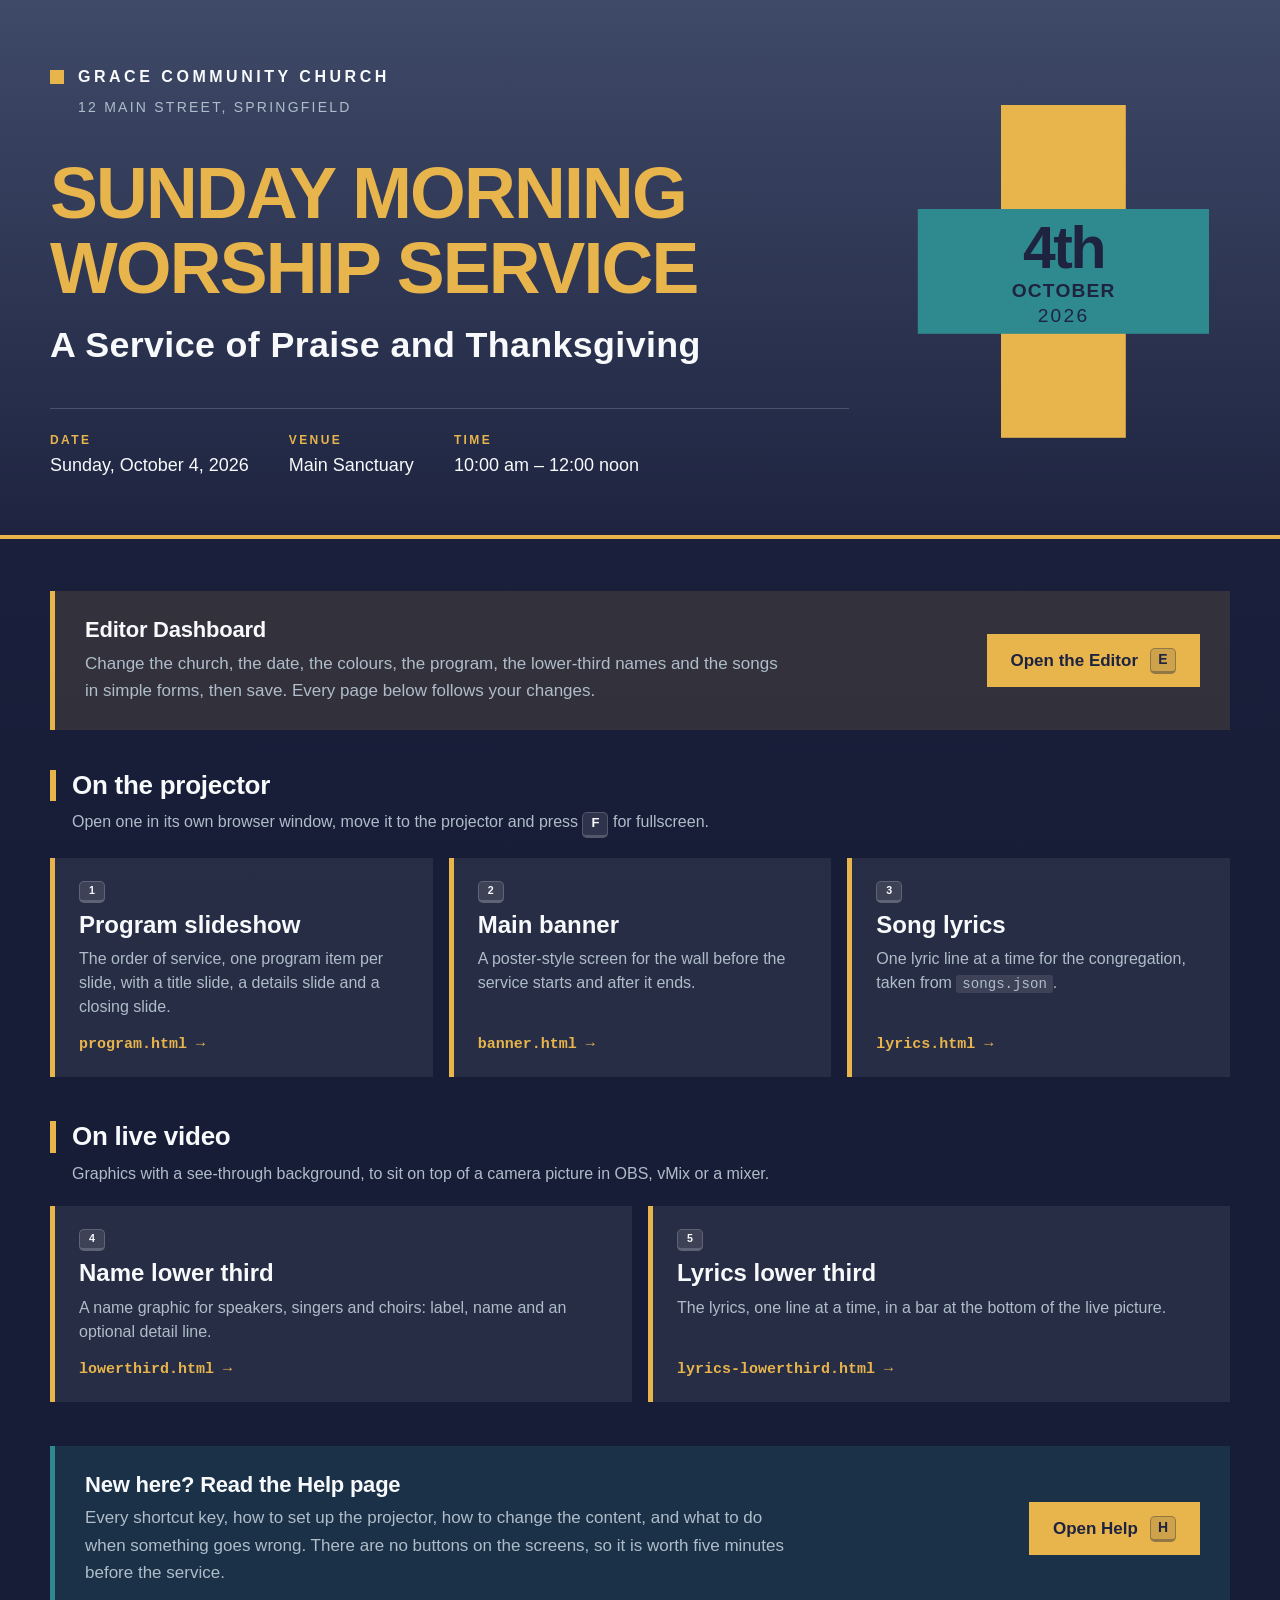
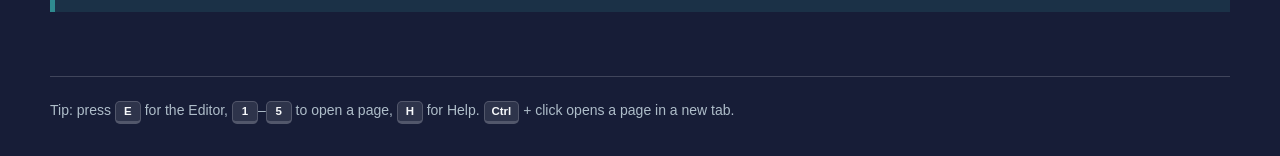
<file: index.html>
<!DOCTYPE html>
<html lang="en">
<head>
  <meta charset="utf-8">
  <meta name="viewport" content="width=device-width, initial-scale=1">
  <title>Church Live Hosting Program</title>
  <meta name="description" content="Start here: the program slideshow, main banner, lyrics, lower thirds and the Editor Dashboard, all driven from config.json and songs.json.">
  <link rel="stylesheet" href="home.css">
  <script src="data.js"></script>
</head>
<body>

<header class="hero" id="top">
  <div class="wrap hero-grid">
    <div class="hero-text">
      <p class="church"><i class="mark" aria-hidden="true"></i><span id="church"></span></p>
      <p class="place" id="place" hidden></p>

      <h1 id="headline"></h1>
      <p class="and" id="connector" hidden><span id="connectorText"></span></p>
      <p class="program" id="program" hidden></p>

      <dl class="facts" id="facts"></dl>
    </div>

    <div class="cross" id="cross" aria-hidden="true">
      <svg viewBox="0 0 400 400" focusable="false">
        <rect class="arm-v" x="125" y="0" width="150" height="400"/>
        <rect class="arm-h" x="25" y="125" width="350" height="150"/>
      </svg>
      <div class="plate" id="plate">
        <span class="plate-day" id="plateDay"></span>
        <span class="plate-month" id="plateMonth"></span>
        <span class="plate-year" id="plateYear"></span>
      </div>
    </div>
  </div>
</header>

<main class="wrap">

  <section class="help-strip edit-strip" aria-labelledby="g-edit">
    <div>
      <h2 id="g-edit">Editor Dashboard</h2>
      <p>Change the church, the date, the colours, the program, the lower-third names and the songs in simple forms, then save. Every page below follows your changes.</p>
    </div>
    <a class="btn" href="editor.html" data-key="e">Open the Editor <kbd>E</kbd></a>
  </section>

  <section class="group" aria-labelledby="g-screen">
    <h2 id="g-screen">On the projector</h2>
    <p class="group-note">Open one in its own browser window, move it to the projector and press <kbd>F</kbd> for fullscreen.</p>
    <div class="cards">
      <a class="card" href="program.html" data-key="1">
        <span class="card-k"><kbd>1</kbd></span>
        <strong>Program slideshow</strong>
        <span class="card-d">The order of service, one program item per slide, with a title slide, a details slide and a closing slide.</span>
        <em>program.html →</em>
      </a>
      <a class="card" href="banner.html" data-key="2">
        <span class="card-k"><kbd>2</kbd></span>
        <strong>Main banner</strong>
        <span class="card-d">A poster-style screen for the wall before the service starts and after it ends.</span>
        <em>banner.html →</em>
      </a>
      <a class="card" href="lyrics.html" data-key="3">
        <span class="card-k"><kbd>3</kbd></span>
        <strong>Song lyrics</strong>
        <span class="card-d">One lyric line at a time for the congregation, taken from <code>songs.json</code>.</span>
        <em>lyrics.html →</em>
      </a>
    </div>
  </section>

  <section class="group" aria-labelledby="g-video">
    <h2 id="g-video">On live video</h2>
    <p class="group-note">Graphics with a see-through background, to sit on top of a camera picture in OBS, vMix or a mixer.</p>
    <div class="cards two">
      <a class="card" href="lowerthird.html" data-key="4">
        <span class="card-k"><kbd>4</kbd></span>
        <strong>Name lower third</strong>
        <span class="card-d">A name graphic for speakers, singers and choirs: label, name and an optional detail line.</span>
        <em>lowerthird.html →</em>
      </a>
      <a class="card" href="lyrics-lowerthird.html" data-key="5">
        <span class="card-k"><kbd>5</kbd></span>
        <strong>Lyrics lower third</strong>
        <span class="card-d">The lyrics, one line at a time, in a bar at the bottom of the live picture.</span>
        <em>lyrics-lowerthird.html →</em>
      </a>
    </div>
  </section>

  <section class="help-strip" aria-labelledby="g-help">
    <div>
      <h2 id="g-help">New here? Read the Help page</h2>
      <p>Every shortcut key, how to set up the projector, how to change the content, and what to do when something goes wrong. There are no buttons on the screens, so it is worth five minutes before the service.</p>
    </div>
    <a class="btn" href="help.html" data-key="h">Open Help <kbd>H</kbd></a>
  </section>

</main>

<footer class="wrap foot">
  <p>Tip: press <kbd>E</kbd> for the Editor, <kbd>1</kbd>–<kbd>5</kbd> to open a page, <kbd>H</kbd> for Help. <kbd>Ctrl</kbd> + click opens a page in a new tab.</p>
</footer>

<script src="home.js"></script>
</body>
</html>
</file>
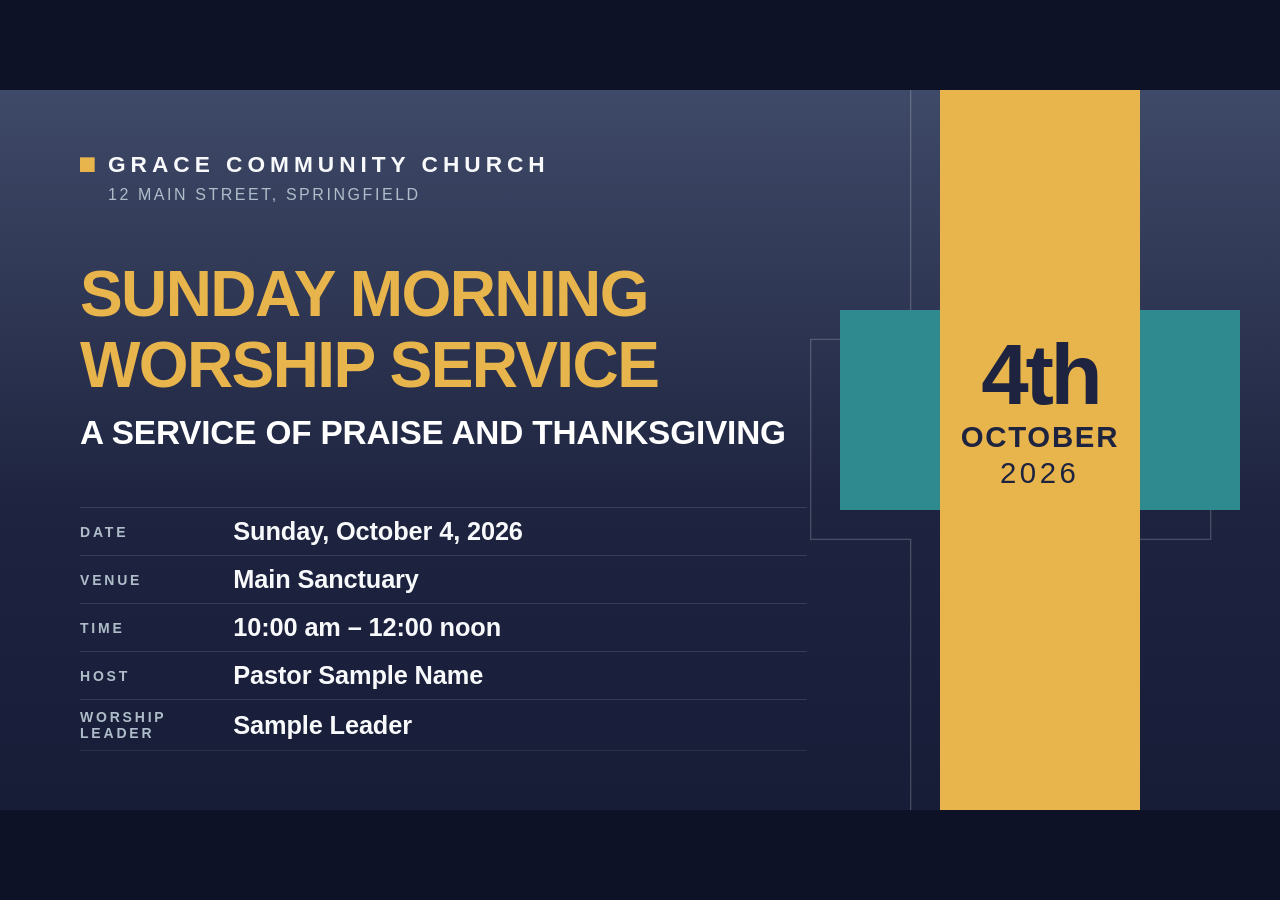
<file: banner.html>
<!DOCTYPE html>
<html lang="en">
<head>
  <meta charset="utf-8">
  <meta name="viewport" content="width=device-width, initial-scale=1">
  <title>Main Banner</title>
  <meta name="description" content="Main banner for the church service or event.">
  <link rel="stylesheet" href="banner.css">
  <script src="data.js"></script>
</head>
<body>
  <main id="stage" class="stage" aria-label="Main banner">

    <!-- Cross artwork -->
    <svg class="art" viewBox="0 0 1920 1080" aria-hidden="true" focusable="false">
      <path class="outline" d="M1410 -100 H1710 V330 H1860 V630 H1710 V1180 H1410 V630 H1260 V330 H1410 Z"/>
      <rect class="arm arm-h" x="1260" y="330" width="600" height="300"/>
      <rect class="arm arm-v" x="1410" y="-100" width="300" height="1280"/>
    </svg>

    <!-- Date plate in the centre of the cross (filled from config.json) -->
    <div class="plate" id="plate">
      <span class="plate-day" id="plateDay"></span>
      <span class="plate-month" id="plateMonth"></span>
      <span class="plate-year" id="plateYear"></span>
    </div>

    <div class="content">
      <header class="head">
        <p class="church"><i class="mark" aria-hidden="true"></i><span id="church"></span></p>
        <p class="place" id="place"></p>
      </header>

      <section class="title">
        <h1 id="headline"></h1>
        <p class="and" id="connector"><span class="mask"><span class="line" id="connectorText"></span></span></p>
        <p class="program" id="program"><span class="mask"><span class="line" id="programText"></span></span></p>
      </section>

      <dl class="facts" id="facts"></dl>
    </div>
  </main>

  <script src="banner.js"></script>
</body>
</html>
</file>
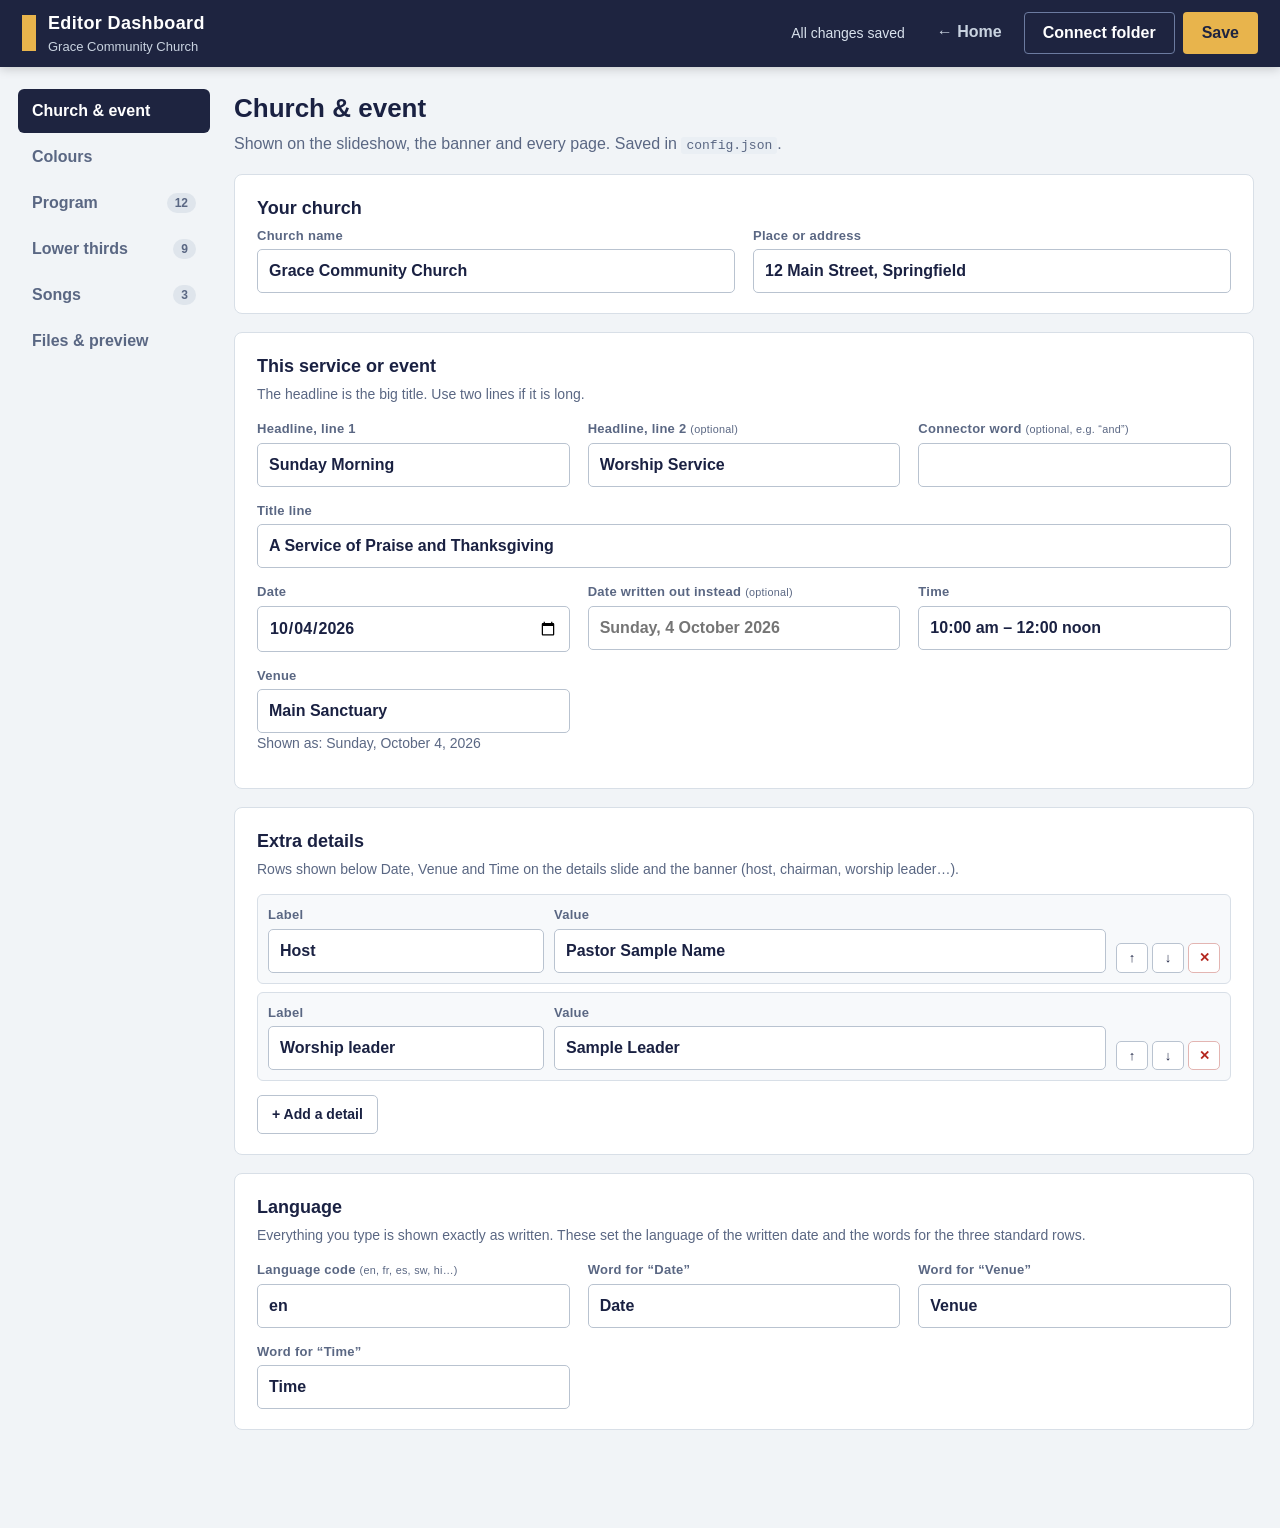
<file: editor.html>
<!DOCTYPE html>
<html lang="en" data-editor>
<head>
  <meta charset="utf-8">
  <meta name="viewport" content="width=device-width, initial-scale=1">
  <title>Editor Dashboard</title>
  <meta name="description" content="Edit the church details, program, lower-third names and songs, stored as JSON.">
  <link rel="stylesheet" href="editor.css">
  <script src="data.js"></script>
</head>
<body>

<header class="top">
  <div class="brand">
    <i class="mark" aria-hidden="true"></i>
    <div><strong>Editor Dashboard</strong><span id="churchName">Church Live Hosting Program</span></div>
  </div>
  <div class="status" id="status" role="status" aria-live="polite"></div>
  <div class="actions">
    <a class="home" href="index.html" title="Back to the home page">&larr; Home</a>
    <button type="button" id="btnConnect" class="ghost" hidden>Connect folder</button>
    <button type="button" id="btnSave" class="primary" title="Save (Ctrl + S)">Save</button>
  </div>
</header>

<div class="layout">
  <nav class="tabs" id="tabs" aria-label="Sections">
    <button type="button" data-tab="church">Church &amp; event</button>
    <button type="button" data-tab="colours">Colours</button>
    <button type="button" data-tab="program">Program <span class="count" id="cProgram"></span></button>
    <button type="button" data-tab="lower">Lower thirds <span class="count" id="cLower"></span></button>
    <button type="button" data-tab="songs">Songs <span class="count" id="cSongs"></span></button>
    <button type="button" data-tab="files">Files &amp; preview</button>
  </nav>
  <main id="panel" tabindex="-1"></main>
</div>

<div id="toast" class="toast" role="status"></div>

<dialog id="dlg"></dialog>
<input type="file" id="importInput" accept=".json,application/json" multiple hidden>

<script src="editor.js"></script>
</body>
</html>
</file>
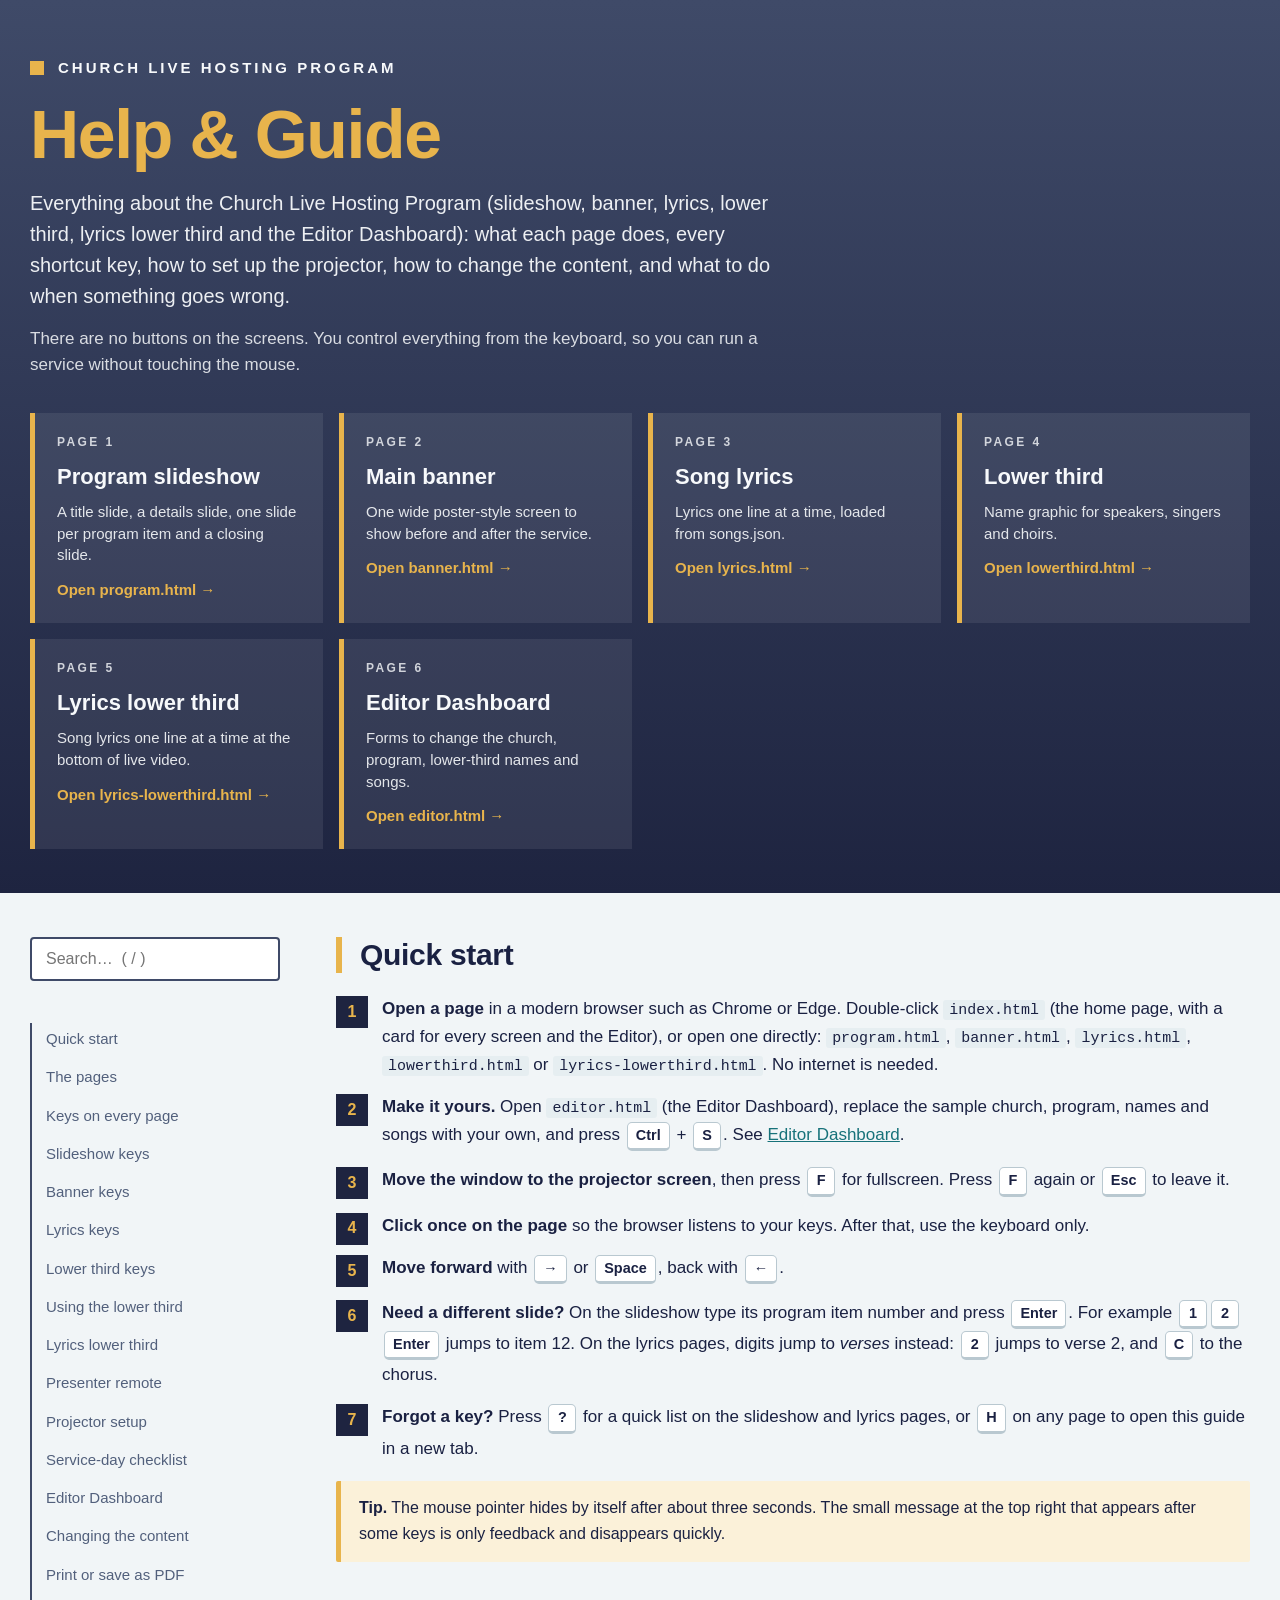
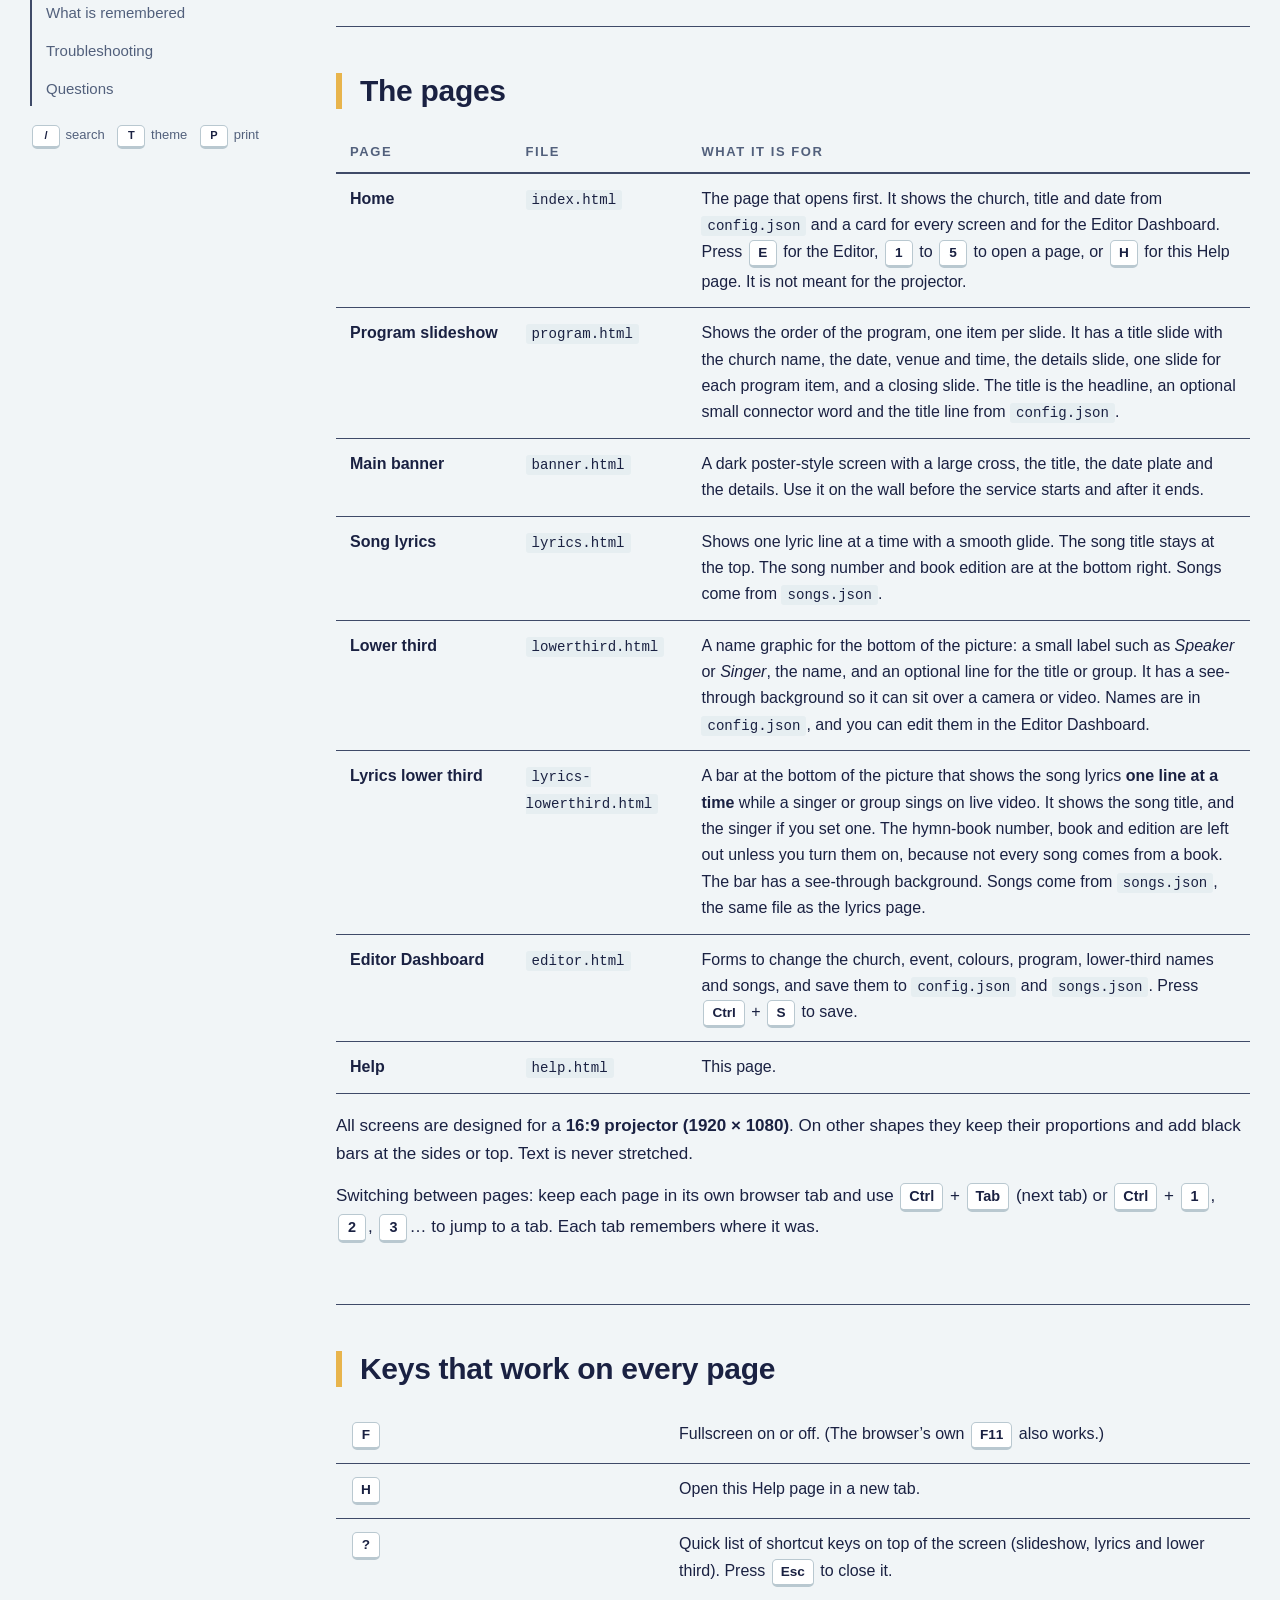
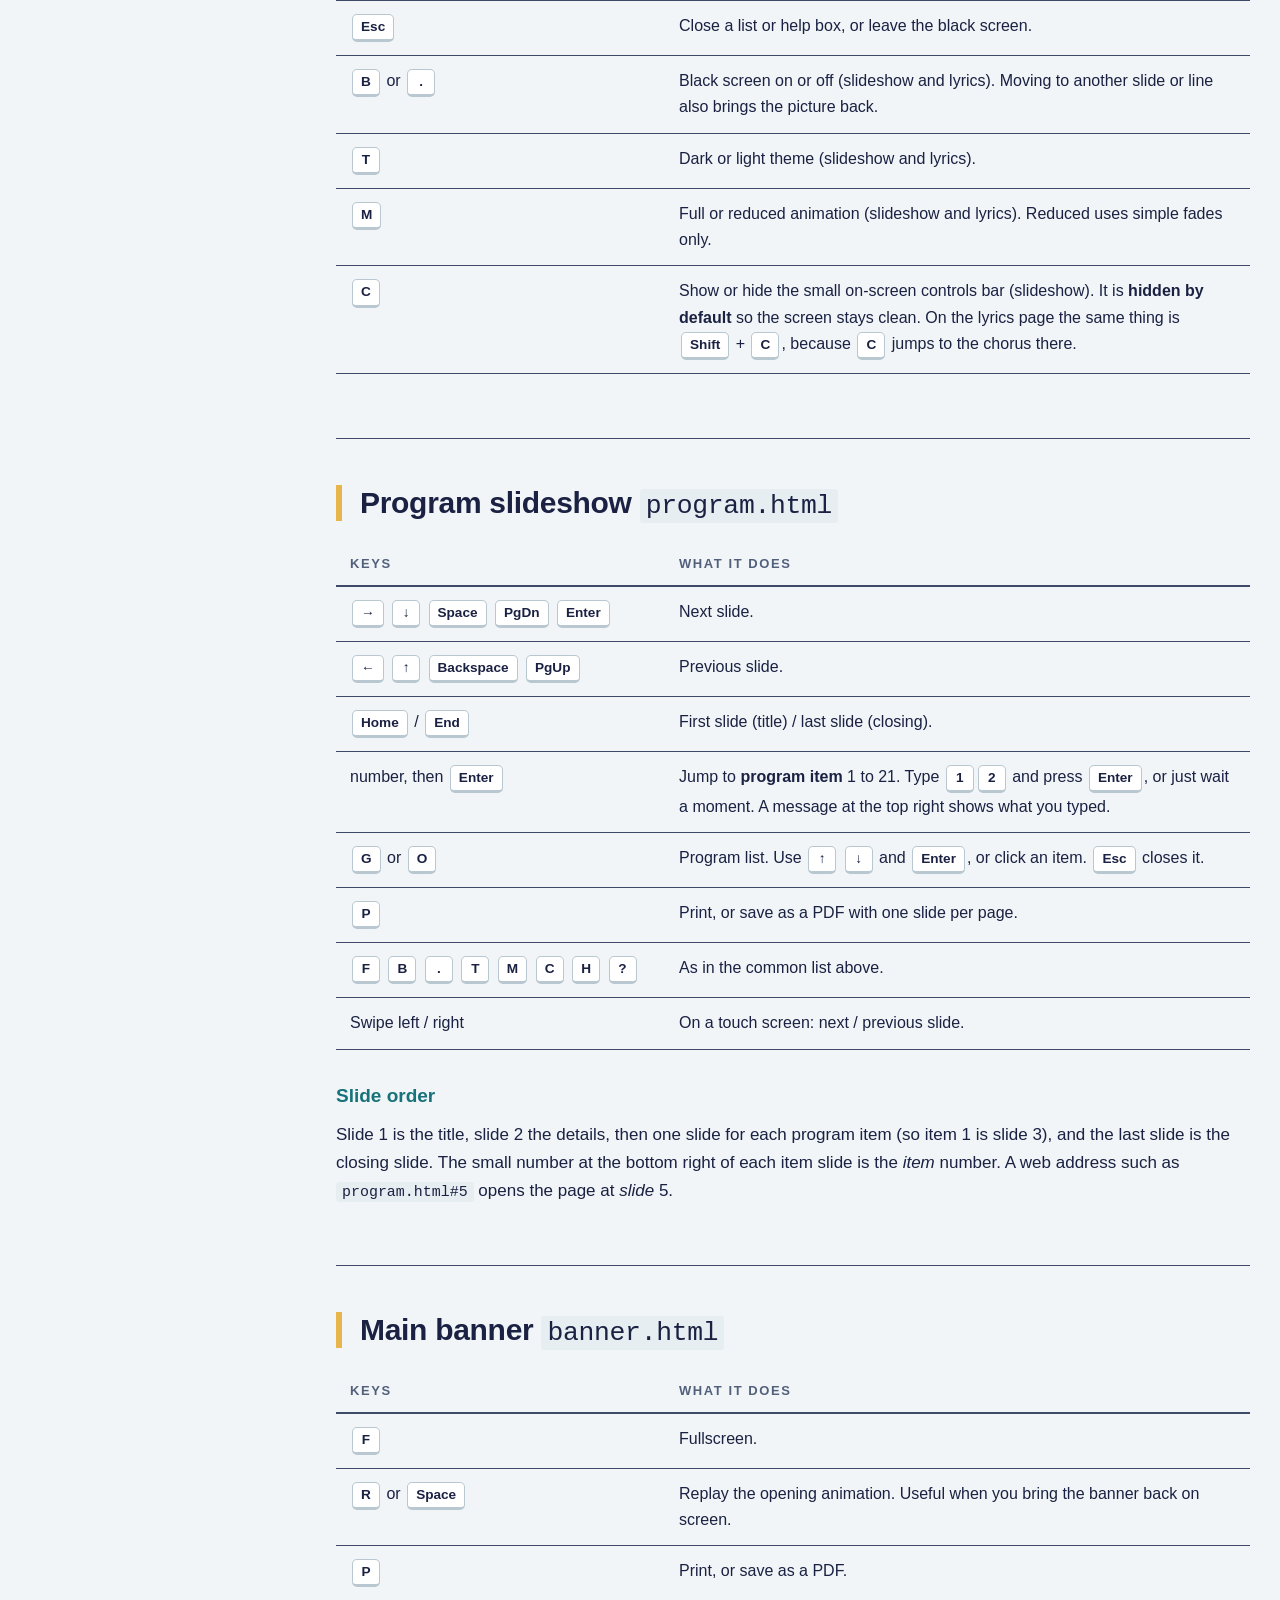
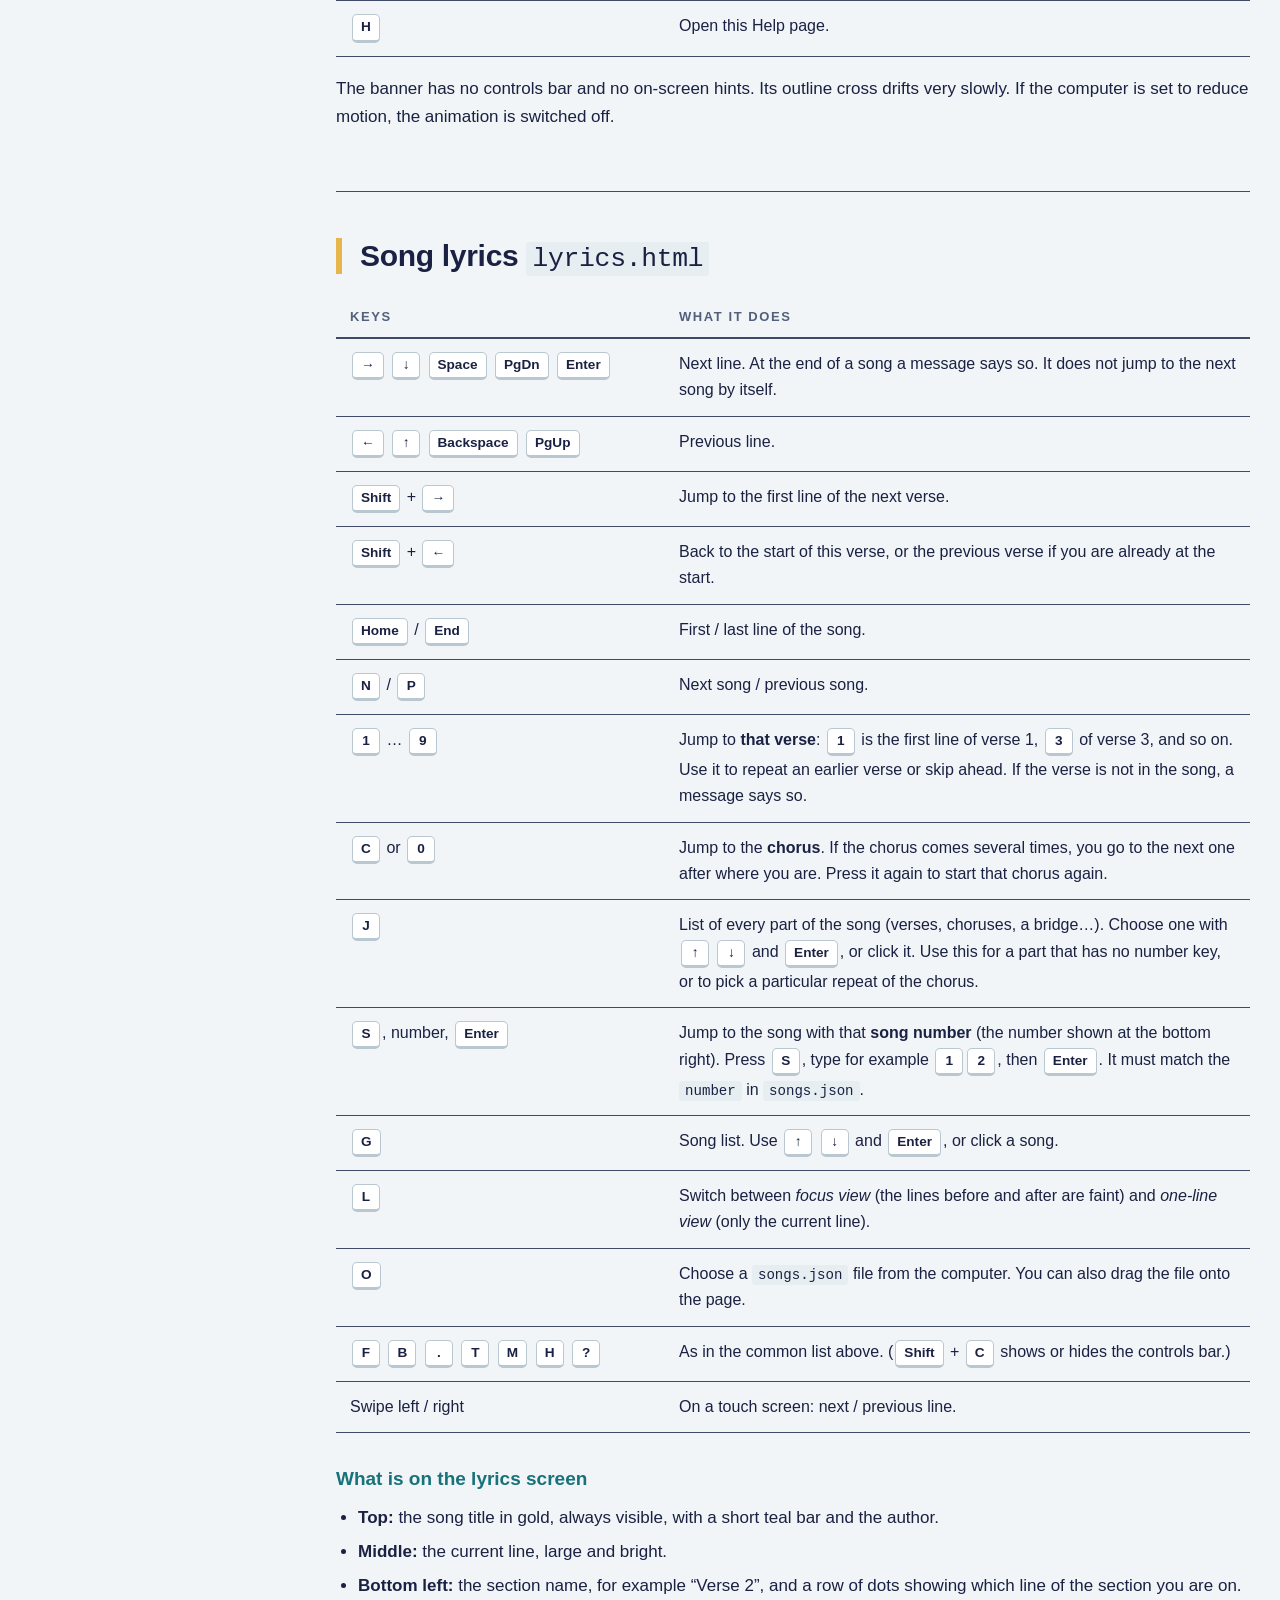
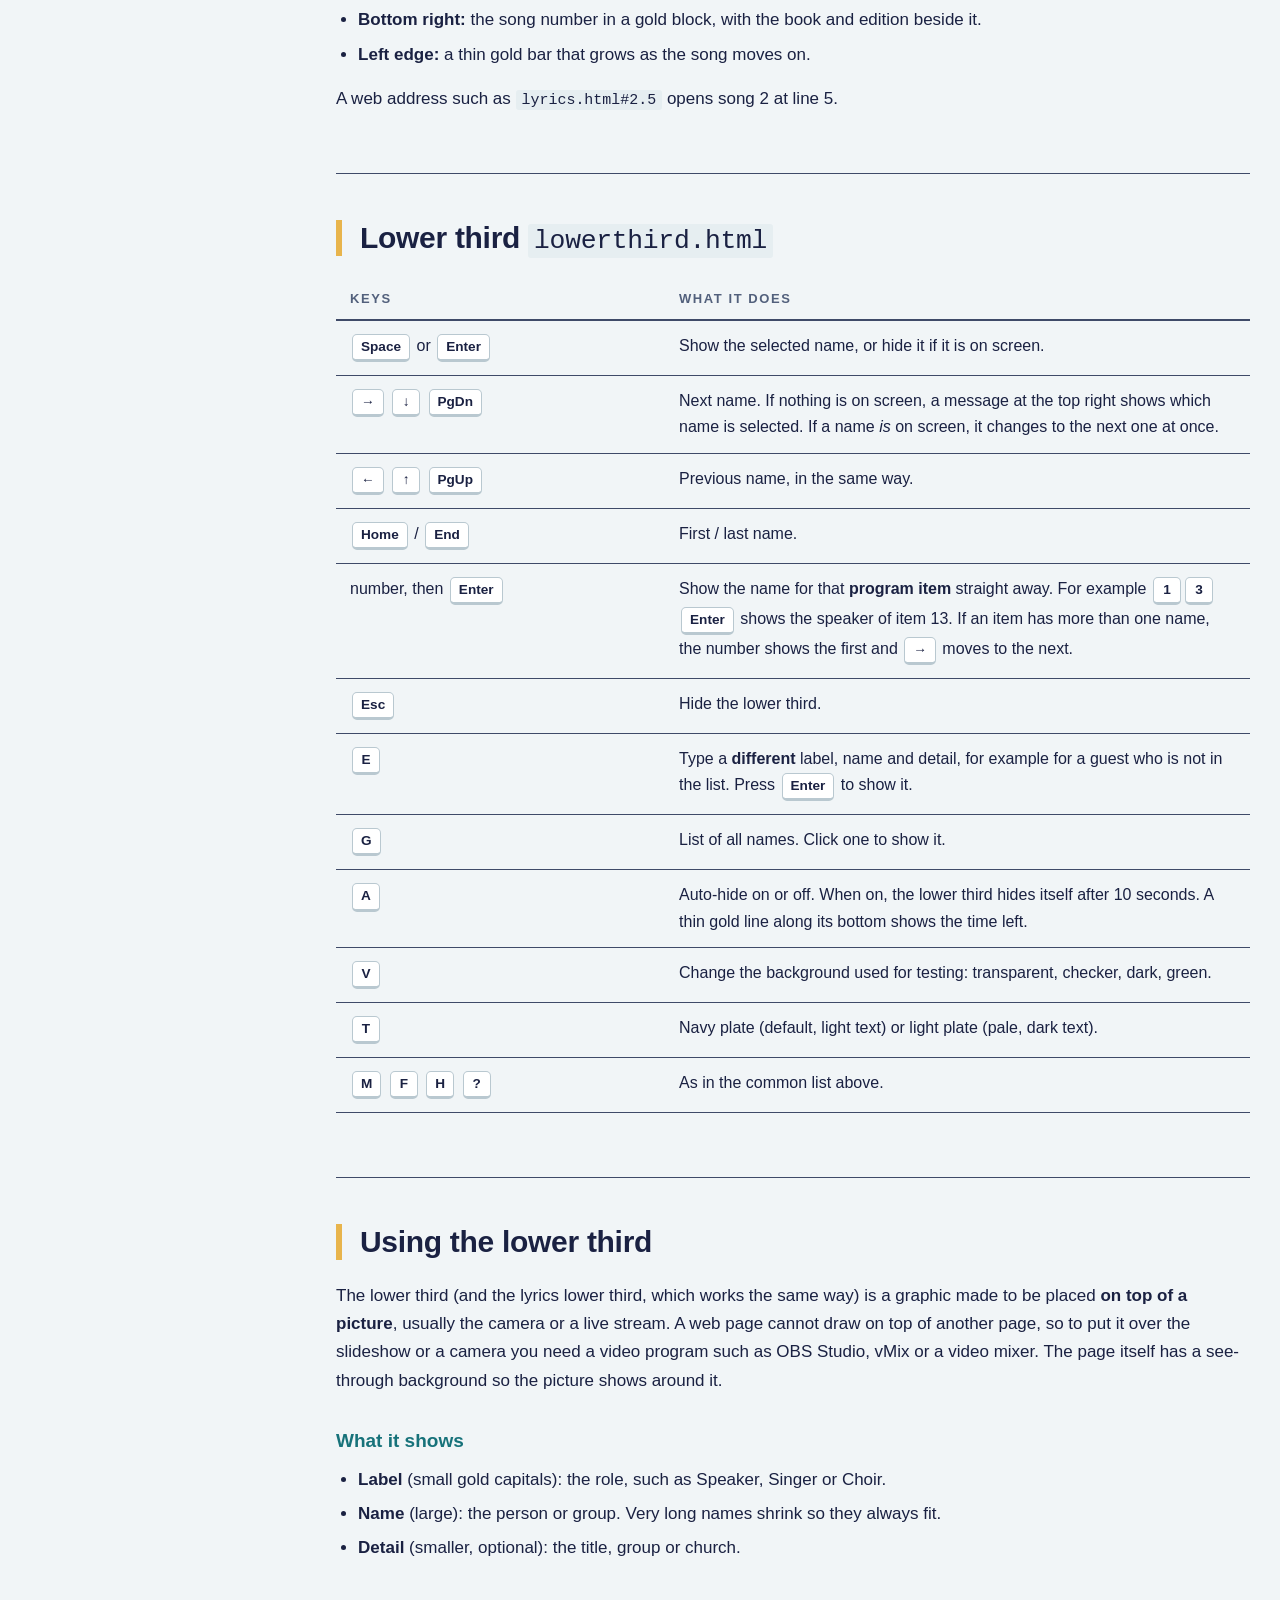
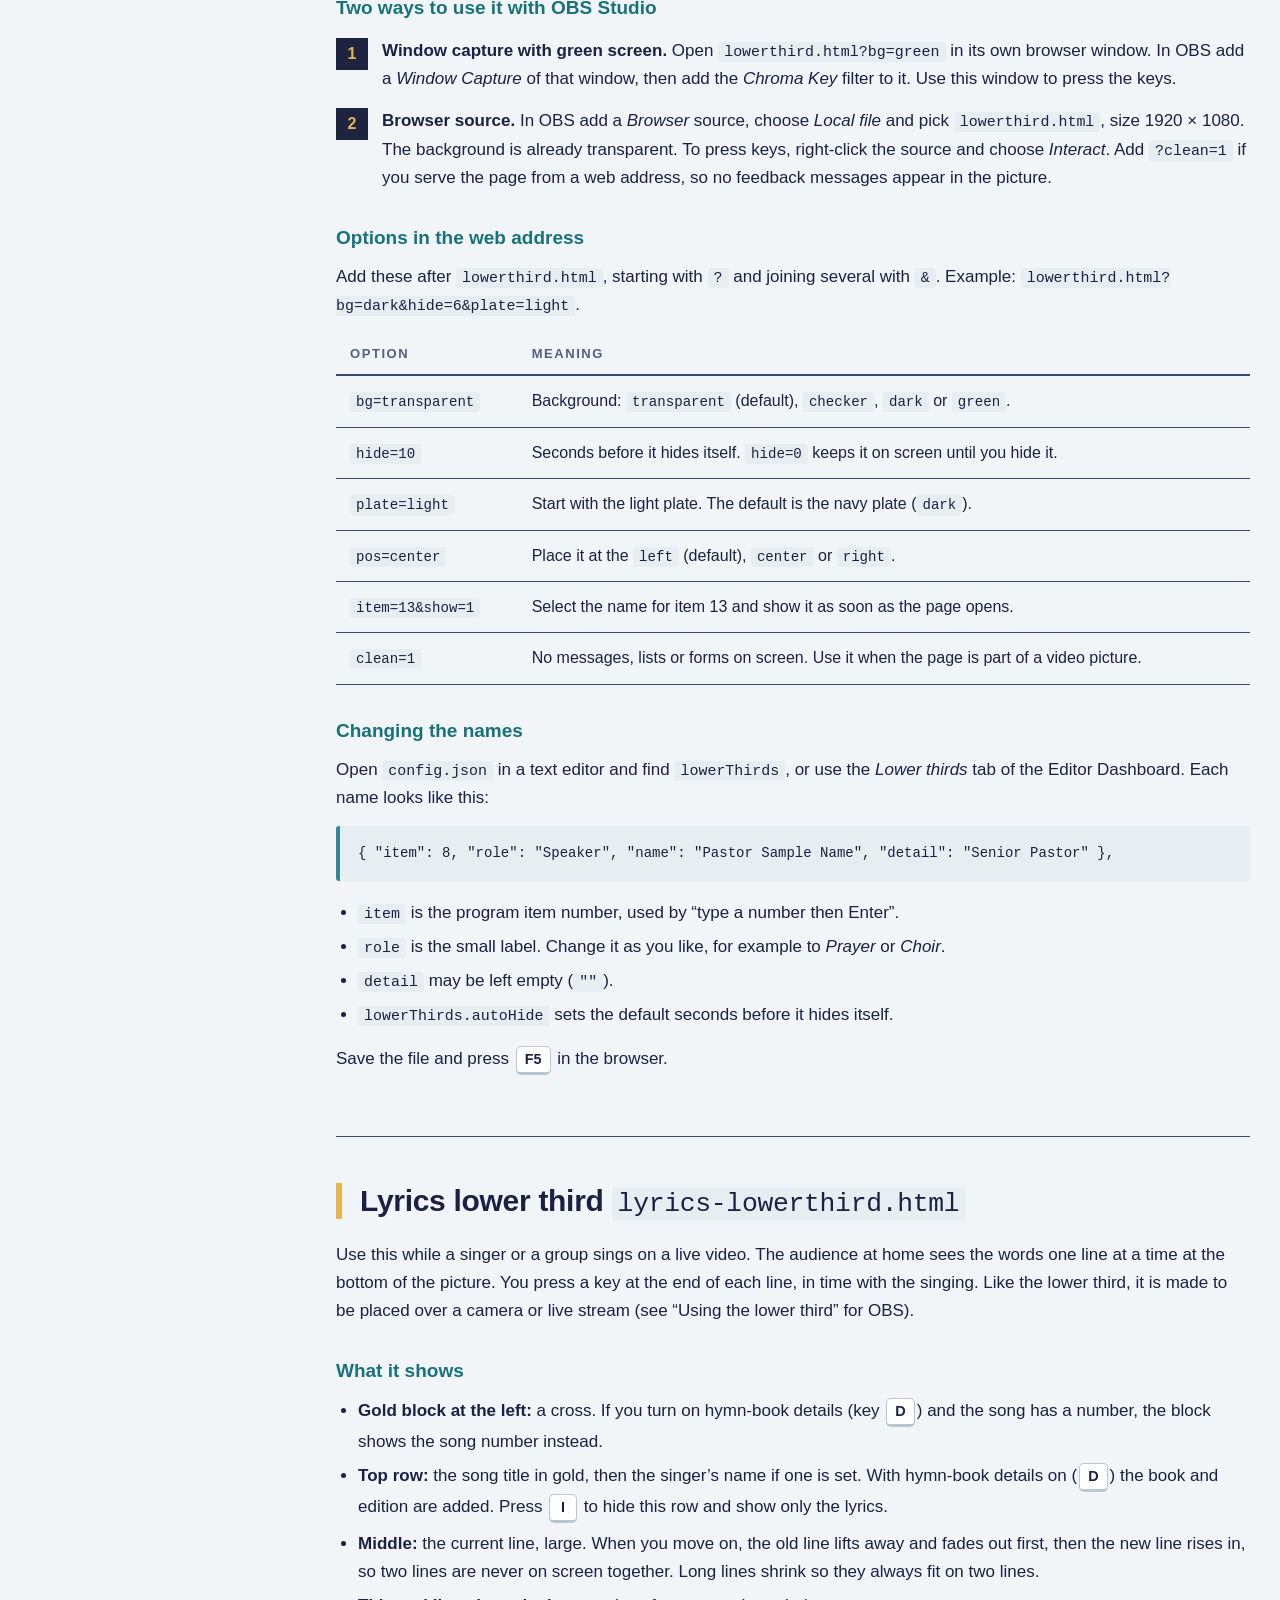
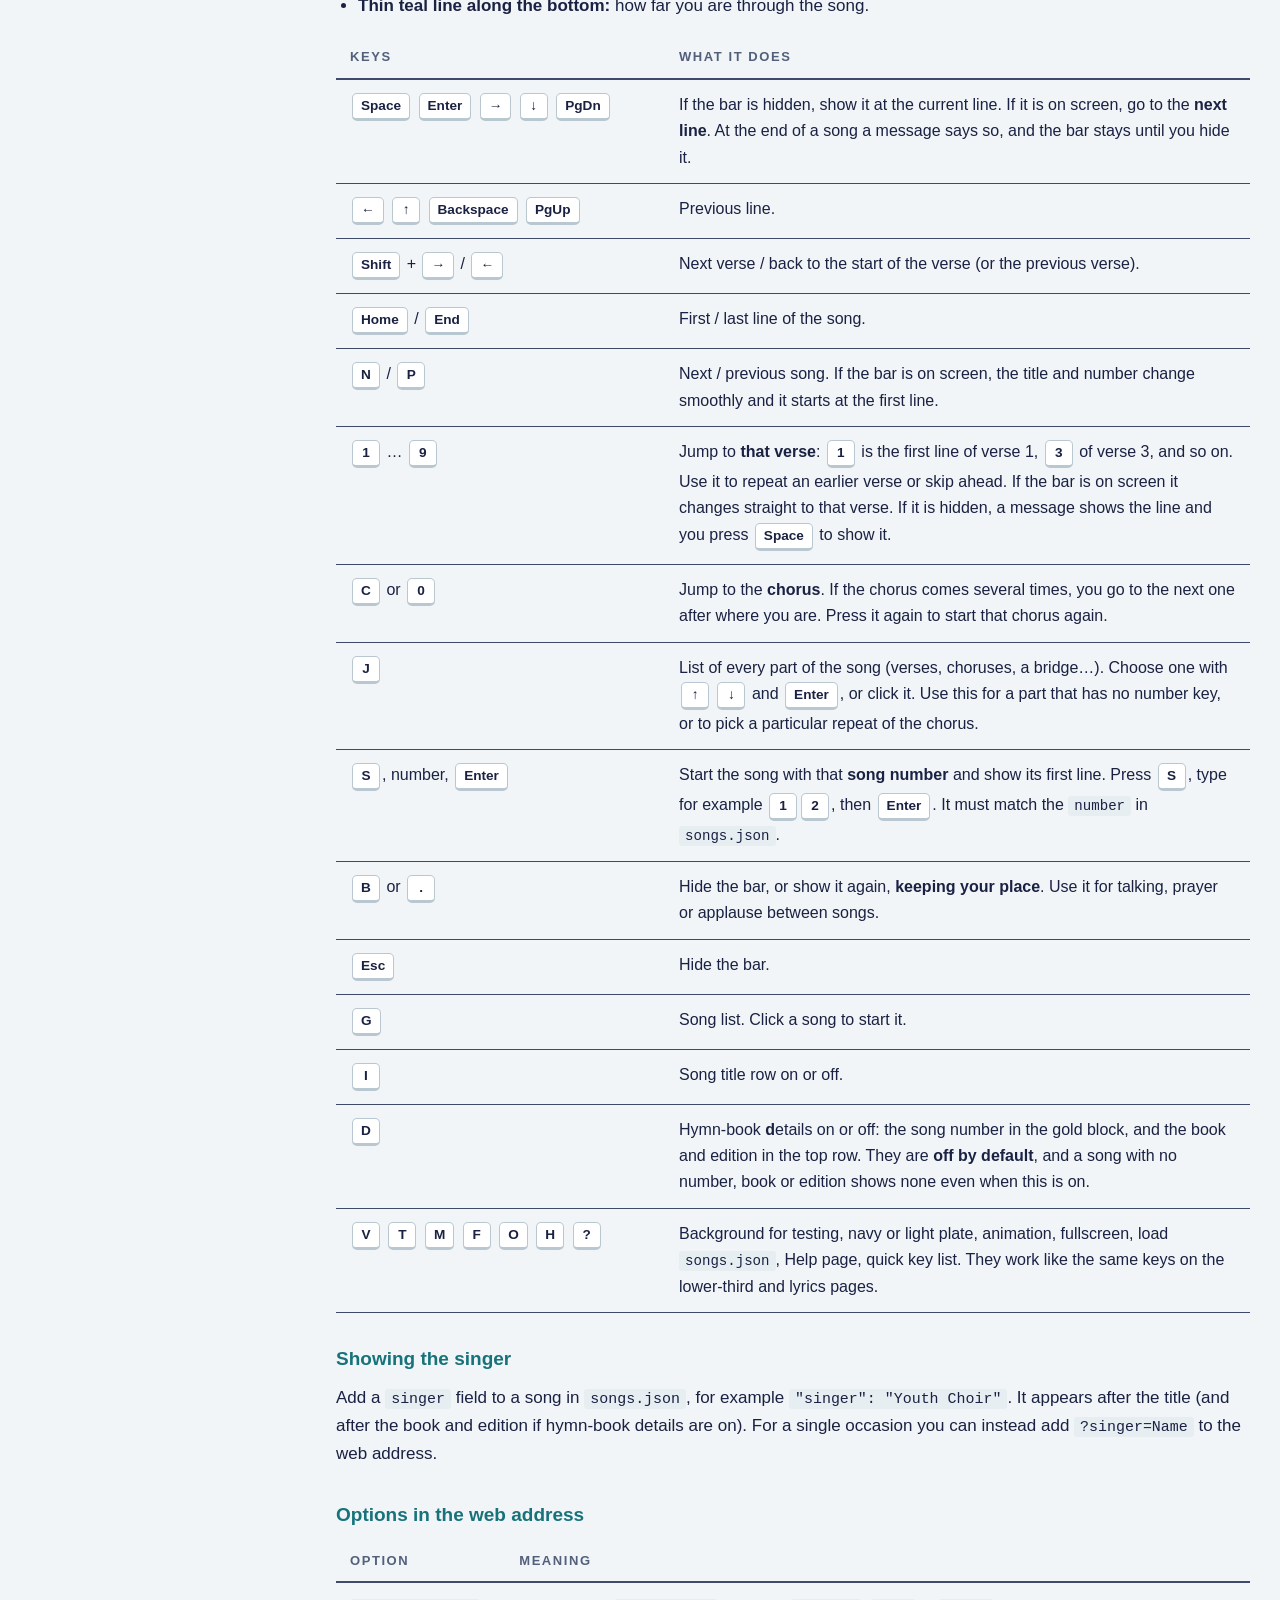
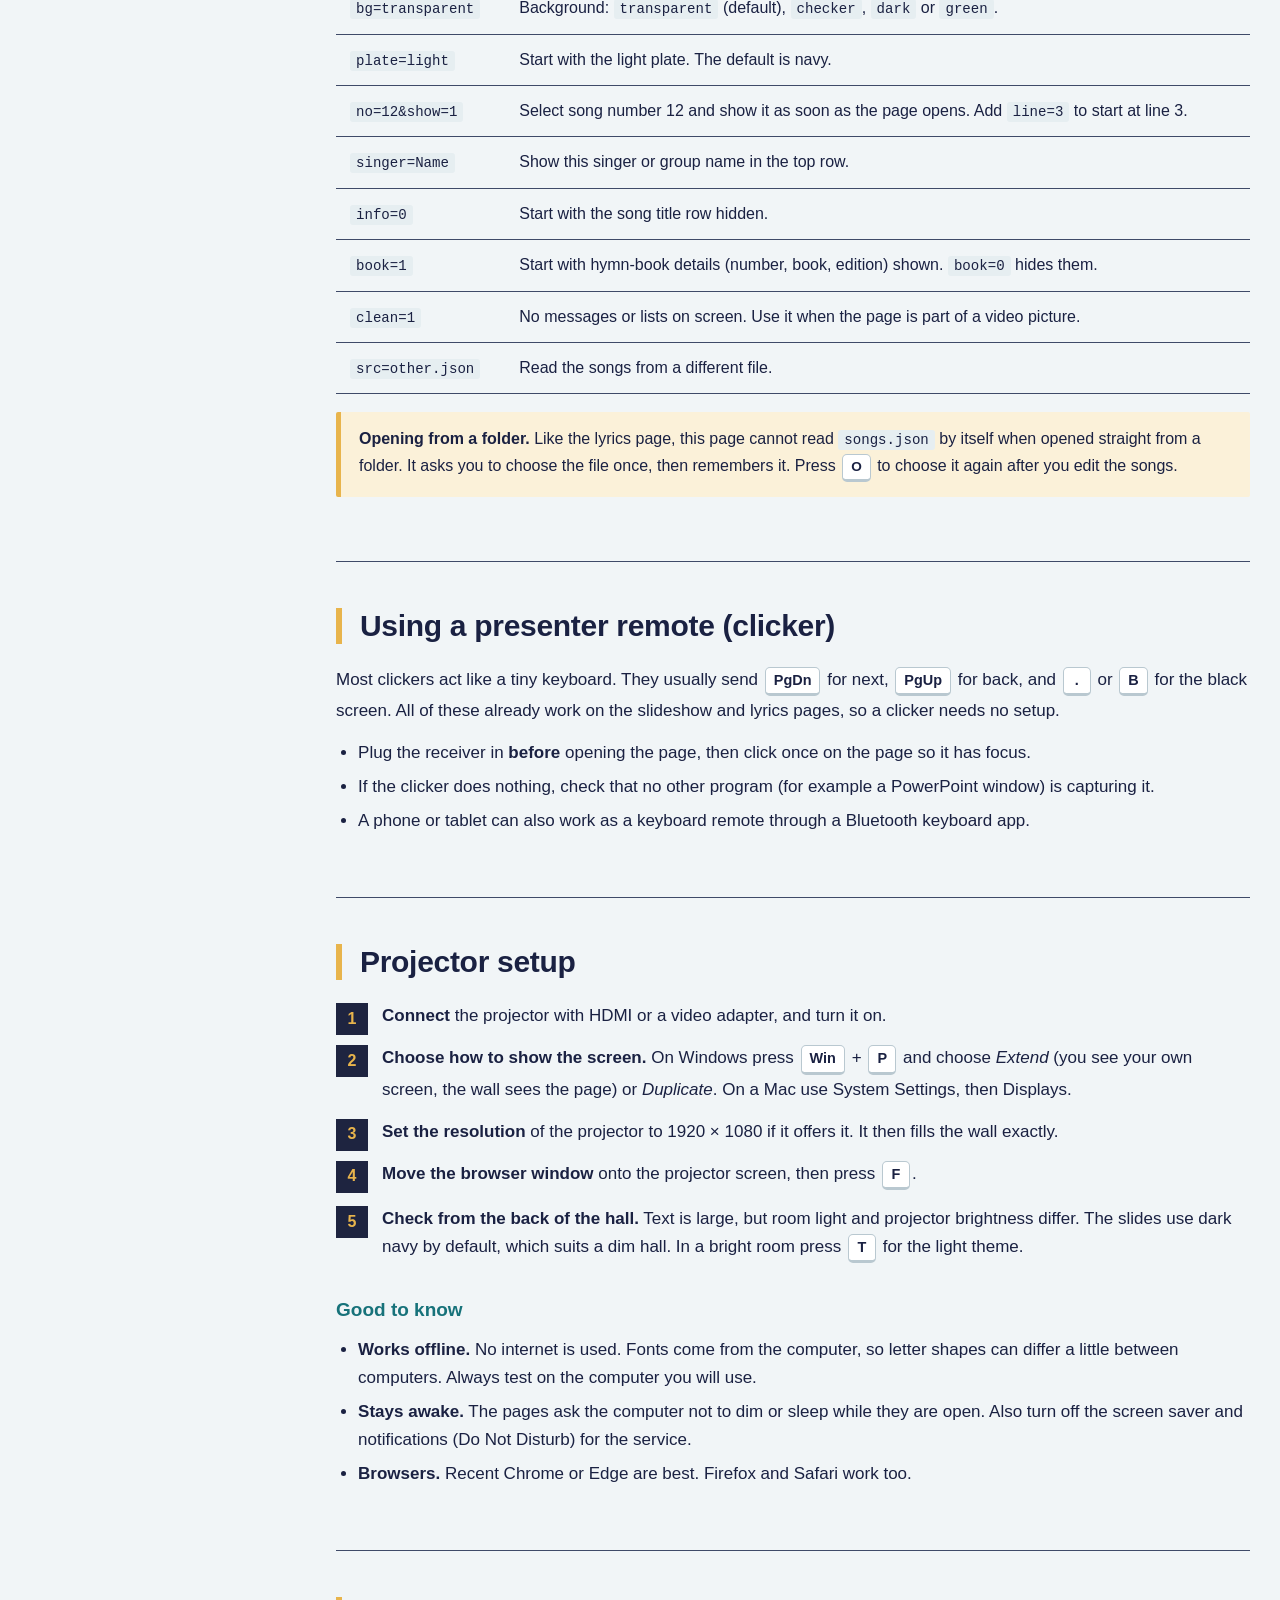
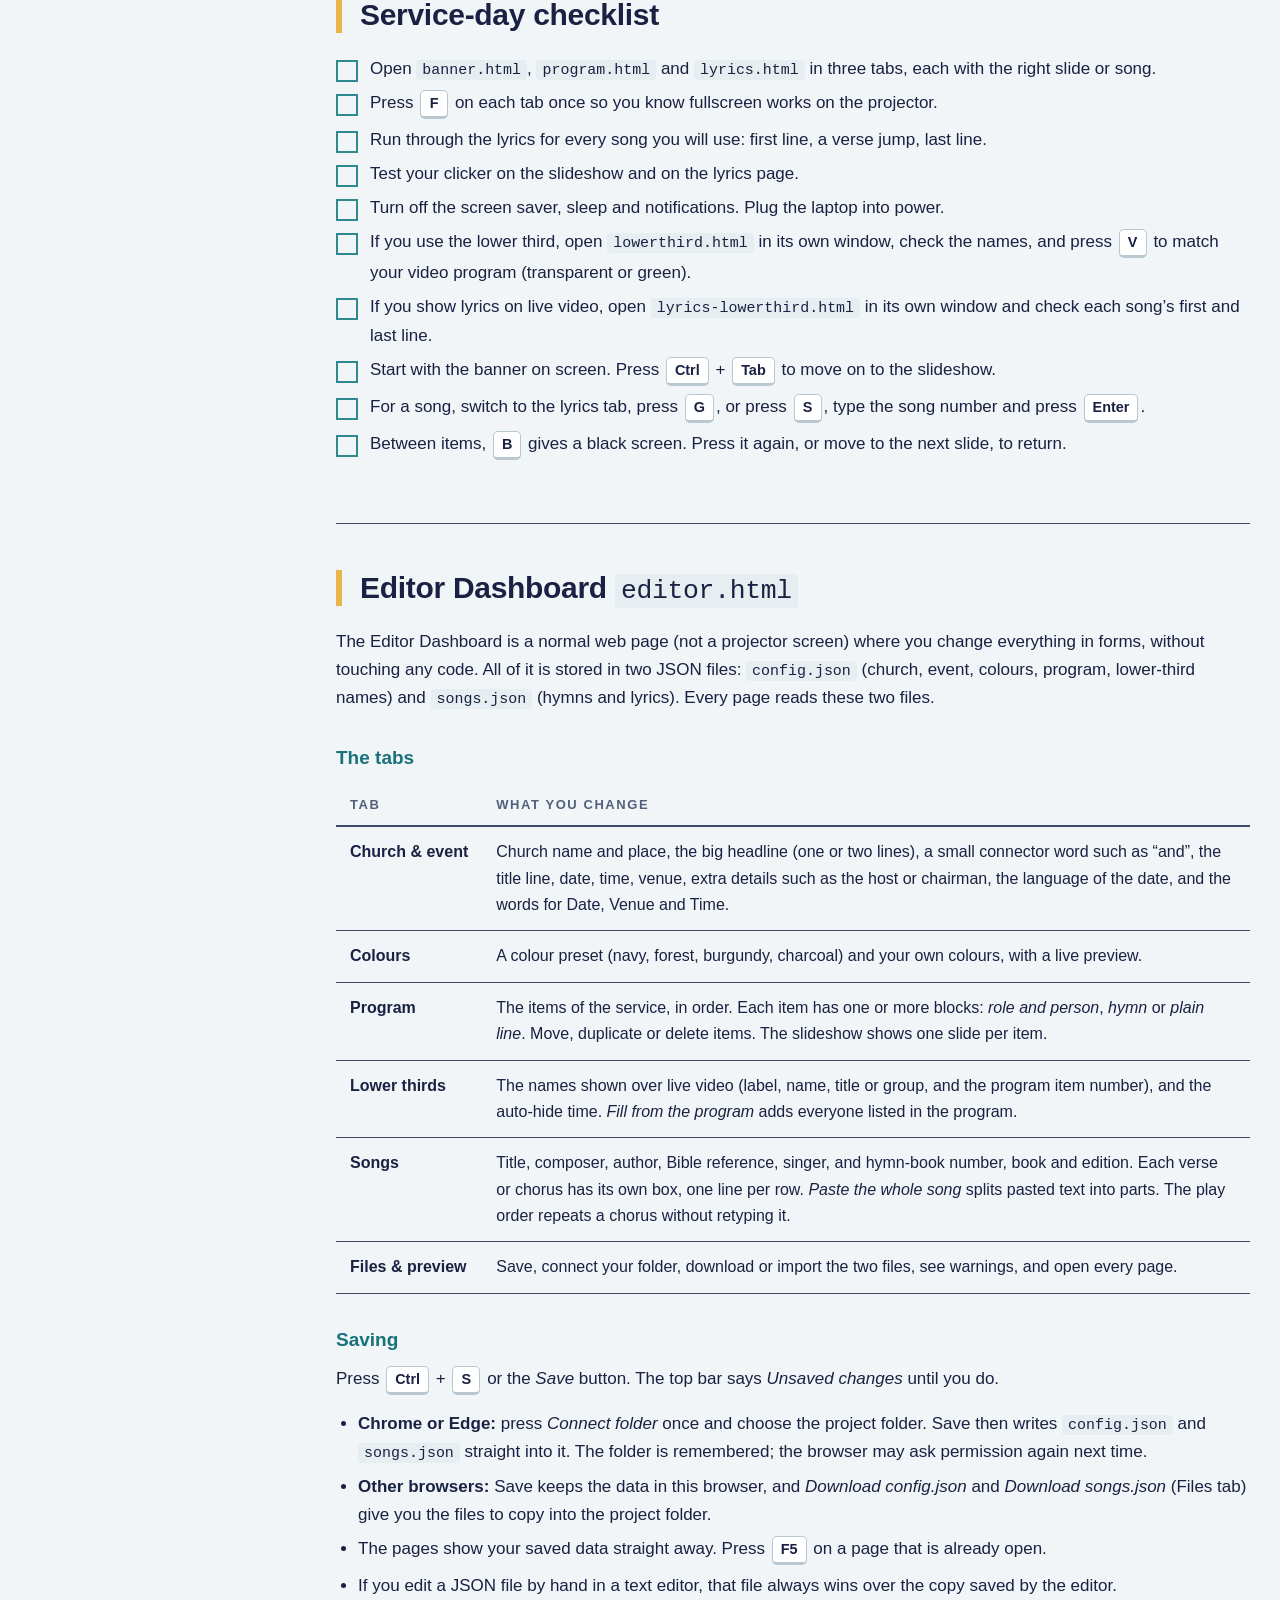
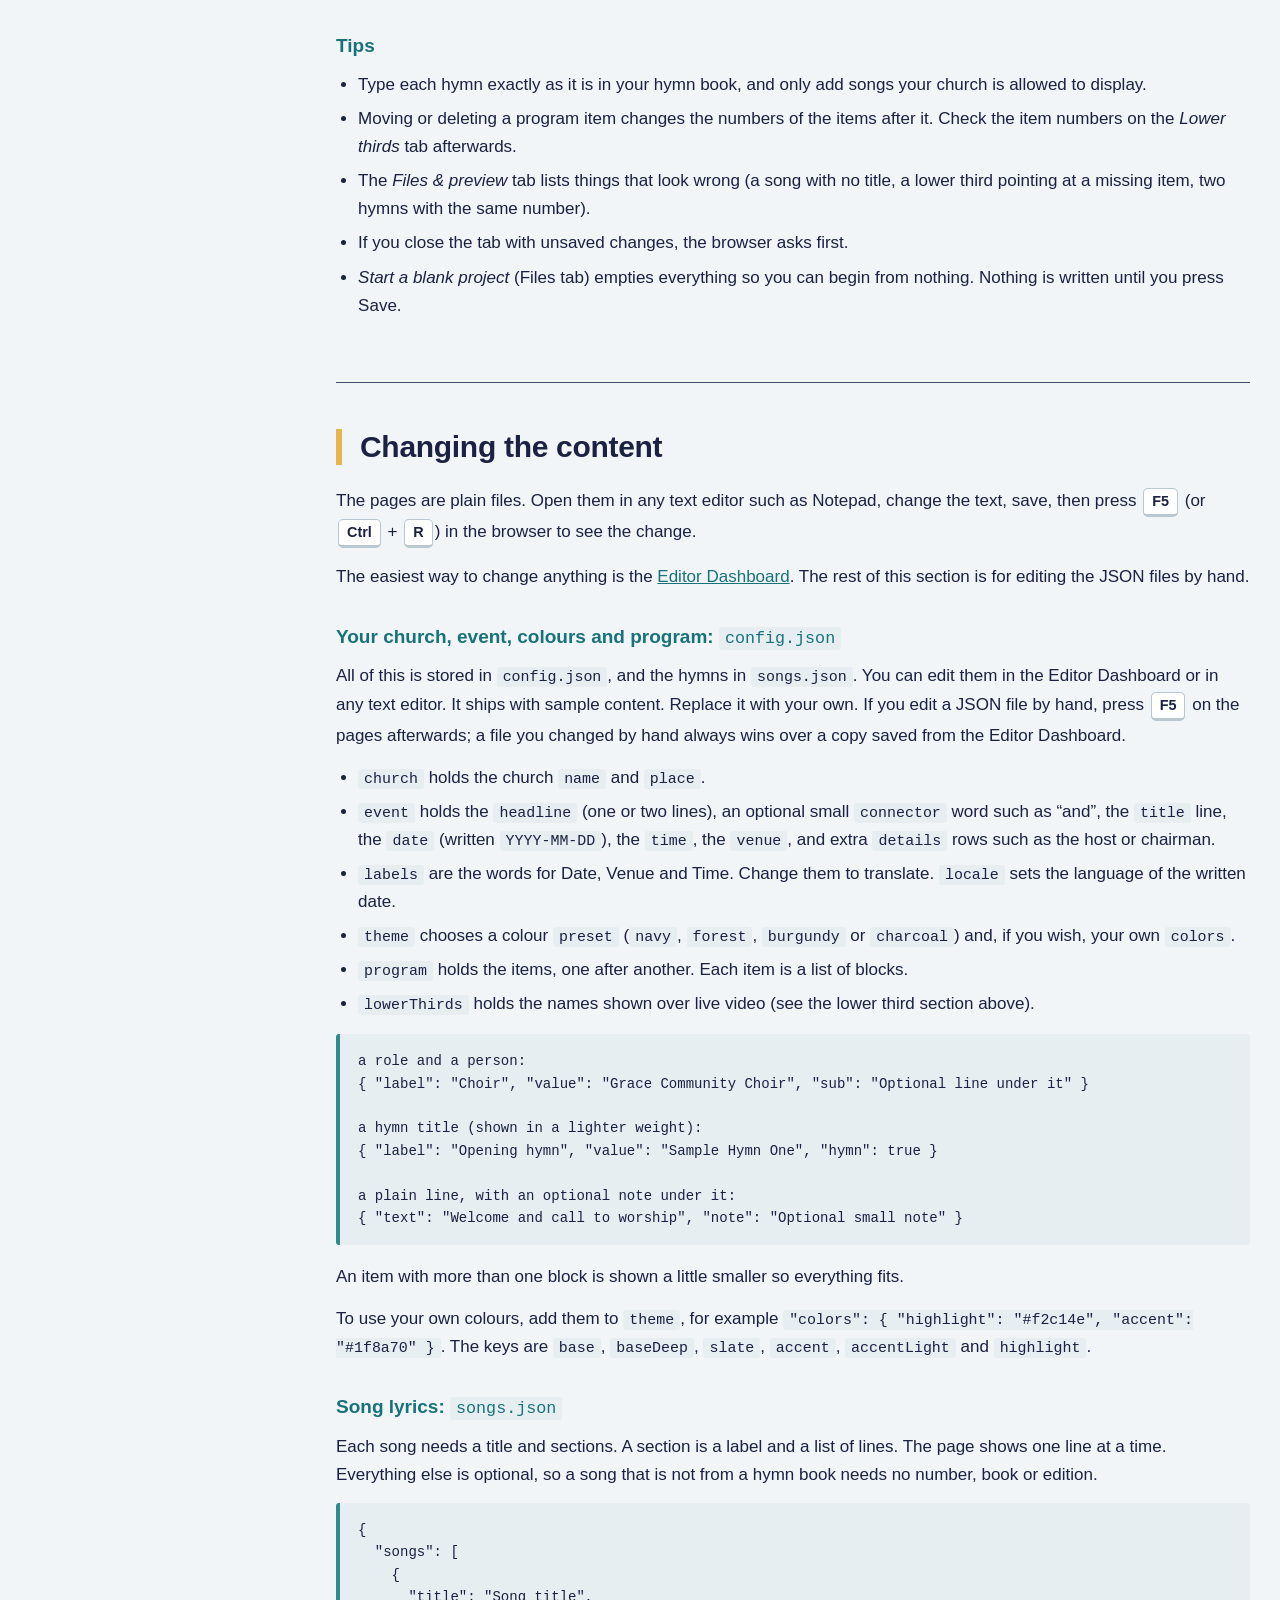
<file: help.html>
<!DOCTYPE html>
<html lang="en">
<head>
  <meta charset="utf-8">
  <meta name="viewport" content="width=device-width, initial-scale=1">
  <title>Help</title>
  <meta name="description" content="How to use the program slideshow, main banner and lyrics pages: shortcut keys, setup, editing and troubleshooting.">
  <link rel="stylesheet" href="help.css">
  <script src="data.js"></script>
</head>
<body>

<header class="hero" id="top">
  <div class="wrap">
    <p class="eyebrow"><i class="mark" aria-hidden="true"></i>Church Live Hosting Program</p>
    <h1>Help &amp; Guide</h1>
    <p class="lede">Everything about the Church Live Hosting Program (slideshow, banner, lyrics, lower third, lyrics lower third and the Editor Dashboard): what each page does, every shortcut key, how to set up the projector, how to change the content, and what to do when something goes wrong.</p>
    <p class="lede small">There are no buttons on the screens. You control everything from the keyboard, so you can run a service without touching the mouse.</p>

    <div class="cards">
      <a class="card" href="program.html">
        <span class="card-k">Page 1</span>
        <strong>Program slideshow</strong>
        <span>A title slide, a details slide, one slide per program item and a closing slide.</span>
        <em>Open program.html →</em>
      </a>
      <a class="card" href="banner.html">
        <span class="card-k">Page 2</span>
        <strong>Main banner</strong>
        <span>One wide poster-style screen to show before and after the service.</span>
        <em>Open banner.html →</em>
      </a>
      <a class="card" href="lyrics.html">
        <span class="card-k">Page 3</span>
        <strong>Song lyrics</strong>
        <span>Lyrics one line at a time, loaded from songs.json.</span>
        <em>Open lyrics.html →</em>
      </a>
      <a class="card" href="lowerthird.html">
        <span class="card-k">Page 4</span>
        <strong>Lower third</strong>
        <span>Name graphic for speakers, singers and choirs.</span>
        <em>Open lowerthird.html →</em>
      </a>
      <a class="card" href="lyrics-lowerthird.html">
        <span class="card-k">Page 5</span>
        <strong>Lyrics lower third</strong>
        <span>Song lyrics one line at a time at the bottom of live video.</span>
        <em>Open lyrics-lowerthird.html →</em>
      </a>
      <a class="card" href="editor.html">
        <span class="card-k">Page 6</span>
        <strong>Editor Dashboard</strong>
        <span>Forms to change the church, program, lower-third names and songs.</span>
        <em>Open editor.html →</em>
      </a>
    </div>
  </div>
</header>

<div class="wrap layout">

  <nav class="toc" aria-label="Contents">
    <div class="search">
      <label for="q" class="sr">Search the help</label>
      <input id="q" type="search" placeholder="Search…  ( / )" autocomplete="off" spellcheck="false">
      <p id="count" class="count" role="status"></p>
    </div>
    <ol>
      <li><a href="#quick-start">Quick start</a></li>
      <li><a href="#pages">The pages</a></li>
      <li><a href="#keys-common">Keys on every page</a></li>
      <li><a href="#keys-slideshow">Slideshow keys</a></li>
      <li><a href="#keys-banner">Banner keys</a></li>
      <li><a href="#keys-lyrics">Lyrics keys</a></li>
      <li><a href="#keys-lowerthird">Lower third keys</a></li>
      <li><a href="#lowerthird-use">Using the lower third</a></li>
      <li><a href="#keys-lyrics-lt">Lyrics lower third</a></li>
      <li><a href="#remote">Presenter remote</a></li>
      <li><a href="#setup">Projector setup</a></li>
      <li><a href="#service-day">Service-day checklist</a></li>
      <li><a href="#editor">Editor Dashboard</a></li>
      <li><a href="#edit">Changing the content</a></li>
      <li><a href="#print">Print or save as PDF</a></li>
      <li><a href="#remembered">What is remembered</a></li>
      <li><a href="#troubleshooting">Troubleshooting</a></li>
      <li><a href="#faq">Questions</a></li>
    </ol>
    <p class="toc-keys"><kbd>/</kbd> search &nbsp; <kbd>T</kbd> theme &nbsp; <kbd>P</kbd> print</p>
  </nav>

  <main class="content" id="content">

    <section class="block" id="quick-start" data-section>
      <h2>Quick start</h2>
      <ol class="steps">
        <li><strong>Open a page</strong> in a modern browser such as Chrome or Edge. Double-click <code>index.html</code> (the home page, with a card for every screen and the Editor), or open one directly: <code>program.html</code>, <code>banner.html</code>, <code>lyrics.html</code>, <code>lowerthird.html</code> or <code>lyrics-lowerthird.html</code>. No internet is needed.</li>
        <li><strong>Make it yours.</strong> Open <code>editor.html</code> (the Editor Dashboard), replace the sample church, program, names and songs with your own, and press <kbd>Ctrl</kbd> + <kbd>S</kbd>. See <a href="#editor">Editor Dashboard</a>.</li>
        <li><strong>Move the window to the projector screen</strong>, then press <kbd>F</kbd> for fullscreen. Press <kbd>F</kbd> again or <kbd>Esc</kbd> to leave it.</li>
        <li><strong>Click once on the page</strong> so the browser listens to your keys. After that, use the keyboard only.</li>
        <li><strong>Move forward</strong> with <kbd>→</kbd> or <kbd>Space</kbd>, back with <kbd>←</kbd>.</li>
        <li><strong>Need a different slide?</strong> On the slideshow type its program item number and press <kbd>Enter</kbd>. For example <kbd>1</kbd><kbd>2</kbd><kbd>Enter</kbd> jumps to item 12. On the lyrics pages, digits jump to <em>verses</em> instead: <kbd>2</kbd> jumps to verse 2, and <kbd>C</kbd> to the chorus.</li>
        <li><strong>Forgot a key?</strong> Press <kbd>?</kbd> for a quick list on the slideshow and lyrics pages, or <kbd>H</kbd> on any page to open this guide in a new tab.</li>
      </ol>
      <div class="note"><strong>Tip.</strong> The mouse pointer hides by itself after about three seconds. The small message at the top right that appears after some keys is only feedback and disappears quickly.</div>
    </section>

    <section class="block" id="pages" data-section>
      <h2>The pages</h2>
      <div class="table-wrap">
      <table class="plain">
        <thead><tr><th>Page</th><th>File</th><th>What it is for</th></tr></thead>
        <tbody>
          <tr data-s><td><strong>Home</strong></td><td><code>index.html</code></td><td>The page that opens first. It shows the church, title and date from <code>config.json</code> and a card for every screen and for the Editor Dashboard. Press <kbd>E</kbd> for the Editor, <kbd>1</kbd> to <kbd>5</kbd> to open a page, or <kbd>H</kbd> for this Help page. It is not meant for the projector.</td></tr>
          <tr data-s><td><strong>Program slideshow</strong></td><td><code>program.html</code></td><td>Shows the order of the program, one item per slide. It has a title slide with the church name, the date, venue and time, the details slide, one slide for each program item, and a closing slide. The title is the headline, an optional small connector word and the title line from <code>config.json</code>.</td></tr>
          <tr data-s><td><strong>Main banner</strong></td><td><code>banner.html</code></td><td>A dark poster-style screen with a large cross, the title, the date plate and the details. Use it on the wall before the service starts and after it ends.</td></tr>
          <tr data-s><td><strong>Song lyrics</strong></td><td><code>lyrics.html</code></td><td>Shows one lyric line at a time with a smooth glide. The song title stays at the top. The song number and book edition are at the bottom right. Songs come from <code>songs.json</code>.</td></tr>
          <tr data-s><td><strong>Lower third</strong></td><td><code>lowerthird.html</code></td><td>A name graphic for the bottom of the picture: a small label such as <em>Speaker</em> or <em>Singer</em>, the name, and an optional line for the title or group. It has a see-through background so it can sit over a camera or video. Names are in <code>config.json</code>, and you can edit them in the Editor Dashboard.</td></tr>
          <tr data-s><td><strong>Lyrics lower third</strong></td><td><code>lyrics-lowerthird.html</code></td><td>A bar at the bottom of the picture that shows the song lyrics <strong>one line at a time</strong> while a singer or group sings on live video. It shows the song title, and the singer if you set one. The hymn-book number, book and edition are left out unless you turn them on, because not every song comes from a book. The bar has a see-through background. Songs come from <code>songs.json</code>, the same file as the lyrics page.</td></tr>
          <tr data-s><td><strong>Editor Dashboard</strong></td><td><code>editor.html</code></td><td>Forms to change the church, event, colours, program, lower-third names and songs, and save them to <code>config.json</code> and <code>songs.json</code>. Press <kbd>Ctrl</kbd> + <kbd>S</kbd> to save.</td></tr>
          <tr data-s><td><strong>Help</strong></td><td><code>help.html</code></td><td>This page.</td></tr>
        </tbody>
      </table>
      </div>
      <p>All screens are designed for a <strong>16:9 projector (1920 × 1080)</strong>. On other shapes they keep their proportions and add black bars at the sides or top. Text is never stretched.</p>
      <p>Switching between pages: keep each page in its own browser tab and use <kbd>Ctrl</kbd> + <kbd>Tab</kbd> (next tab) or <kbd>Ctrl</kbd> + <kbd>1</kbd>, <kbd>2</kbd>, <kbd>3</kbd>… to jump to a tab. Each tab remembers where it was.</p>
    </section>

    <section class="block" id="keys-common" data-section>
      <h2>Keys that work on every page</h2>
      <div class="table-wrap">
      <table class="keys">
        <tbody>
          <tr data-s><td class="k"><kbd>F</kbd></td><td>Fullscreen on or off. (The browser’s own <kbd>F11</kbd> also works.)</td></tr>
          <tr data-s><td class="k"><kbd>H</kbd></td><td>Open this Help page in a new tab.</td></tr>
          <tr data-s><td class="k"><kbd>?</kbd></td><td>Quick list of shortcut keys on top of the screen (slideshow, lyrics and lower third). Press <kbd>Esc</kbd> to close it.</td></tr>
          <tr data-s><td class="k"><kbd>Esc</kbd></td><td>Close a list or help box, or leave the black screen.</td></tr>
          <tr data-s><td class="k"><kbd>B</kbd> or <kbd>.</kbd></td><td>Black screen on or off (slideshow and lyrics). Moving to another slide or line also brings the picture back.</td></tr>
          <tr data-s><td class="k"><kbd>T</kbd></td><td>Dark or light theme (slideshow and lyrics).</td></tr>
          <tr data-s><td class="k"><kbd>M</kbd></td><td>Full or reduced animation (slideshow and lyrics). Reduced uses simple fades only.</td></tr>
          <tr data-s><td class="k"><kbd>C</kbd></td><td>Show or hide the small on-screen controls bar (slideshow). It is <strong>hidden by default</strong> so the screen stays clean. On the lyrics page the same thing is <kbd>Shift</kbd> + <kbd>C</kbd>, because <kbd>C</kbd> jumps to the chorus there.</td></tr>
        </tbody>
      </table>
      </div>
    </section>

    <section class="block" id="keys-slideshow" data-section>
      <h2>Program slideshow <code>program.html</code></h2>
      <div class="table-wrap">
      <table class="keys">
        <thead><tr><th>Keys</th><th>What it does</th></tr></thead>
        <tbody>
          <tr data-s><td class="k"><kbd>→</kbd> <kbd>↓</kbd> <kbd>Space</kbd> <kbd>PgDn</kbd> <kbd>Enter</kbd></td><td>Next slide.</td></tr>
          <tr data-s><td class="k"><kbd>←</kbd> <kbd>↑</kbd> <kbd>Backspace</kbd> <kbd>PgUp</kbd></td><td>Previous slide.</td></tr>
          <tr data-s><td class="k"><kbd>Home</kbd> / <kbd>End</kbd></td><td>First slide (title) / last slide (closing).</td></tr>
          <tr data-s><td class="k">number, then <kbd>Enter</kbd></td><td>Jump to <strong>program item</strong> 1 to 21. Type <kbd>1</kbd><kbd>2</kbd> and press <kbd>Enter</kbd>, or just wait a moment. A message at the top right shows what you typed.</td></tr>
          <tr data-s><td class="k"><kbd>G</kbd> or <kbd>O</kbd></td><td>Program list. Use <kbd>↑</kbd> <kbd>↓</kbd> and <kbd>Enter</kbd>, or click an item. <kbd>Esc</kbd> closes it.</td></tr>
          <tr data-s><td class="k"><kbd>P</kbd></td><td>Print, or save as a PDF with one slide per page.</td></tr>
          <tr data-s><td class="k"><kbd>F</kbd> <kbd>B</kbd> <kbd>.</kbd> <kbd>T</kbd> <kbd>M</kbd> <kbd>C</kbd> <kbd>H</kbd> <kbd>?</kbd></td><td>As in the common list above.</td></tr>
          <tr data-s><td class="k">Swipe left / right</td><td>On a touch screen: next / previous slide.</td></tr>
        </tbody>
      </table>
      </div>
      <h3>Slide order</h3>
      <p>Slide 1 is the title, slide 2 the details, then one slide for each program item (so item 1 is slide 3), and the last slide is the closing slide. The small number at the bottom right of each item slide is the <em>item</em> number. A web address such as <code>program.html#5</code> opens the page at <em>slide</em> 5.</p>
    </section>

    <section class="block" id="keys-banner" data-section>
      <h2>Main banner <code>banner.html</code></h2>
      <div class="table-wrap">
      <table class="keys">
        <thead><tr><th>Keys</th><th>What it does</th></tr></thead>
        <tbody>
          <tr data-s><td class="k"><kbd>F</kbd></td><td>Fullscreen.</td></tr>
          <tr data-s><td class="k"><kbd>R</kbd> or <kbd>Space</kbd></td><td>Replay the opening animation. Useful when you bring the banner back on screen.</td></tr>
          <tr data-s><td class="k"><kbd>P</kbd></td><td>Print, or save as a PDF.</td></tr>
          <tr data-s><td class="k"><kbd>H</kbd></td><td>Open this Help page.</td></tr>
        </tbody>
      </table>
      </div>
      <p>The banner has no controls bar and no on-screen hints. Its outline cross drifts very slowly. If the computer is set to reduce motion, the animation is switched off.</p>
    </section>

    <section class="block" id="keys-lyrics" data-section>
      <h2>Song lyrics <code>lyrics.html</code></h2>
      <div class="table-wrap">
      <table class="keys">
        <thead><tr><th>Keys</th><th>What it does</th></tr></thead>
        <tbody>
          <tr data-s><td class="k"><kbd>→</kbd> <kbd>↓</kbd> <kbd>Space</kbd> <kbd>PgDn</kbd> <kbd>Enter</kbd></td><td>Next line. At the end of a song a message says so. It does not jump to the next song by itself.</td></tr>
          <tr data-s><td class="k"><kbd>←</kbd> <kbd>↑</kbd> <kbd>Backspace</kbd> <kbd>PgUp</kbd></td><td>Previous line.</td></tr>
          <tr data-s><td class="k"><kbd>Shift</kbd> + <kbd>→</kbd></td><td>Jump to the first line of the next verse.</td></tr>
          <tr data-s><td class="k"><kbd>Shift</kbd> + <kbd>←</kbd></td><td>Back to the start of this verse, or the previous verse if you are already at the start.</td></tr>
          <tr data-s><td class="k"><kbd>Home</kbd> / <kbd>End</kbd></td><td>First / last line of the song.</td></tr>
          <tr data-s><td class="k"><kbd>N</kbd> / <kbd>P</kbd></td><td>Next song / previous song.</td></tr>
          <tr data-s><td class="k"><kbd>1</kbd> … <kbd>9</kbd></td><td>Jump to <strong>that verse</strong>: <kbd>1</kbd> is the first line of verse 1, <kbd>3</kbd> of verse 3, and so on. Use it to repeat an earlier verse or skip ahead. If the verse is not in the song, a message says so.</td></tr>
          <tr data-s><td class="k"><kbd>C</kbd> or <kbd>0</kbd></td><td>Jump to the <strong>chorus</strong>. If the chorus comes several times, you go to the next one after where you are. Press it again to start that chorus again.</td></tr>
          <tr data-s><td class="k"><kbd>J</kbd></td><td>List of every part of the song (verses, choruses, a bridge…). Choose one with <kbd>↑</kbd> <kbd>↓</kbd> and <kbd>Enter</kbd>, or click it. Use this for a part that has no number key, or to pick a particular repeat of the chorus.</td></tr>
          <tr data-s><td class="k"><kbd>S</kbd>, number, <kbd>Enter</kbd></td><td>Jump to the song with that <strong>song number</strong> (the number shown at the bottom right). Press <kbd>S</kbd>, type for example <kbd>1</kbd><kbd>2</kbd>, then <kbd>Enter</kbd>. It must match the <code>number</code> in <code>songs.json</code>.</td></tr>
          <tr data-s><td class="k"><kbd>G</kbd></td><td>Song list. Use <kbd>↑</kbd> <kbd>↓</kbd> and <kbd>Enter</kbd>, or click a song.</td></tr>
          <tr data-s><td class="k"><kbd>L</kbd></td><td>Switch between <em>focus view</em> (the lines before and after are faint) and <em>one-line view</em> (only the current line).</td></tr>
          <tr data-s><td class="k"><kbd>O</kbd></td><td>Choose a <code>songs.json</code> file from the computer. You can also drag the file onto the page.</td></tr>
          <tr data-s><td class="k"><kbd>F</kbd> <kbd>B</kbd> <kbd>.</kbd> <kbd>T</kbd> <kbd>M</kbd> <kbd>H</kbd> <kbd>?</kbd></td><td>As in the common list above. (<kbd>Shift</kbd> + <kbd>C</kbd> shows or hides the controls bar.)</td></tr>
          <tr data-s><td class="k">Swipe left / right</td><td>On a touch screen: next / previous line.</td></tr>
        </tbody>
      </table>
      </div>
      <h3>What is on the lyrics screen</h3>
      <ul>
        <li><strong>Top:</strong> the song title in gold, always visible, with a short teal bar and the author.</li>
        <li><strong>Middle:</strong> the current line, large and bright.</li>
        <li><strong>Bottom left:</strong> the section name, for example “Verse 2”, and a row of dots showing which line of the section you are on.</li>
        <li><strong>Bottom right:</strong> the song number in a gold block, with the book and edition beside it.</li>
        <li><strong>Left edge:</strong> a thin gold bar that grows as the song moves on.</li>
      </ul>
      <p>A web address such as <code>lyrics.html#2.5</code> opens song 2 at line 5.</p>
    </section>

    <section class="block" id="keys-lowerthird" data-section>
      <h2>Lower third <code>lowerthird.html</code></h2>
      <div class="table-wrap">
      <table class="keys">
        <thead><tr><th>Keys</th><th>What it does</th></tr></thead>
        <tbody>
          <tr data-s><td class="k"><kbd>Space</kbd> or <kbd>Enter</kbd></td><td>Show the selected name, or hide it if it is on screen.</td></tr>
          <tr data-s><td class="k"><kbd>→</kbd> <kbd>↓</kbd> <kbd>PgDn</kbd></td><td>Next name. If nothing is on screen, a message at the top right shows which name is selected. If a name <em>is</em> on screen, it changes to the next one at once.</td></tr>
          <tr data-s><td class="k"><kbd>←</kbd> <kbd>↑</kbd> <kbd>PgUp</kbd></td><td>Previous name, in the same way.</td></tr>
          <tr data-s><td class="k"><kbd>Home</kbd> / <kbd>End</kbd></td><td>First / last name.</td></tr>
          <tr data-s><td class="k">number, then <kbd>Enter</kbd></td><td>Show the name for that <strong>program item</strong> straight away. For example <kbd>1</kbd><kbd>3</kbd><kbd>Enter</kbd> shows the speaker of item 13. If an item has more than one name, the number shows the first and <kbd>→</kbd> moves to the next.</td></tr>
          <tr data-s><td class="k"><kbd>Esc</kbd></td><td>Hide the lower third.</td></tr>
          <tr data-s><td class="k"><kbd>E</kbd></td><td>Type a <strong>different</strong> label, name and detail, for example for a guest who is not in the list. Press <kbd>Enter</kbd> to show it.</td></tr>
          <tr data-s><td class="k"><kbd>G</kbd></td><td>List of all names. Click one to show it.</td></tr>
          <tr data-s><td class="k"><kbd>A</kbd></td><td>Auto-hide on or off. When on, the lower third hides itself after 10 seconds. A thin gold line along its bottom shows the time left.</td></tr>
          <tr data-s><td class="k"><kbd>V</kbd></td><td>Change the background used for testing: transparent, checker, dark, green.</td></tr>
          <tr data-s><td class="k"><kbd>T</kbd></td><td>Navy plate (default, light text) or light plate (pale, dark text).</td></tr>
          <tr data-s><td class="k"><kbd>M</kbd> <kbd>F</kbd> <kbd>H</kbd> <kbd>?</kbd></td><td>As in the common list above.</td></tr>
        </tbody>
      </table>
      </div>
    </section>

    <section class="block" id="lowerthird-use" data-section>
      <h2>Using the lower third</h2>
      <p>The lower third (and the lyrics lower third, which works the same way) is a graphic made to be placed <strong>on top of a picture</strong>, usually the camera or a live stream. A web page cannot draw on top of another page, so to put it over the slideshow or a camera you need a video program such as OBS Studio, vMix or a video mixer. The page itself has a see-through background so the picture shows around it.</p>
      <h3>What it shows</h3>
      <ul>
        <li><strong>Label</strong> (small gold capitals): the role, such as Speaker, Singer or Choir.</li>
        <li><strong>Name</strong> (large): the person or group. Very long names shrink so they always fit.</li>
        <li><strong>Detail</strong> (smaller, optional): the title, group or church.</li>
      </ul>
      <h3>Two ways to use it with OBS Studio</h3>
      <ol class="steps">
        <li><strong>Window capture with green screen.</strong> Open <code>lowerthird.html?bg=green</code> in its own browser window. In OBS add a <em>Window Capture</em> of that window, then add the <em>Chroma Key</em> filter to it. Use this window to press the keys.</li>
        <li><strong>Browser source.</strong> In OBS add a <em>Browser</em> source, choose <em>Local file</em> and pick <code>lowerthird.html</code>, size 1920 × 1080. The background is already transparent. To press keys, right-click the source and choose <em>Interact</em>. Add <code>?clean=1</code> if you serve the page from a web address, so no feedback messages appear in the picture.</li>
      </ol>
      <h3>Options in the web address</h3>
      <p>Add these after <code>lowerthird.html</code>, starting with <code>?</code> and joining several with <code>&amp;</code>. Example: <code>lowerthird.html?bg=dark&amp;hide=6&amp;plate=light</code>.</p>
      <div class="table-wrap">
      <table class="plain">
        <thead><tr><th>Option</th><th>Meaning</th></tr></thead>
        <tbody>
          <tr data-s><td><code>bg=transparent</code></td><td>Background: <code>transparent</code> (default), <code>checker</code>, <code>dark</code> or <code>green</code>.</td></tr>
          <tr data-s><td><code>hide=10</code></td><td>Seconds before it hides itself. <code>hide=0</code> keeps it on screen until you hide it.</td></tr>
          <tr data-s><td><code>plate=light</code></td><td>Start with the light plate. The default is the navy plate (<code>dark</code>).</td></tr>
          <tr data-s><td><code>pos=center</code></td><td>Place it at the <code>left</code> (default), <code>center</code> or <code>right</code>.</td></tr>
          <tr data-s><td><code>item=13&amp;show=1</code></td><td>Select the name for item 13 and show it as soon as the page opens.</td></tr>
          <tr data-s><td><code>clean=1</code></td><td>No messages, lists or forms on screen. Use it when the page is part of a video picture.</td></tr>
        </tbody>
      </table>
      </div>
      <h3>Changing the names</h3>
      <p>Open <code>config.json</code> in a text editor and find <code>lowerThirds</code>, or use the <em>Lower thirds</em> tab of the Editor Dashboard. Each name looks like this:</p>
<pre><code>{ "item": 8, "role": "Speaker", "name": "Pastor Sample Name", "detail": "Senior Pastor" },</code></pre>
      <ul>
        <li><code>item</code> is the program item number, used by “type a number then Enter”.</li>
        <li><code>role</code> is the small label. Change it as you like, for example to <em>Prayer</em> or <em>Choir</em>.</li>
        <li><code>detail</code> may be left empty (<code>""</code>).</li>
        <li><code>lowerThirds.autoHide</code> sets the default seconds before it hides itself.</li>
      </ul>
      <p>Save the file and press <kbd>F5</kbd> in the browser.</p>
    </section>

    <section class="block" id="keys-lyrics-lt" data-section>
      <h2>Lyrics lower third <code>lyrics-lowerthird.html</code></h2>
      <p>Use this while a singer or a group sings on a live video. The audience at home sees the words one line at a time at the bottom of the picture. You press a key at the end of each line, in time with the singing. Like the lower third, it is made to be placed over a camera or live stream (see “Using the lower third” for OBS).</p>
      <h3>What it shows</h3>
      <ul>
        <li><strong>Gold block at the left:</strong> a cross. If you turn on hymn-book details (key <kbd>D</kbd>) and the song has a number, the block shows the song number instead.</li>
        <li><strong>Top row:</strong> the song title in gold, then the singer’s name if one is set. With hymn-book details on (<kbd>D</kbd>) the book and edition are added. Press <kbd>I</kbd> to hide this row and show only the lyrics.</li>
        <li><strong>Middle:</strong> the current line, large. When you move on, the old line lifts away and fades out first, then the new line rises in, so two lines are never on screen together. Long lines shrink so they always fit on two lines.</li>
        <li><strong>Thin teal line along the bottom:</strong> how far you are through the song.</li>
      </ul>
      <div class="table-wrap">
      <table class="keys">
        <thead><tr><th>Keys</th><th>What it does</th></tr></thead>
        <tbody>
          <tr data-s><td class="k"><kbd>Space</kbd> <kbd>Enter</kbd> <kbd>→</kbd> <kbd>↓</kbd> <kbd>PgDn</kbd></td><td>If the bar is hidden, show it at the current line. If it is on screen, go to the <strong>next line</strong>. At the end of a song a message says so, and the bar stays until you hide it.</td></tr>
          <tr data-s><td class="k"><kbd>←</kbd> <kbd>↑</kbd> <kbd>Backspace</kbd> <kbd>PgUp</kbd></td><td>Previous line.</td></tr>
          <tr data-s><td class="k"><kbd>Shift</kbd> + <kbd>→</kbd> / <kbd>←</kbd></td><td>Next verse / back to the start of the verse (or the previous verse).</td></tr>
          <tr data-s><td class="k"><kbd>Home</kbd> / <kbd>End</kbd></td><td>First / last line of the song.</td></tr>
          <tr data-s><td class="k"><kbd>N</kbd> / <kbd>P</kbd></td><td>Next / previous song. If the bar is on screen, the title and number change smoothly and it starts at the first line.</td></tr>
          <tr data-s><td class="k"><kbd>1</kbd> … <kbd>9</kbd></td><td>Jump to <strong>that verse</strong>: <kbd>1</kbd> is the first line of verse 1, <kbd>3</kbd> of verse 3, and so on. Use it to repeat an earlier verse or skip ahead. If the bar is on screen it changes straight to that verse. If it is hidden, a message shows the line and you press <kbd>Space</kbd> to show it.</td></tr>
          <tr data-s><td class="k"><kbd>C</kbd> or <kbd>0</kbd></td><td>Jump to the <strong>chorus</strong>. If the chorus comes several times, you go to the next one after where you are. Press it again to start that chorus again.</td></tr>
          <tr data-s><td class="k"><kbd>J</kbd></td><td>List of every part of the song (verses, choruses, a bridge…). Choose one with <kbd>↑</kbd> <kbd>↓</kbd> and <kbd>Enter</kbd>, or click it. Use this for a part that has no number key, or to pick a particular repeat of the chorus.</td></tr>
          <tr data-s><td class="k"><kbd>S</kbd>, number, <kbd>Enter</kbd></td><td>Start the song with that <strong>song number</strong> and show its first line. Press <kbd>S</kbd>, type for example <kbd>1</kbd><kbd>2</kbd>, then <kbd>Enter</kbd>. It must match the <code>number</code> in <code>songs.json</code>.</td></tr>
          <tr data-s><td class="k"><kbd>B</kbd> or <kbd>.</kbd></td><td>Hide the bar, or show it again, <strong>keeping your place</strong>. Use it for talking, prayer or applause between songs.</td></tr>
          <tr data-s><td class="k"><kbd>Esc</kbd></td><td>Hide the bar.</td></tr>
          <tr data-s><td class="k"><kbd>G</kbd></td><td>Song list. Click a song to start it.</td></tr>
          <tr data-s><td class="k"><kbd>I</kbd></td><td>Song title row on or off.</td></tr>
          <tr data-s><td class="k"><kbd>D</kbd></td><td>Hymn-book <strong>d</strong>etails on or off: the song number in the gold block, and the book and edition in the top row. They are <strong>off by default</strong>, and a song with no number, book or edition shows none even when this is on.</td></tr>
          <tr data-s><td class="k"><kbd>V</kbd> <kbd>T</kbd> <kbd>M</kbd> <kbd>F</kbd> <kbd>O</kbd> <kbd>H</kbd> <kbd>?</kbd></td><td>Background for testing, navy or light plate, animation, fullscreen, load <code>songs.json</code>, Help page, quick key list. They work like the same keys on the lower-third and lyrics pages.</td></tr>
        </tbody>
      </table>
      </div>
      <h3>Showing the singer</h3>
      <p>Add a <code>singer</code> field to a song in <code>songs.json</code>, for example <code>"singer": "Youth Choir"</code>. It appears after the title (and after the book and edition if hymn-book details are on). For a single occasion you can instead add <code>?singer=Name</code> to the web address.</p>
      <h3>Options in the web address</h3>
      <div class="table-wrap">
      <table class="plain">
        <thead><tr><th>Option</th><th>Meaning</th></tr></thead>
        <tbody>
          <tr data-s><td><code>bg=transparent</code></td><td>Background: <code>transparent</code> (default), <code>checker</code>, <code>dark</code> or <code>green</code>.</td></tr>
          <tr data-s><td><code>plate=light</code></td><td>Start with the light plate. The default is navy.</td></tr>
          <tr data-s><td><code>no=12&amp;show=1</code></td><td>Select song number 12 and show it as soon as the page opens. Add <code>line=3</code> to start at line 3.</td></tr>
          <tr data-s><td><code>singer=Name</code></td><td>Show this singer or group name in the top row.</td></tr>
          <tr data-s><td><code>info=0</code></td><td>Start with the song title row hidden.</td></tr>
          <tr data-s><td><code>book=1</code></td><td>Start with hymn-book details (number, book, edition) shown. <code>book=0</code> hides them.</td></tr>
          <tr data-s><td><code>clean=1</code></td><td>No messages or lists on screen. Use it when the page is part of a video picture.</td></tr>
          <tr data-s><td><code>src=other.json</code></td><td>Read the songs from a different file.</td></tr>
        </tbody>
      </table>
      </div>
      <div class="note"><strong>Opening from a folder.</strong> Like the lyrics page, this page cannot read <code>songs.json</code> by itself when opened straight from a folder. It asks you to choose the file once, then remembers it. Press <kbd>O</kbd> to choose it again after you edit the songs.</div>
    </section>

    <section class="block" id="remote" data-section>
      <h2>Using a presenter remote (clicker)</h2>
      <p>Most clickers act like a tiny keyboard. They usually send <kbd>PgDn</kbd> for next, <kbd>PgUp</kbd> for back, and <kbd>.</kbd> or <kbd>B</kbd> for the black screen. All of these already work on the slideshow and lyrics pages, so a clicker needs no setup.</p>
      <ul>
        <li>Plug the receiver in <strong>before</strong> opening the page, then click once on the page so it has focus.</li>
        <li>If the clicker does nothing, check that no other program (for example a PowerPoint window) is capturing it.</li>
        <li>A phone or tablet can also work as a keyboard remote through a Bluetooth keyboard app.</li>
      </ul>
    </section>

    <section class="block" id="setup" data-section>
      <h2>Projector setup</h2>
      <ol class="steps">
        <li><strong>Connect</strong> the projector with HDMI or a video adapter, and turn it on.</li>
        <li><strong>Choose how to show the screen.</strong> On Windows press <kbd>Win</kbd> + <kbd>P</kbd> and choose <em>Extend</em> (you see your own screen, the wall sees the page) or <em>Duplicate</em>. On a Mac use System Settings, then Displays.</li>
        <li><strong>Set the resolution</strong> of the projector to 1920 × 1080 if it offers it. It then fills the wall exactly.</li>
        <li><strong>Move the browser window</strong> onto the projector screen, then press <kbd>F</kbd>.</li>
        <li><strong>Check from the back of the hall.</strong> Text is large, but room light and projector brightness differ. The slides use dark navy by default, which suits a dim hall. In a bright room press <kbd>T</kbd> for the light theme.</li>
      </ol>
      <h3>Good to know</h3>
      <ul>
        <li><strong>Works offline.</strong> No internet is used. Fonts come from the computer, so letter shapes can differ a little between computers. Always test on the computer you will use.</li>
        <li><strong>Stays awake.</strong> The pages ask the computer not to dim or sleep while they are open. Also turn off the screen saver and notifications (Do Not Disturb) for the service.</li>
        <li><strong>Browsers.</strong> Recent Chrome or Edge are best. Firefox and Safari work too.</li>
      </ul>
    </section>

    <section class="block" id="service-day" data-section>
      <h2>Service-day checklist</h2>
      <ul class="check">
        <li>Open <code>banner.html</code>, <code>program.html</code> and <code>lyrics.html</code> in three tabs, each with the right slide or song.</li>
        <li>Press <kbd>F</kbd> on each tab once so you know fullscreen works on the projector.</li>
        <li>Run through the lyrics for every song you will use: first line, a verse jump, last line.</li>
        <li>Test your clicker on the slideshow and on the lyrics page.</li>
        <li>Turn off the screen saver, sleep and notifications. Plug the laptop into power.</li>
        <li>If you use the lower third, open <code>lowerthird.html</code> in its own window, check the names, and press <kbd>V</kbd> to match your video program (transparent or green).</li>
        <li>If you show lyrics on live video, open <code>lyrics-lowerthird.html</code> in its own window and check each song’s first and last line.</li>
        <li>Start with the banner on screen. Press <kbd>Ctrl</kbd> + <kbd>Tab</kbd> to move on to the slideshow.</li>
        <li>For a song, switch to the lyrics tab, press <kbd>G</kbd>, or press <kbd>S</kbd>, type the song number and press <kbd>Enter</kbd>.</li>
        <li>Between items, <kbd>B</kbd> gives a black screen. Press it again, or move to the next slide, to return.</li>
      </ul>
    </section>

    <section class="block" id="editor" data-section>
      <h2>Editor Dashboard <code>editor.html</code></h2>
      <p>The Editor Dashboard is a normal web page (not a projector screen) where you change everything in forms, without touching any code. All of it is stored in two JSON files: <code>config.json</code> (church, event, colours, program, lower-third names) and <code>songs.json</code> (hymns and lyrics). Every page reads these two files.</p>

      <h3>The tabs</h3>
      <div class="table-wrap">
      <table class="plain">
        <thead><tr><th>Tab</th><th>What you change</th></tr></thead>
        <tbody>
          <tr data-s><td><strong>Church &amp; event</strong></td><td>Church name and place, the big headline (one or two lines), a small connector word such as “and”, the title line, date, time, venue, extra details such as the host or chairman, the language of the date, and the words for Date, Venue and Time.</td></tr>
          <tr data-s><td><strong>Colours</strong></td><td>A colour preset (navy, forest, burgundy, charcoal) and your own colours, with a live preview.</td></tr>
          <tr data-s><td><strong>Program</strong></td><td>The items of the service, in order. Each item has one or more blocks: <em>role and person</em>, <em>hymn</em> or <em>plain line</em>. Move, duplicate or delete items. The slideshow shows one slide per item.</td></tr>
          <tr data-s><td><strong>Lower thirds</strong></td><td>The names shown over live video (label, name, title or group, and the program item number), and the auto-hide time. <em>Fill from the program</em> adds everyone listed in the program.</td></tr>
          <tr data-s><td><strong>Songs</strong></td><td>Title, composer, author, Bible reference, singer, and hymn-book number, book and edition. Each verse or chorus has its own box, one line per row. <em>Paste the whole song</em> splits pasted text into parts. The play order repeats a chorus without retyping it.</td></tr>
          <tr data-s><td><strong>Files &amp; preview</strong></td><td>Save, connect your folder, download or import the two files, see warnings, and open every page.</td></tr>
        </tbody>
      </table>
      </div>

      <h3>Saving</h3>
      <p>Press <kbd>Ctrl</kbd> + <kbd>S</kbd> or the <em>Save</em> button. The top bar says <em>Unsaved changes</em> until you do.</p>
      <ul>
        <li><strong>Chrome or Edge:</strong> press <em>Connect folder</em> once and choose the project folder. Save then writes <code>config.json</code> and <code>songs.json</code> straight into it. The folder is remembered; the browser may ask permission again next time.</li>
        <li><strong>Other browsers:</strong> Save keeps the data in this browser, and <em>Download config.json</em> and <em>Download songs.json</em> (Files tab) give you the files to copy into the project folder.</li>
        <li>The pages show your saved data straight away. Press <kbd>F5</kbd> on a page that is already open.</li>
        <li>If you edit a JSON file by hand in a text editor, that file always wins over the copy saved by the editor.</li>
      </ul>

      <h3>Tips</h3>
      <ul>
        <li>Type each hymn exactly as it is in your hymn book, and only add songs your church is allowed to display.</li>
        <li>Moving or deleting a program item changes the numbers of the items after it. Check the item numbers on the <em>Lower thirds</em> tab afterwards.</li>
        <li>The <em>Files &amp; preview</em> tab lists things that look wrong (a song with no title, a lower third pointing at a missing item, two hymns with the same number).</li>
        <li>If you close the tab with unsaved changes, the browser asks first.</li>
        <li><em>Start a blank project</em> (Files tab) empties everything so you can begin from nothing. Nothing is written until you press Save.</li>
      </ul>
    </section>

    <section class="block" id="edit" data-section>
      <h2>Changing the content</h2>
      <p>The pages are plain files. Open them in any text editor such as Notepad, change the text, save, then press <kbd>F5</kbd> (or <kbd>Ctrl</kbd> + <kbd>R</kbd>) in the browser to see the change.</p>

      <p>The easiest way to change anything is the <a href="#editor">Editor Dashboard</a>. The rest of this section is for editing the JSON files by hand.</p>

      <h3>Your church, event, colours and program: <code>config.json</code></h3>
      <p>All of this is stored in <code>config.json</code>, and the hymns in <code>songs.json</code>. You can edit them in the Editor Dashboard or in any text editor. It ships with sample content. Replace it with your own. If you edit a JSON file by hand, press <kbd>F5</kbd> on the pages afterwards; a file you changed by hand always wins over a copy saved from the Editor Dashboard.</p>
      <ul>
        <li><code>church</code> holds the church <code>name</code> and <code>place</code>.</li>
        <li><code>event</code> holds the <code>headline</code> (one or two lines), an optional small <code>connector</code> word such as “and”, the <code>title</code> line, the <code>date</code> (written <code>YYYY-MM-DD</code>), the <code>time</code>, the <code>venue</code>, and extra <code>details</code> rows such as the host or chairman.</li>
        <li><code>labels</code> are the words for Date, Venue and Time. Change them to translate. <code>locale</code> sets the language of the written date.</li>
        <li><code>theme</code> chooses a colour <code>preset</code> (<code>navy</code>, <code>forest</code>, <code>burgundy</code> or <code>charcoal</code>) and, if you wish, your own <code>colors</code>.</li>
        <li><code>program</code> holds the items, one after another. Each item is a list of blocks.</li>
        <li><code>lowerThirds</code> holds the names shown over live video (see the lower third section above).</li>
      </ul>
<pre><code>a role and a person:
{ "label": "Choir", "value": "Grace Community Choir", "sub": "Optional line under it" }

a hymn title (shown in a lighter weight):
{ "label": "Opening hymn", "value": "Sample Hymn One", "hymn": true }

a plain line, with an optional note under it:
{ "text": "Welcome and call to worship", "note": "Optional small note" }</code></pre>
      <p>An item with more than one block is shown a little smaller so everything fits.</p>
      <p>To use your own colours, add them to <code>theme</code>, for example <code>"colors": { "highlight": "#f2c14e", "accent": "#1f8a70" }</code>. The keys are <code>base</code>, <code>baseDeep</code>, <code>slate</code>, <code>accent</code>, <code>accentLight</code> and <code>highlight</code>.</p>

      <h3>Song lyrics: <code>songs.json</code></h3>
      <p>Each song needs a title and sections. A section is a label and a list of lines. The page shows one line at a time. Everything else is optional, so a song that is not from a hymn book needs no number, book or edition.</p>
<pre><code>{
  "songs": [
    {
      "title": "Song title",
      "composer": "Name of the composer",
      "sections": [
        { "id": "v1", "label": "Verse 1", "lines": ["First line", "Second line"] },
        { "id": "c",  "label": "Chorus",  "lines": ["First line", "Second line"] },
        { "id": "v2", "label": "Verse 2", "lines": ["First line", "Second line"] }
      ]
    }
  ]
}</code></pre>
      <div class="table-wrap">
      <table class="plain">
        <thead><tr><th>Field</th><th>Meaning</th></tr></thead>
        <tbody>
          <tr data-s><td><code>title</code></td><td>Shown large at the top. Required.</td></tr>
          <tr data-s><td><code>composer</code></td><td>Optional. Shown under the song title on the lyrics page as “Composer: …”.</td></tr>
          <tr data-s><td><code>reference</code></td><td>Optional. A Bible reference or other note, for example <code>"(Psalm 92:12-15)"</code>. Shown under the title on the lyrics page, and after the title on the lyrics lower third. Very long titles shrink to fit.</td></tr>
          <tr data-s><td><code>author</code></td><td>Optional. Small line under the title, for the writer of the words.</td></tr>
          <tr data-s><td><code>number</code></td><td>Optional, for songs from a hymn book. Song number in the gold block at the bottom right. Also used by <kbd>S</kbd>, number, <kbd>Enter</kbd>. A song without a number cannot be reached that way, but it can still be chosen with <kbd>G</kbd>, <kbd>N</kbd> and <kbd>P</kbd>.</td></tr>
          <tr data-s><td><code>book</code>, <code>edition</code></td><td>Optional. Book name and edition beside the number.</td></tr>
          <tr data-s><td><code>singer</code></td><td>Optional. A singer or group name, shown in the top row of the lyrics lower third.</td></tr>
          <tr data-s><td><code>sections</code></td><td>List of <code>{ "label": "...", "lines": [...] }</code>. The label (for example “Chorus”) shows at the bottom left.</td></tr>
          <tr data-s><td><code>label</code> of a section</td><td>Used to find the part for the jump keys. A label like <code>Verse 2</code> is verse 2, and a label with <em>Chorus</em> or <em>Refrain</em> in it is the chorus. If you use other names, add <code>"verse": 2</code> to a section for a verse, or <code>"kind": "chorus"</code> for a chorus.</td></tr>
          <tr data-s><td><code>id</code> and <code>order</code></td><td>Optional. To repeat a chorus without typing it again, give each section an <code>id</code> and add <code>"order": ["v1", "c", "v2", "c"]</code> to the song.</td></tr>
        </tbody>
      </table>
      </div>
      <div class="note"><strong>Check your commas and quote marks.</strong> One missing comma makes the whole file unreadable, and the page will tell you what is wrong. <code>songs.json</code> holds the songs for this program. Add more songs after the last one, separated by commas. To play the chorus after every verse, add an <code>order</code> list.</div>
      <p><strong>Opening from a folder.</strong> Browsers do not let a page read <code>songs.json</code> when it is opened straight from a folder. The lyrics page then asks you to choose the file (press <kbd>O</kbd> any time), and it remembers that file. After you edit <code>songs.json</code>, press <kbd>O</kbd> and choose it again. To avoid this, open a terminal in the folder and run:</p>
<pre><code>python3 -m http.server 8000
# then open  http://localhost:8000/lyrics.html</code></pre>
      <p>Then the page always reads the newest <code>songs.json</code> by itself.</p>
    </section>

    <section class="block" id="print" data-section>
      <h2>Print or save as PDF</h2>
      <p>Press <kbd>P</kbd> on the slideshow or the banner. In the print window choose:</p>
      <ul>
        <li><strong>Destination:</strong> Save as PDF (or a printer).</li>
        <li><strong>Layout:</strong> Landscape. <strong>Margins:</strong> None. <strong>Scale:</strong> Default or Fit to page.</li>
        <li><strong>Options:</strong> turn on <em>Background graphics</em>, otherwise the background colours are left out.</li>
      </ul>
      <p>The slideshow prints one slide per page. A PDF makes a good backup: if the computer fails, any other computer can show the PDF.</p>
    </section>

    <section class="block" id="remembered" data-section>
      <h2>What the pages remember</h2>
      <p>These choices are saved in the browser on that computer, and come back next time:</p>
      <ul>
        <li>Dark or light theme, and full or reduced animation (separately for the slideshow and lyrics).</li>
        <li>Whether the controls bar is shown.</li>
        <li>For the lower third and the lyrics lower third: the background, navy or light plate and animation. The lower third also remembers auto-hide, and the lyrics lower third whether the title row and the hymn-book details are shown.</li>
        <li>The lyrics view (focus or one line).</li>
        <li>A copy of <code>config.json</code> and <code>songs.json</code>: the last data a page read or the Editor Dashboard saved. It lets the pages work when opened straight from a folder. If you change a JSON file by hand, the file wins.</li>
        <li>The folder you connected in the Editor Dashboard (Chrome or Edge).</li>
        <li>Where you were. The web address changes as you move, for example <code>program.html#12</code> or <code>lyrics.html#2.5</code>. Reloading the page returns to the same place.</li>
      </ul>
      <p>To reset everything, clear the site data for the page in the browser’s settings.</p>
    </section>

    <section class="block" id="troubleshooting" data-section>
      <h2>Troubleshooting</h2>
      <dl class="qa">
        <div data-s><dt>The keys do nothing.</dt><dd>Click once on the page so the browser window has focus, then try again. Make sure you are not typing in another window or in the search box.</dd></div>
        <div data-s><dt>I am on the wrong slide, verse or song.</dt><dd>On the slideshow type the item number and <kbd>Enter</kbd>. On a lyrics page press the verse number, <kbd>C</kbd> for the chorus, <kbd>J</kbd> for the list of parts, or <kbd>G</kbd> for the list of songs. <kbd>Home</kbd> returns to the start.</dd></div>
        <div data-s><dt>The screen went black.</dt><dd>You pressed <kbd>B</kbd> or <kbd>.</kbd>. Press it again or press <kbd>Esc</kbd>.</dd></div>
        <div data-s><dt>There are no animations.</dt><dd>The computer may be set to reduce motion, so the pages use plain fades. Press <kbd>M</kbd> to switch to full animation.</dd></div>
        <div data-s><dt>The buttons bar is missing.</dt><dd>That is on purpose. Press <kbd>C</kbd> to show it. Press <kbd>C</kbd> again to hide it.</dd></div>
        <div data-s><dt>A page asks me to choose <code>config.json</code> and <code>songs.json</code>.</dt><dd>The browser blocks reading files from a folder. Choose both files together in the box (once). Or open the folder through a local web server, for example <code>python3 -m http.server 8000</code>, and the box never appears.</dd></div>
        <div data-s><dt>It says a data file could not be read.</dt><dd>There is a mistake in <code>config.json</code> or <code>songs.json</code>, usually a missing comma, quote mark or bracket. The message says what is wrong. Fix the file and press <kbd>F5</kbd>. Saving from the Editor Dashboard never writes a broken file.</dd></div>
        <div data-s><dt>I changed something in the Editor Dashboard but a page still shows the old data.</dt><dd>Press <kbd>Ctrl</kbd> + <kbd>S</kbd> in the editor (the top bar must not say <em>Unsaved changes</em>), then press <kbd>F5</kbd> on the page. Pages on another computer, or opened from a different address, only see the files, so connect your folder or copy the downloaded files into it.</dd></div>
        <div data-s><dt>The Editor Dashboard says “Saved in this browser” only.</dt><dd>No folder is connected, so the files themselves are unchanged. In Chrome or Edge press <em>Connect folder</em> and choose the project folder. In other browsers use <em>Download</em> on the Files tab and copy the two files into the folder.</dd></div>
        <div data-s><dt>“Connect folder” is missing.</dt><dd>Only Chrome and Edge can write into a folder. Use <em>Download</em> on the Files tab instead.</dd></div>
        <div data-s><dt>Fullscreen does not start.</dt><dd>Browsers only allow fullscreen after you press a key or click on the page itself. Click the page and press <kbd>F</kbd> again. Inside a small preview window, fullscreen can be blocked; open the file in its own browser tab.</dd></div>
        <div data-s><dt>There are black bars at the sides.</dt><dd>The projector is not 16:9. The page keeps its proportions rather than stretching. Set the projector to 1920 × 1080 if possible.</dd></div>
        <div data-s><dt>The text looks a little different on another computer.</dt><dd>The pages use the fonts installed on the computer. Test on the computer you will use for the service.</dd></div>
        <div data-s><dt>H does not open the Help page.</dt><dd>The browser may have blocked the new tab. Allow pop-ups for the page, or open <code>help.html</code> yourself.</dd></div>
        <div data-s><dt>The lyrics lower third is not showing.</dt><dd>It is hidden until you press <kbd>Space</kbd> or <kbd>→</kbd>. If you pressed <kbd>B</kbd> or <kbd>Esc</kbd> it is hidden on purpose; press <kbd>B</kbd> to bring it back at the same line.</dd></div>
        <div data-s><dt>A lyric line is very long.</dt><dd>The lyrics lower third shrinks the text so a line fits on two rows. For very long lines, split them into two lines in <code>songs.json</code>, so each press shows one comfortable line.</dd></div>
        <div data-s><dt>The lower third page looks empty.</dt><dd>That is normal at first. Nothing is shown until you press <kbd>Space</kbd>. A message at the top right says which name is selected. Use <kbd>→</kbd> to choose another one.</dd></div>
        <div data-s><dt>The lower third page is white, or I cannot see the plate.</dt><dd>The background is transparent, which a browser shows as white. Press <kbd>V</kbd> to switch to the dark, checker or green background while testing.</dd></div>
        <div data-s><dt>Messages from the lower third appear in my video.</dt><dd>Open the page with <code>?clean=1</code> at the end of the address so no feedback messages are drawn.</dd></div>
        <div data-s><dt>The lower third disappears by itself.</dt><dd>Auto-hide is on. Press <kbd>A</kbd> to turn it off, or add <code>?hide=0</code> to the address.</dd></div>
        <div data-s><dt>The printed PDF is missing colours.</dt><dd>Turn on <em>Background graphics</em> in the print window.</dd></div>
      </dl>
    </section>

    <section class="block" id="faq" data-section>
      <h2>Questions</h2>
      <dl class="qa">
        <div data-s><dt>How do I add a new hymn or song?</dt><dd>Open the Editor Dashboard, go to <em>Songs</em>, press <em>New song</em>, type the title and paste the words with <em>Paste the whole song</em>, then press <kbd>Ctrl</kbd> + <kbd>S</kbd>. If it is from a hymn book, fill in the number so <kbd>S</kbd>, the number, <kbd>Enter</kbd> finds it.</dd></div>
        <div data-s><dt>How do I change the program, the date or the church name?</dt><dd>In the Editor Dashboard: <em>Church &amp; event</em> for the church, title, date, time and venue, and <em>Program</em> for the items. Save, then press <kbd>F5</kbd> on the slideshow and banner.</dd></div>
        <div data-s><dt>How do I use my church colours?</dt><dd>In the Editor Dashboard open <em>Colours</em>, choose a preset and change any colour. All pages follow it.</dd></div>
        <div data-s><dt>How do I show program item 12 right now?</dt><dd>On the slideshow press <kbd>1</kbd> <kbd>2</kbd> <kbd>Enter</kbd>.</dd></div>
        <div data-s><dt>How do I show a hymn by its number?</dt><dd>On a lyrics page press <kbd>S</kbd>, type the number, then press <kbd>Enter</kbd>. It must match the <code>number</code> in <code>songs.json</code>.</dd></div>
        <div data-s><dt>The group goes back to verse 1 while I am on verse 3. What do I press?</dt><dd>Press <kbd>1</kbd>. It jumps straight to the first line of verse 1. Then use <kbd>Space</kbd> as usual. To go to the chorus press <kbd>C</kbd>, and for a bridge or any other part press <kbd>J</kbd> and choose it.</dd></div>
        <div data-s><dt>Can I run it from a USB stick?</dt><dd>Yes. Keep all the files together in one folder: the <code>.html</code>, <code>.css</code> and <code>.js</code> files and the two JSON files, <code>config.json</code> and <code>songs.json</code>.</dd></div>
        <div data-s><dt>How do I show a guest who is not in the lower-third list?</dt><dd>Press <kbd>E</kbd>, type the label, name and detail, and press <kbd>Enter</kbd>.</dd></div>
        <div data-s><dt>Can I show the lyrics on the live video while a group sings?</dt><dd>Yes. Open <code>lyrics-lowerthird.html</code>, choose the song with <kbd>G</kbd> or by typing its number and <kbd>Enter</kbd>, then press <kbd>Space</kbd> at the end of each line as they sing.</dd></div>
        <div data-s><dt>Does it need internet?</dt><dd>No. Nothing is loaded from the internet.</dd></div>
        <div data-s><dt>Can I use two screens, one for the banner and one for lyrics?</dt><dd>Yes. Open each page in its own browser window, move each window to a screen, and press <kbd>F</kbd> in each.</dd></div>
        <div data-s><dt>How do I get back to the first slide quickly?</dt><dd><kbd>Home</kbd>.</dd></div>
        <div data-s><dt>Can the lyrics move on by themselves?</dt><dd>No. Lines change only when you press a key or use the clicker, so the singing never gets ahead of you.</dd></div>
      </dl>
    </section>

    <footer class="foot">
      <p>Church Live Hosting Program · Copyright © 2026 Laitei (laitei.dev)</p>
      <p><a href="#top" id="top-link">Back to top</a></p>
    </footer>
  </main>
</div>

<script src="help.js"></script>
</body>
</html>
</file>
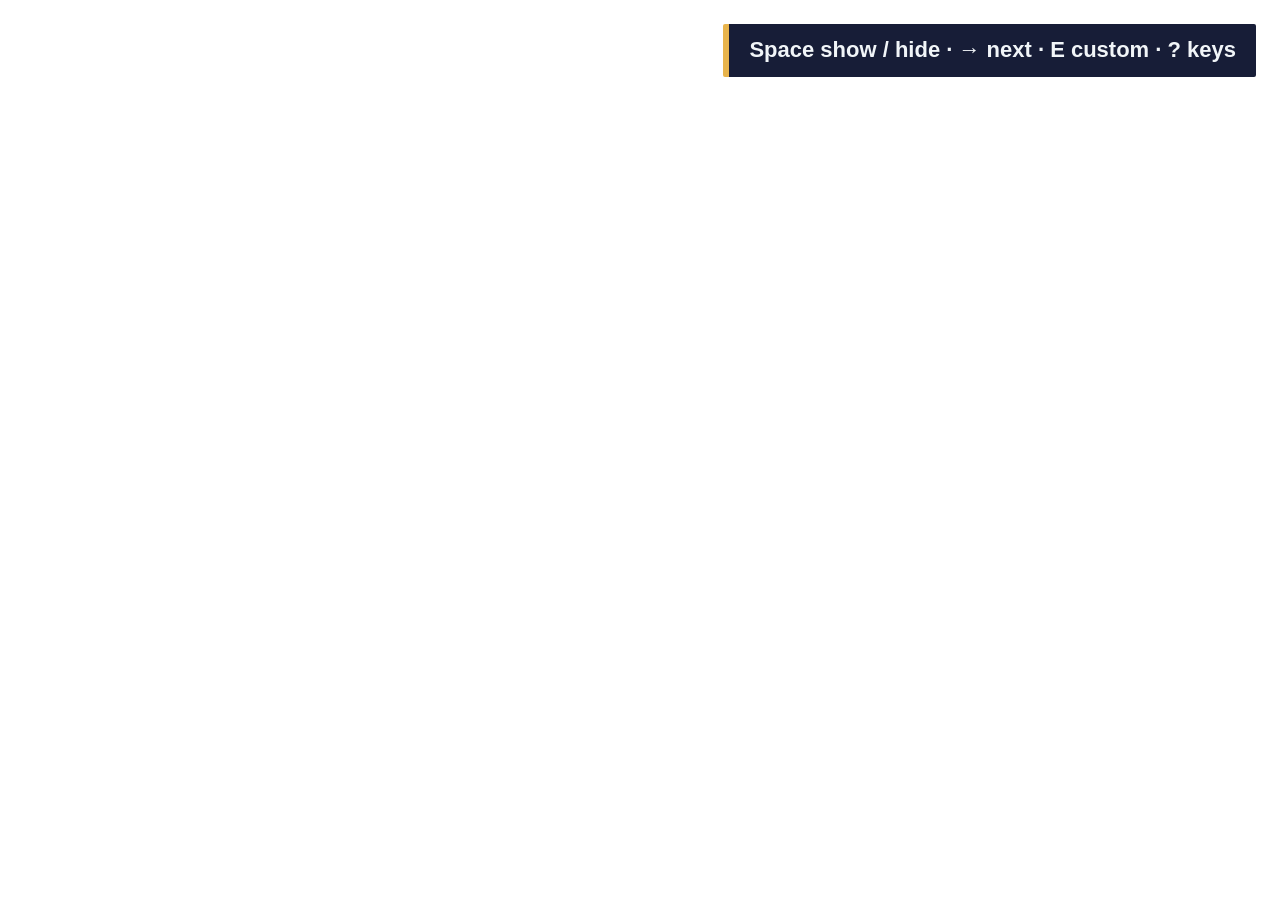
<file: lowerthird.html>
<!DOCTYPE html>
<html lang="en">
<head>
  <meta charset="utf-8">
  <meta name="viewport" content="width=device-width, initial-scale=1">
  <title>Lower Third</title>
  <meta name="description" content="Lower-third name graphic (speaker, singer, choir) for the program. Transparent background for video overlay.">
  <link rel="stylesheet" href="lowerthird.css">
  <script src="data.js"></script>
</head>
<body>
  <main id="stage" class="stage" aria-label="Lower third">
    <div class="lt" id="lt" data-state="hidden" aria-live="polite">
      <div class="mark"><i class="cross" aria-hidden="true"></i></div>
      <div class="plate">
        <div class="txt">
          <p class="role"><span id="role"></span></p>
          <p class="name"><span id="name"></span></p>
          <p class="detail"><span id="detail"></span></p>
        </div>
        <i class="timer" id="timer" aria-hidden="true"></i>
      </div>
    </div>
  </main>

  <div id="toast" class="toast" role="status"></div>

  <section id="listPanel" class="overlay" hidden aria-label="Names">
    <div class="panel">
      <h2>Names</h2>
      <ol id="items"></ol>
      <p class="hint">Click a name to show it. Press <b>Esc</b> to close.</p>
    </div>
  </section>

  <section id="customPanel" class="overlay" hidden aria-label="Custom lower third">
    <form class="panel narrow" id="customForm" autocomplete="off">
      <h2>Show something else</h2>
      <label>Label <small>(Speaker, Singer…)</small><input id="cRole" maxlength="80" placeholder="Speaker"></label>
      <label>Name<input id="cName" maxlength="160" placeholder="Name" required></label>
      <label>Detail <small>(optional)</small><input id="cDetail" maxlength="160" placeholder="Title or group"></label>
      <div class="row"><button type="submit" class="go">Show</button><button type="button" id="cCancel" class="plain">Cancel</button></div>
      <p class="hint">Press <b>Enter</b> to show, <b>Esc</b> to cancel.</p>
    </form>
  </section>

  <section id="helpPanel" class="overlay" hidden aria-label="Keyboard shortcuts">
    <div class="panel narrow">
      <h2>Keyboard shortcuts</h2>
      <dl>
        <dt>Space or Enter</dt><dd>Show / hide the lower third</dd>
        <dt>→ ↓ PgDn</dt><dd>Next name</dd>
        <dt>← ↑ PgUp</dt><dd>Previous name</dd>
        <dt>12 then Enter</dt><dd>Show the name for program item 12</dd>
        <dt>Esc</dt><dd>Hide the lower third</dd>
        <dt>E</dt><dd>Type a different name and show it</dd>
        <dt>G</dt><dd>List of names</dd>
        <dt>A</dt><dd>Auto-hide on / off</dd>
        <dt>V</dt><dd>Background: transparent, checker, dark, green</dd>
        <dt>T</dt><dd>Navy / light plate</dd>
        <dt>M</dt><dd>Full / reduced animation</dd>
        <dt>F</dt><dd>Fullscreen</dd>
        <dt>H</dt><dd>Open the full Help page (new tab)</dd>
      </dl>
      <p class="hint">Press Esc to close.</p>
    </div>
  </section>

  <script src="lowerthird.js"></script>
</body>
</html>
</file>
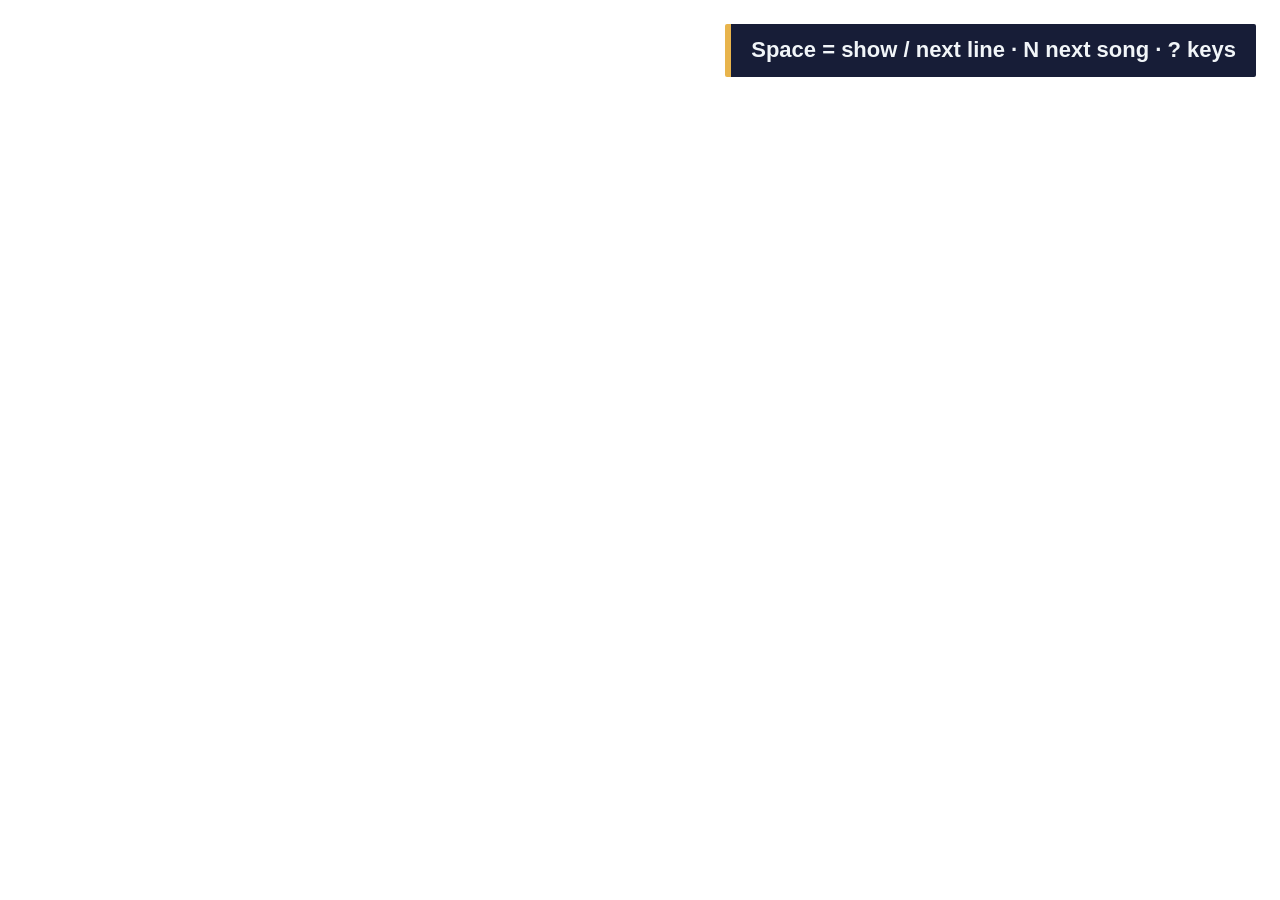
<file: lyrics-lowerthird.html>
<!DOCTYPE html>
<html lang="en">
<head>
  <meta charset="utf-8">
  <meta name="viewport" content="width=device-width, initial-scale=1">
  <title>Lyrics Lower Third</title>
  <meta name="description" content="Song lyrics one line at a time in a lower-third bar for live video. Transparent background; songs come from songs.json.">
  <link rel="stylesheet" href="lyrics-lowerthird.css">
  <script src="data.js"></script>
</head>
<body>
  <main id="stage" class="stage" aria-label="Lyrics lower third">
    <div class="ll" id="ll" data-state="hidden">
      <div class="mark" id="mark">
        <small>No.</small><b id="num"></b>
        <i class="cross" aria-hidden="true"></i>
      </div>
      <div class="plate">
        <p class="tag" id="tag"><span class="song" id="song"></span><span class="meta" id="meta"></span></p>
        <div class="lyric" id="lyric" aria-live="polite"></div>
        <i class="prog" id="prog" aria-hidden="true"></i>
      </div>
    </div>
  </main>

  <div id="toast" class="toast" role="status"></div>

  <section id="listPanel" class="overlay" hidden aria-label="Songs">
    <div class="panel">
      <h2>Songs</h2>
      <ol id="items"></ol>
      <p class="hint">Click a song to start it. Press <b>Esc</b> to close. <button type="button" class="link-btn" id="reload">Load a different songs.json…</button></p>
    </div>
  </section>

  <section id="secPanel" class="overlay" hidden aria-label="Parts of the song">
    <div class="panel narrow">
      <h2>Jump to</h2>
      <ol id="secItems"></ol>
      <p class="hint">Click a part or press Enter. Esc closes.</p>
    </div>
  </section>

  <section id="helpPanel" class="overlay" hidden aria-label="Keyboard shortcuts">
    <div class="panel narrow">
      <h2>Keyboard shortcuts</h2>
      <dl>
        <dt>→ ↓ Space PgDn Enter</dt><dd>Show the lyrics bar / next line</dd>
        <dt>← ↑ Backspace PgUp</dt><dd>Previous line</dd>
        <dt>Shift + → / ←</dt><dd>Next / previous verse</dd>
        <dt>Home / End</dt><dd>First / last line</dd>
        <dt>N / P</dt><dd>Next / previous song</dd>
        <dt>1 – 9</dt><dd>Jump to that verse (repeat or skip back)</dd>
        <dt>0 or C</dt><dd>Jump to the chorus</dd>
        <dt>J</dt><dd>Pick any part of the song</dd>
        <dt>S, 12, Enter</dt><dd>Start song number 12</dd>
        <dt>B or .</dt><dd>Hide / show the bar (keeps your place)</dd>
        <dt>Esc</dt><dd>Hide the bar</dd>
        <dt>G</dt><dd>Song list</dd>
        <dt>I</dt><dd>Song title row on / off</dd>
        <dt>D</dt><dd>Hymn-book number, book and edition on / off</dd>
        <dt>V</dt><dd>Background: transparent, checker, dark, green</dd>
        <dt>T</dt><dd>Navy / light plate</dd>
        <dt>M</dt><dd>Full / reduced animation</dd>
        <dt>F</dt><dd>Fullscreen</dd>
        <dt>O</dt><dd>Load a songs.json file</dd>
        <dt>H</dt><dd>Open the full Help page (new tab)</dd>
      </dl>
      <p class="hint">Press Esc to close.</p>
    </div>
  </section>

  <section id="loader" class="overlay" hidden aria-label="Load songs">
    <div class="panel narrow" id="dropzone">
      <h2>Load songs</h2>
      <p class="msg" id="loaderMsg">The songs could not be loaded automatically.</p>
      <p class="small">Browsers block reading <code>songs.json</code> when this page is opened straight from a folder. Choose the file here, or drop it on this box. It is remembered for next time.</p>
      <label class="file"><input type="file" id="fileInput" accept=".json,application/json"><span>Choose songs.json</span></label>
      <p class="small">Or open the page through a local web server so it loads by itself:</p>
      <pre>python3 -m http.server 8000
# then open http://localhost:8000/lyrics-lowerthird.html</pre>
    </div>
  </section>

  <script src="lyrics-lowerthird.js"></script>
</body>
</html>
</file>
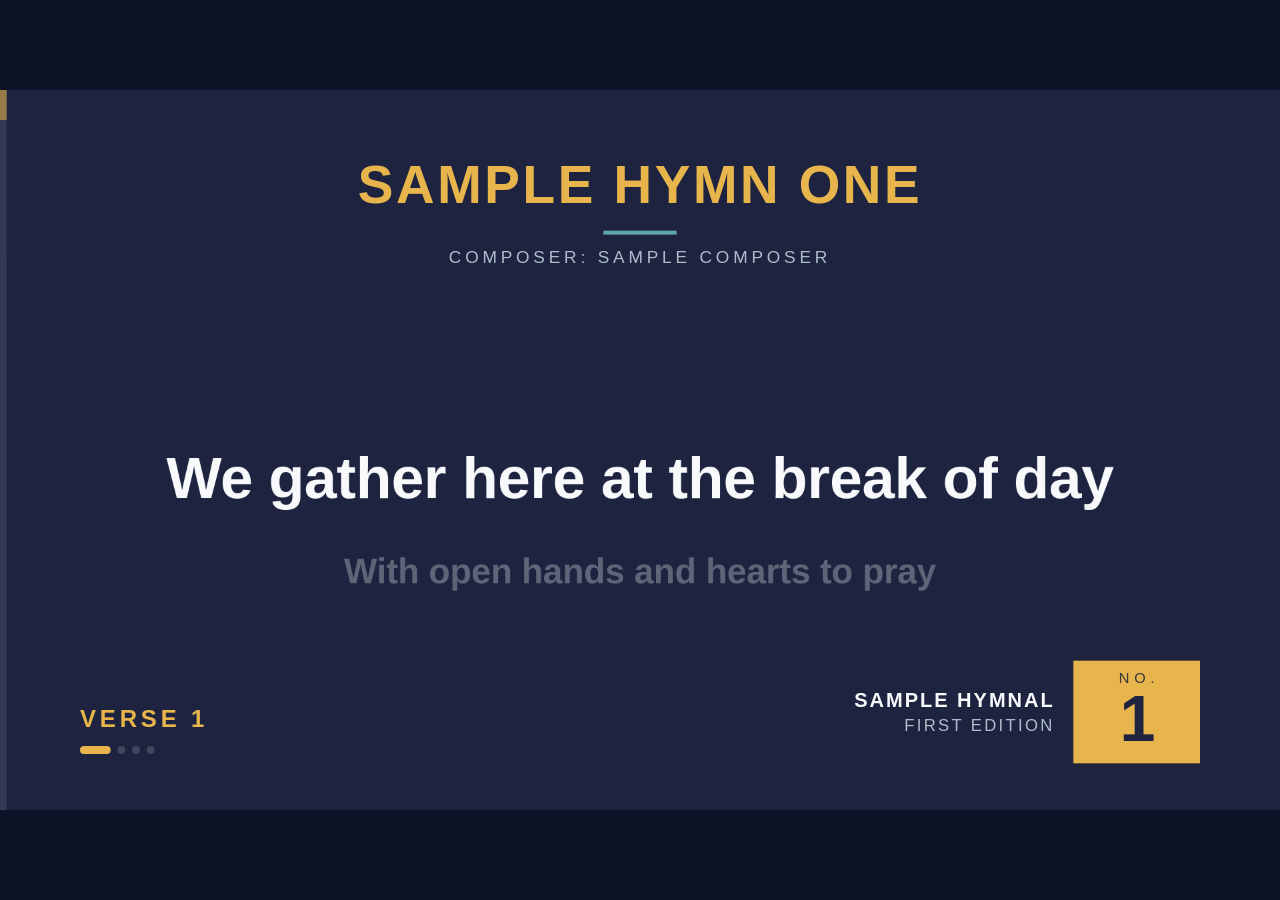
<file: lyrics.html>
<!DOCTYPE html>
<html lang="en">
<head>
  <meta charset="utf-8">
  <meta name="viewport" content="width=device-width, initial-scale=1">
  <title>Lyrics</title>
  <meta name="description" content="Song lyrics display, one line at a time, loaded from songs.json.">
  <link rel="stylesheet" href="lyrics.css">
  <script src="data.js"></script>
</head>
<body class="nobar">
  <main id="stage" class="stage" aria-label="Song lyrics">
    <div class="rail" aria-hidden="true"><i id="rail"></i></div>

    <header class="head" id="head">
      <h1 class="title" id="title"></h1>
      <div class="bar" aria-hidden="true"></div>
      <p class="author" id="author"></p>
    </header>

    <section class="window" id="window" aria-live="polite">
      <div class="track" id="track"></div>
    </section>

    <div class="foot-left" id="footLeft">
      <p class="sec-label" id="secLabel"></p>
      <div class="dots" id="dots" aria-hidden="true"></div>
    </div>

    <aside class="badge" id="badge" aria-label="Song number">
      <div class="badge-text">
        <p class="book" id="book"></p>
        <p class="edition" id="edition"></p>
      </div>
      <div class="badge-num"><small>No.</small><b id="number"></b></div>
    </aside>
  </main>

  <div id="toast" class="toast" role="status"></div>
  <div id="black" class="black" hidden></div>

  <nav class="controls" aria-label="Lyrics controls">
    <button type="button" data-act="prev" title="Previous line (←)" aria-label="Previous line">&#8592;</button>
    <span id="counter" class="counter">–</span>
    <button type="button" data-act="next" title="Next line (→)" aria-label="Next line">&#8594;</button>
    <span class="sep" aria-hidden="true"></span>
    <button type="button" data-act="songs" title="Song list (G)">Songs</button>
    <button type="button" data-act="mode" title="One line / focus view (L)">View</button>
    <button type="button" data-act="theme" title="Dark / light (T)">Theme</button>
    <button type="button" data-act="full" title="Fullscreen (F)">Fullscreen</button>
    <button type="button" data-act="help" title="Shortcuts (?)">?</button>
  </nav>

  <section id="songList" class="overlay" hidden aria-label="Song list">
    <div class="panel">
      <h2>Songs</h2>
      <ol id="songItems"></ol>
      <p class="hint">Click a song or press Enter. Esc closes. <button type="button" class="link-btn" id="reload">Load a different songs.json…</button></p>
    </div>
  </section>

  <section id="secList" class="overlay" hidden aria-label="Parts of the song">
    <div class="panel narrow">
      <h2>Jump to</h2>
      <ol id="secItems"></ol>
      <p class="hint">Click a part or press Enter. Esc closes.</p>
    </div>
  </section>

  <section id="help" class="overlay" hidden aria-label="Keyboard shortcuts">
    <div class="panel narrow">
      <h2>Keyboard shortcuts</h2>
      <dl>
        <dt>→ ↓ Space PgDn</dt><dd>Next line</dd>
        <dt>← ↑ Backspace PgUp</dt><dd>Previous line</dd>
        <dt>Shift + → / ←</dt><dd>Next / previous verse</dd>
        <dt>Home / End</dt><dd>First / last line</dd>
        <dt>N / P</dt><dd>Next / previous song</dd>
        <dt>1 – 9</dt><dd>Jump to that verse (repeat or skip back)</dd>
        <dt>0 or C</dt><dd>Jump to the chorus</dd>
        <dt>J</dt><dd>Pick any part of the song</dd>
        <dt>S, 12, Enter</dt><dd>Jump to song number 12</dd>
        <dt>G</dt><dd>Song list</dd>
        <dt>L</dt><dd>One line / focus view</dd>
        <dt>B or .</dt><dd>Black screen</dd>
        <dt>T</dt><dd>Dark / light theme</dd>
        <dt>M</dt><dd>Full / reduced animation</dd>
        <dt>Shift + C</dt><dd>Show / hide the controls bar (hidden by default)</dd>
        <dt>F</dt><dd>Fullscreen</dd>
        <dt>O</dt><dd>Load a songs.json file</dd>
        <dt>H</dt><dd>Open the full Help page (new tab)</dd>
      </dl>
      <p class="hint">Press Esc to close.</p>
    </div>
  </section>

  <section id="loader" class="overlay" hidden aria-label="Load songs">
    <div class="panel narrow" id="dropzone">
      <h2>Load songs</h2>
      <p class="msg" id="loaderMsg">The songs could not be loaded automatically.</p>
      <p class="small">Browsers block reading <code>songs.json</code> when this page is opened straight from a folder. Choose the file here, or drop it on this box. It is remembered for next time.</p>
      <label class="file"><input type="file" id="fileInput" accept=".json,application/json"><span>Choose songs.json</span></label>
      <p class="small">Or open the page through a local web server so it loads by itself:</p>
      <pre>python3 -m http.server 8000
# then open http://localhost:8000/lyrics.html</pre>
    </div>
  </section>

  <script src="lyrics.js"></script>
</body>
</html>
</file>
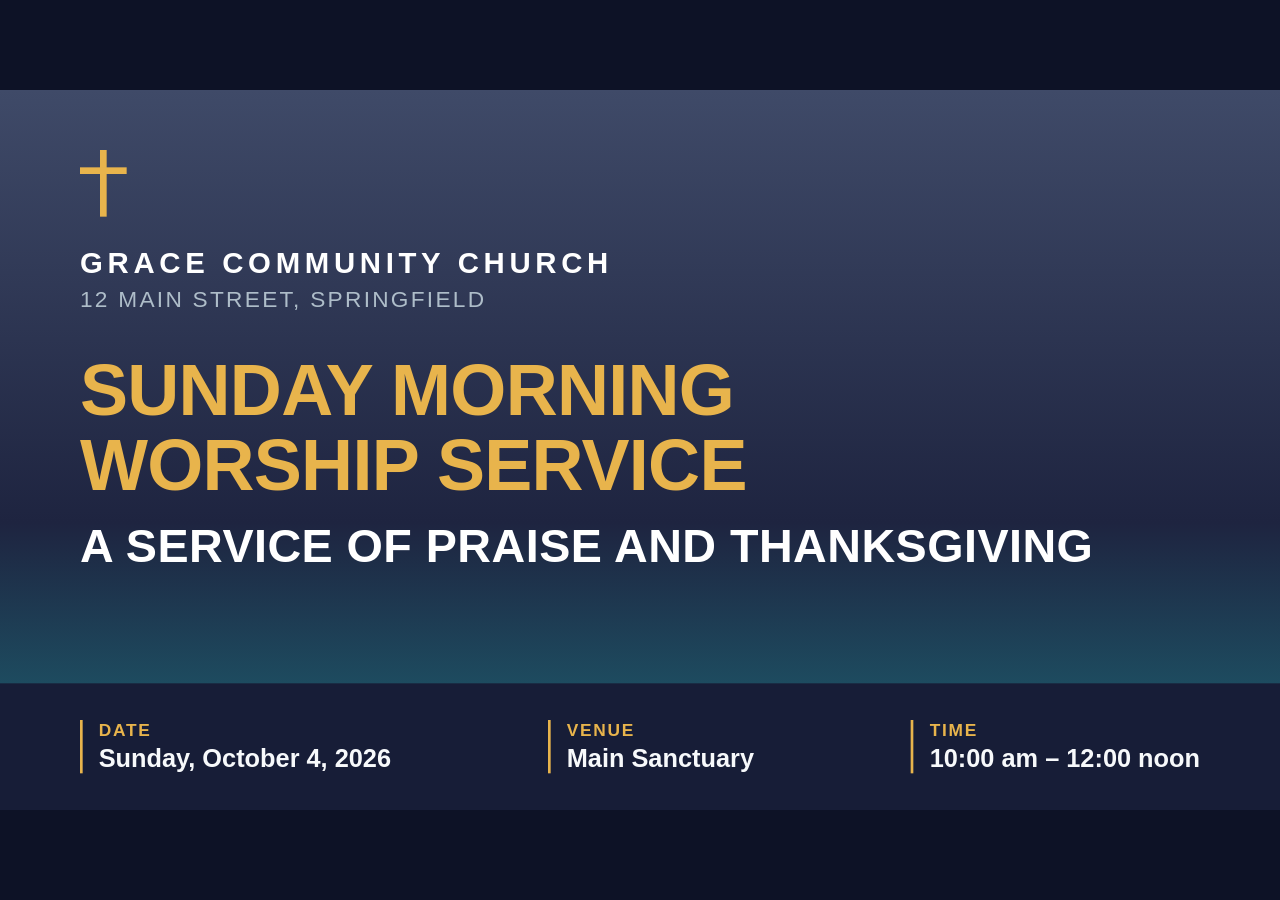
<file: program.html>
<!DOCTYPE html>
<html lang="en">
<head>
  <meta charset="utf-8">
  <meta name="viewport" content="width=device-width, initial-scale=1">
  <title>Program</title>
  <meta name="description" content="Projector slideshow of the church program, driven from config.json.">
  <link rel="stylesheet" href="style.css">
  <script src="data.js"></script>
</head>
<body class="nobar">
  <div id="stage" class="stage" aria-live="polite"></div>

  <div id="progress" class="progress" aria-hidden="true"><i></i></div>
  <div id="toast" class="toast" role="status"></div>
  <div id="black" class="black" hidden></div>

  <nav class="controls" aria-label="Slideshow controls">
    <button type="button" data-act="prev" title="Previous (←)" aria-label="Previous slide">&#8592;</button>
    <span id="counter" class="counter">1 / 1</span>
    <button type="button" data-act="next" title="Next (→)" aria-label="Next slide">&#8594;</button>
    <span class="sep" aria-hidden="true"></span>
    <button type="button" data-act="index" title="Program list (G)">Program</button>
    <button type="button" data-act="theme" title="Dark / light (T)">Theme</button>
    <button type="button" data-act="full" title="Fullscreen (F)">Fullscreen</button>
    <button type="button" data-act="help" title="Shortcuts (?)">?</button>
  </nav>

  <section id="index" class="overlay" hidden aria-label="Program list">
    <div class="panel">
      <h2>Program list</h2>
      <ol id="indexList"></ol>
      <p class="hint">Click an item, or press Esc to close.</p>
    </div>
  </section>

  <section id="help" class="overlay" hidden aria-label="Keyboard shortcuts">
    <div class="panel narrow">
      <h2>Keyboard shortcuts</h2>
      <dl>
        <dt>→ ↓ Space PgDn</dt><dd>Next slide</dd>
        <dt>← ↑ Backspace PgUp</dt><dd>Previous slide</dd>
        <dt>Home / End</dt><dd>First / last slide</dd>
        <dt>12 then Enter</dt><dd>Jump to program item 12</dd>
        <dt>G</dt><dd>Program list</dd>
        <dt>F</dt><dd>Fullscreen</dd>
        <dt>B or .</dt><dd>Black screen</dd>
        <dt>T</dt><dd>Dark / light theme</dd>
        <dt>C</dt><dd>Show / hide the controls bar (hidden by default)</dd>
        <dt>M</dt><dd>Full / reduced animation</dd>
        <dt>P</dt><dd>Print or save as PDF</dd>
        <dt>H</dt><dd>Open the full Help page (new tab)</dd>
      </dl>
      <p class="hint">Press Esc to close.</p>
    </div>
  </section>

  <script src="script.js"></script>
</body>
</html>
</file>
<file: home.css>
/* Home (index) page — the first page people see. A normal scrolling page. */

:root {
  /* Palette taken from the Rev. Haidau 80th book cover. */
  --navy: #1e2440;
  --navy-deep: #171d37;
  --slate: #3f4a68;
  --teal: #2f8a8f;
  --gold: #e8b44c;

  --ink: #f7f9fb;
  --muted: #aebdc9;
  --line: rgba(247, 249, 251, .18);
  --card: rgba(255, 255, 255, .07);
  --card-hover: rgba(255, 255, 255, .14);
  --sans: "Segoe UI", "Helvetica Neue", Helvetica, Arial, "Liberation Sans", sans-serif;
  --mono: Consolas, "SFMono-Regular", Menlo, "Courier New", monospace;
}

* { box-sizing: border-box; margin: 0; padding: 0; }
html { background: var(--navy-deep); }
body {
  min-height: 100vh;
  display: flex; flex-direction: column;
  background: linear-gradient(180deg, var(--navy) 0%, var(--navy-deep) 100%) fixed;
  color: var(--ink);
  font: 17px/1.6 var(--sans);
  -webkit-font-smoothing: antialiased;
}
.wrap { width: min(1180px, 100% - 48px); margin: 0 auto; }
a { color: var(--gold); }
:focus-visible { outline: 3px solid var(--gold); outline-offset: 3px; }

kbd {
  display: inline-block; min-width: 26px; padding: 1px 7px 2px; text-align: center;
  font: 700 .82em/1.4 var(--sans); color: var(--ink);
  background: rgba(255, 255, 255, .1); border: 1px solid var(--line); border-bottom-width: 3px; border-radius: 5px;
}
code { font: .88em var(--mono); background: rgba(255, 255, 255, .1); padding: 1px 6px; border-radius: 3px; }

/* ---------- Hero ---------- */
.hero { background: linear-gradient(180deg, var(--slate) 0%, var(--navy) 100%); padding: 64px 0 56px; border-bottom: 4px solid var(--gold); overflow: hidden; }
.hero-grid { display: grid; grid-template-columns: minmax(0, 1fr) auto; gap: 48px; align-items: center; }

.church { display: flex; align-items: center; gap: 14px; font-size: 16px; font-weight: 700; letter-spacing: .22em; text-transform: uppercase; }
.mark { display: block; width: 14px; height: 14px; background: var(--gold); flex: none; }
.place { margin: 6px 0 0 28px; font-size: 14px; letter-spacing: .16em; text-transform: uppercase; color: var(--muted); }

h1 { margin-top: 38px; font-size: clamp(36px, 5.6vw, 76px); line-height: 1.04; font-weight: 800; letter-spacing: -.025em; text-transform: uppercase; color: var(--gold); }
h1 span { display: block; }
.and { display: flex; align-items: center; gap: 18px; margin-top: 20px; font-size: clamp(18px, 2vw, 26px); font-weight: 700; letter-spacing: .34em; text-transform: uppercase; color: var(--muted); }
.and::before { content: ""; flex: 0 0 56px; height: 2px; background: currentColor; }
.and::after { content: ""; flex: 1; max-width: 220px; height: 2px; background: var(--line); }
.program { margin-top: 12px; font-size: clamp(22px, 2.8vw, 36px); font-weight: 600; letter-spacing: .01em; }

.facts { display: flex; flex-wrap: wrap; gap: 14px 40px; margin-top: 34px; padding-top: 22px; border-top: 1px solid var(--line); }
.facts dt { font-size: 12px; font-weight: 700; letter-spacing: .2em; text-transform: uppercase; color: var(--gold); }
.facts dd { font-size: 18px; }

/* Cross with the date plate, like the main banner */
.cross { position: relative; width: clamp(200px, 26vw, 340px); aspect-ratio: 1; }
.cross svg { display: block; width: 100%; height: 100%; }
.cross .arm-h { fill: var(--teal); }
.cross .arm-v { fill: var(--gold); }
.plate { position: absolute; inset: 31.25%; display: flex; flex-direction: column; align-items: center; justify-content: center; text-align: center; line-height: 1; color: var(--navy); }
.plate-day { font-size: clamp(30px, 4.6vw, 60px); font-weight: 800; letter-spacing: -.04em; }
.plate-month { margin-top: 4px; font-size: clamp(12px, 1.5vw, 20px); font-weight: 600; letter-spacing: .06em; text-transform: uppercase; }
.plate-year { margin-top: 5px; font-size: clamp(12px, 1.5vw, 20px); font-weight: 300; letter-spacing: .12em; }

/* ---------- Page groups ---------- */
main { padding: 52px 0 24px; }
.group { margin-bottom: 44px; }
h2 { font-size: 26px; line-height: 1.2; font-weight: 800; letter-spacing: -.01em; padding-left: 16px; border-left: 6px solid var(--gold); }
.group-note { margin: 8px 0 20px 22px; color: var(--muted); font-size: 16px; }

.cards { display: grid; grid-template-columns: repeat(3, minmax(0, 1fr)); gap: 16px; }
.cards.two { grid-template-columns: repeat(2, minmax(0, 1fr)); }
.card {
  display: flex; flex-direction: column; gap: 8px;
  padding: 22px 24px 20px;
  background: var(--card); border-left: 5px solid var(--gold);
  color: var(--ink); text-decoration: none;
  transition: background .2s, transform .2s;
}
.card:hover, .card:focus-visible { background: var(--card-hover); transform: translateY(-2px); }
.card-k { font-size: 13px; color: var(--muted); }
.card strong { font-size: 24px; line-height: 1.2; }
.card-d { flex: 1; font-size: 16px; line-height: 1.5; color: var(--muted); }
.card em { margin-top: 6px; font-style: normal; font-weight: 700; font-size: 15px; color: var(--gold); font-family: var(--mono); }

/* ---------- Help strip ---------- */
.help-strip {
  display: flex; align-items: center; justify-content: space-between; gap: 28px; flex-wrap: wrap;
  margin-bottom: 40px; padding: 26px 30px;
  background: rgba(47, 138, 143, .18); border-left: 5px solid var(--teal);
}
.help-strip h2 { padding: 0; border: 0; font-size: 22px; }
.help-strip p { margin-top: 6px; max-width: 700px; color: var(--muted); }
.btn {
  display: inline-flex; align-items: center; gap: 12px;
  padding: 13px 24px; background: var(--gold); color: var(--navy);
  font-weight: 800; font-size: 17px; text-decoration: none;
  transition: background .2s;
}
.btn:hover, .btn:focus-visible { background: #f2c566; }
.btn kbd { color: var(--navy); background: rgba(30, 36, 64, .12); border-color: rgba(30, 36, 64, .35); }

/* ---------- Footer ---------- */
.foot { margin-top: auto; display: flex; justify-content: space-between; gap: 8px 24px; flex-wrap: wrap; padding: 22px 0 32px; border-top: 1px solid var(--line); font-size: 14px; color: var(--muted); }

/* ---------- Small screens ---------- */
@media (max-width: 900px) {
  .hero { padding: 40px 0 36px; }
  .hero-grid { grid-template-columns: minmax(0, 1fr); gap: 32px; }
  .cross { width: 200px; }
  .cards, .cards.two { grid-template-columns: minmax(0, 1fr); }
}
@media (max-width: 560px) {
  body { font-size: 16px; }
  .wrap { width: min(1180px, 100% - 32px); }
  h1 { margin-top: 28px; }
  .help-strip { padding: 22px 20px; }
}
@media (hover: none) { .foot kbd { display: none; } }
@media (prefers-reduced-motion: reduce) { .card, .btn { transition: none; } .card:hover, .card:focus-visible { transform: none; } }

@media print {
  html, body { background: #fff; color: #000; }
  .hero { background: none; border-bottom: 3pt solid var(--teal); }
  h1, .and, .program, .facts dd, .church { color: #000; }
  .cross { display: none; }
  .card, .help-strip { background: none; border: 1px solid #999; color: #000; }
  .card-d, .group-note, .help-strip p { color: #333; }
  a, .card em, .facts dt { color: #000; }
  .btn { display: none; }
}

/* ---------- Config-driven bits ---------- */
[hidden] { display: none !important; }
.edit-strip { background: rgba(232, 180, 76, .12); border-left-color: var(--gold); }
</file>
<file: banner.css>
/* Main banner — fixed 1920x1080 artboard scaled to the screen. */

:root {
  /* Colours are set from config.js (theme.js); these are the defaults. */
  --navy: #1e2440;
  --navy-deep: #171d37;
  --slate: #3f4a68;
  --teal: #2f8a8f;
  --gold: #e8b44c;

  --bg: var(--navy);
  --ink: #f7f9fb;
  --muted: #aebdc9;
  --line: rgba(247, 249, 251, .18);
  --sans: "Segoe UI", "Helvetica Neue", Helvetica, Arial, "Liberation Sans", sans-serif;
}

* { box-sizing: border-box; margin: 0; padding: 0; }

html, body {
  height: 100%;
  overflow: hidden;
  background: #0d1226;
  color: var(--ink);
  font-family: var(--sans);
  -webkit-font-smoothing: antialiased;
  text-rendering: optimizeLegibility;
}
body.idle { cursor: none; }

.stage {
  position: absolute;
  left: 50%; top: 50%;
  width: 1920px; height: 1080px;
  transform: translate(-50%, -50%) scale(var(--s, 1));
  background: linear-gradient(180deg, var(--slate) 0%, var(--navy) 58%, var(--navy-deep) 100%);
  overflow: hidden;
}

/* ---------- Artwork ---------- */
.art { position: absolute; inset: 0; width: 1920px; height: 1080px; }
.art .arm { transform-box: fill-box; transform-origin: center; }
.art .arm-h { fill: var(--teal); }
.art .arm-v { fill: var(--gold); }
.art .outline { fill: none; stroke: var(--ink); stroke-opacity: .2; stroke-width: 2; transform: translate(-44px, 44px); }

.plate {
  position: absolute;
  left: 1410px; top: 330px; width: 300px; height: 300px;
  display: flex; flex-direction: column; align-items: center; justify-content: center;
  color: var(--navy);
  line-height: 1;
  text-align: center;
}
.plate-day   { font-size: 128px; font-weight: 800; letter-spacing: -.04em; }
.plate-month { margin-top: 8px; font-size: 44px; font-weight: 600; letter-spacing: .06em; text-transform: uppercase; }
.plate-year  { margin-top: 10px; font-size: 44px; font-weight: 300; letter-spacing: .12em; }

/* ---------- Text ---------- */
.content {
  position: absolute;
  left: 120px; top: 92px; bottom: 88px;
  width: 1090px;
  display: flex; flex-direction: column; justify-content: space-between;
}

.head .church {
  display: flex; align-items: center; gap: 20px;
  font-size: 34px; font-weight: 700; letter-spacing: .22em; text-transform: uppercase;
}
.mark { display: block; width: 22px; height: 22px; background: var(--gold); }
.head .place { margin: 12px 0 0 42px; font-size: 24px; letter-spacing: .16em; text-transform: uppercase; color: var(--muted); }

.mask { display: block; overflow: hidden; padding: .06em 0 .1em; margin: -.06em 0 -.1em; }
.line { display: block; white-space: nowrap; }

h1 { font-size: 96px; line-height: 1.04; font-weight: 800; letter-spacing: -.025em; text-transform: uppercase; color: var(--gold); }
.and { margin-top: 26px; display: flex; align-items: center; gap: 24px; font-size: 32px; font-weight: 700; letter-spacing: .34em; text-transform: uppercase; color: var(--muted); }
.and::before { content: ""; flex: 0 0 70px; height: 2px; background: currentColor; transform-origin: left; }
.and::after  { content: ""; flex: 1; height: 2px; background: var(--line); transform-origin: left; }
.program { margin-top: 24px; font-size: 62px; line-height: 1.05; font-weight: 800; letter-spacing: -.005em; text-transform: uppercase; color: #ffffff; }

.facts { border-bottom: 1px solid var(--line); }
.fact { display: grid; grid-template-columns: 230px 1fr; align-items: center; padding: 14px 0; border-top: 1px solid var(--line); }
.fact dt { font-size: 21px; font-weight: 600; letter-spacing: .2em; text-transform: uppercase; color: var(--muted); }
.fact dd { font-size: 38px; font-weight: 600; letter-spacing: -.005em; }

/* ---------- Entrance animation (rests in its final state) ---------- */
@keyframes grow-x { from { transform: scaleX(0); } to { transform: scaleX(1); } }
@keyframes grow-y { from { transform: scaleY(0); } to { transform: scaleY(1); } }
@keyframes fade   { from { opacity: 0; } to { opacity: 1; } }
@keyframes reveal { from { transform: translateY(110%); } to { transform: none; } }
@keyframes rise   { from { opacity: 0; transform: translateY(26px); } to { opacity: 1; transform: none; } }
@keyframes drift  { from { transform: translate(-44px, 44px); } to { transform: translate(-30px, 30px); } }
@keyframes pop    { from { opacity: 0; transform: scale(.9); } to { opacity: 1; transform: none; } }

.arm-h { animation: grow-x 1s .25s cubic-bezier(.7, 0, .2, 1) both; }
.arm-v { animation: grow-y 1.1s cubic-bezier(.7, 0, .2, 1) both; }
.outline { animation: fade 1.2s 1s both, drift 9s 2.2s ease-in-out infinite alternate; }
.plate > * { animation: pop .7s 1.15s cubic-bezier(.2, .8, .2, 1) both; }
.plate > :nth-child(2) { animation-delay: 1.25s; }
.plate > :nth-child(3) { animation-delay: 1.35s; }

.head .church  { animation: rise .8s .3s cubic-bezier(.2, .8, .2, 1) both; }
.head .place   { animation: rise .8s .42s cubic-bezier(.2, .8, .2, 1) both; }
.mask .line    { animation: reveal .9s .6s cubic-bezier(.16, 1, .3, 1) both; }
h1 .mask:nth-child(2) .line { animation-delay: .72s; }
.and .line { animation-delay: .9s; }
.and::before, .and::after { animation: grow-x .7s .85s cubic-bezier(.7, 0, .2, 1) both; }
.program .line { animation-delay: 1.05s; }
.fact { animation: rise .7s cubic-bezier(.2, .8, .2, 1) both; }
.fact:nth-child(1) { animation-delay: 1.25s; }
.fact:nth-child(2) { animation-delay: 1.35s; }
.fact:nth-child(3) { animation-delay: 1.45s; }
.fact:nth-child(4) { animation-delay: 1.55s; }
.fact:nth-child(5) { animation-delay: 1.65s; }
.fact:nth-child(6) { animation-delay: 1.75s; }
.fact:nth-child(7) { animation-delay: 1.85s; }
.fact:nth-child(8) { animation-delay: 1.95s; }
[hidden] { display: none !important; }

@media (prefers-reduced-motion: reduce) {
  .stage *, .stage *::before, .stage *::after { animation: none !important; }
}
.stage.static *, .stage.static *::before, .stage.static *::after { animation: none !important; }

/* ---------- Print ---------- */
@page { size: 1920px 1080px; margin: 0; }
@media print {
  html, body { height: auto; overflow: visible; background: none; }
  .stage { position: static; transform: none; -webkit-print-color-adjust: exact; print-color-adjust: exact; }
  .stage *, .stage *::before, .stage *::after { animation: none !important; }
}
</file>
<file: editor.css>
/* Editor Dashboard — a normal scrolling page (not a projector artboard).
   Colours follow the church colours set in config.json. */

:root {
  --navy: #1e2440;
  --navy-deep: #171d37;
  --slate: #3f4a68;
  --teal: #2f8a8f;
  --teal-light: #5fa3ab;
  --gold: #e8b44c;

  --bg: #f1f4f7;
  --card: #ffffff;
  --ink: #1a2142;
  --muted: #5a6783;
  --line: #d8dfe7;
  --field: #ffffff;
  --danger: #b3261e;
  --ok: #1c7c54;
  --sans: "Segoe UI", "Helvetica Neue", Helvetica, Arial, "Liberation Sans", sans-serif;
}

* { box-sizing: border-box; margin: 0; padding: 0; }
html { scroll-behavior: smooth; }
body { background: var(--bg); color: var(--ink); font: 16px/1.5 var(--sans); -webkit-font-smoothing: antialiased; }
[hidden] { display: none !important; }
button, input, select, textarea { font: inherit; color: inherit; }

/* ---------- Top bar ---------- */
.top { position: sticky; top: 0; z-index: 20; display: flex; align-items: center; gap: 18px; padding: 10px 22px; background: var(--navy); color: #fff; box-shadow: 0 2px 10px rgba(0, 0, 0, .18); }
.brand { display: flex; align-items: center; gap: 12px; min-width: 0; }
.brand .mark { flex: none; width: 14px; height: 36px; background: var(--gold); }
.brand strong { display: block; font-size: 18px; letter-spacing: .02em; }
.brand span { display: block; font-size: 13px; color: #c9d3e0; white-space: nowrap; overflow: hidden; text-overflow: ellipsis; }
.status { flex: 1; min-width: 0; text-align: right; font-size: 14px; color: #d8e1ec; }
.status b { color: var(--gold); }
.status .ok { color: #8fe0b8; }
.actions { display: flex; gap: 8px; }
.top button { padding: 8px 18px; border-radius: 4px; border: 1px solid transparent; font-weight: 700; cursor: pointer; }
.top .primary { background: var(--gold); color: var(--navy); }
.top .primary:disabled { opacity: .5; cursor: default; }
.top .ghost { background: transparent; color: #fff; border-color: #6c7ba0; }
.top button:hover:not(:disabled) { filter: brightness(1.08); }

/* ---------- Layout ---------- */
.layout { display: grid; grid-template-columns: 220px minmax(0, 1fr); gap: 0; max-width: 1400px; margin: 0 auto; }
.tabs { position: sticky; top: 58px; align-self: start; display: flex; flex-direction: column; gap: 2px; padding: 22px 10px 22px 18px; }
.tabs button { display: flex; justify-content: space-between; align-items: center; gap: 8px; padding: 10px 14px; text-align: left; border: 0; border-radius: 6px; background: transparent; color: var(--muted); font-weight: 600; cursor: pointer; }
.tabs button:hover { background: #e4e9ef; color: var(--ink); }
.tabs button[aria-current="true"] { background: var(--navy); color: #fff; }
.tabs .count { font-size: 12px; font-weight: 700; padding: 1px 8px; border-radius: 10px; background: #dfe5ec; color: var(--muted); }
.tabs button[aria-current="true"] .count { background: var(--teal); color: #fff; }
#panel { padding: 22px 26px 80px 14px; outline: none; min-width: 0; }

/* ---------- Cards and fields ---------- */
.card { background: var(--card); border: 1px solid var(--line); border-radius: 8px; padding: 20px 22px; margin-bottom: 18px; }
.card > h2, .card > h3 { font-size: 18px; margin-bottom: 4px; }
.card > .hint { margin-bottom: 14px; }
h1.page { font-size: 26px; margin-bottom: 4px; }
.lead { color: var(--muted); margin-bottom: 18px; max-width: 70ch; }
.hint { font-size: 14px; color: var(--muted); }
.hint code, .lead code, label code { font: 13px ui-monospace, Consolas, monospace; background: #eaeff4; padding: 1px 5px; border-radius: 3px; }

.grid { display: grid; grid-template-columns: repeat(auto-fit, minmax(240px, 1fr)); gap: 14px 18px; }
.grid .wide { grid-column: 1 / -1; }
label.f { display: block; font-size: 13px; font-weight: 700; letter-spacing: .02em; color: var(--muted); }
label.f > span.l { display: block; margin-bottom: 4px; }
label.f small { font-weight: 400; }
input[type=text], input[type=number], input[type=date], select, textarea {
  width: 100%; padding: 9px 11px; border: 1px solid #b9c3d0; border-radius: 5px; background: var(--field); color: var(--ink); font-size: 16px;
}
input[type=color] { width: 54px; height: 38px; padding: 2px; border: 1px solid #b9c3d0; border-radius: 5px; background: #fff; cursor: pointer; }
textarea { resize: vertical; min-height: 96px; line-height: 1.5; }
input:focus, select:focus, textarea:focus, button:focus-visible { outline: 3px solid color-mix(in srgb, var(--teal) 55%, transparent); outline-offset: 1px; border-color: var(--teal); }

/* ---------- Buttons ---------- */
.btn { display: inline-flex; align-items: center; gap: 6px; padding: 8px 14px; border: 1px solid #b9c3d0; border-radius: 5px; background: #fff; font-weight: 600; font-size: 14px; cursor: pointer; text-decoration: none; color: var(--ink); }
.btn:hover { background: #eef2f6; }
.btn.primary { background: var(--navy); border-color: var(--navy); color: #fff; }
.btn.primary:hover { background: var(--slate); }
.btn.danger { color: var(--danger); border-color: #e3b5b2; }
.btn.danger:hover { background: #fbeceb; }
.btn.small { padding: 4px 9px; font-size: 13px; }
.btn[disabled] { opacity: .45; cursor: default; }
.row-actions { display: flex; gap: 4px; flex: none; }
.row-actions .btn { padding: 4px 8px; min-width: 32px; justify-content: center; }
.bar { display: flex; flex-wrap: wrap; gap: 8px; align-items: center; margin-top: 14px; }

/* ---------- Lists (details, blocks, entries) ---------- */
.rows { display: flex; flex-direction: column; gap: 8px; }
.row { display: grid; gap: 10px; align-items: end; padding: 10px; background: #f7f9fb; border: 1px solid var(--line); border-radius: 6px; }
.row.detail { grid-template-columns: minmax(120px, 1fr) minmax(160px, 2fr) auto; }
.row.block { grid-template-columns: 150px minmax(0, 1fr) auto; align-items: start; }
.block .fields { display: grid; grid-template-columns: repeat(auto-fit, minmax(190px, 1fr)); gap: 10px; }
.row.entry { grid-template-columns: 70px minmax(110px, 1fr) minmax(160px, 1.4fr) minmax(130px, 1fr) auto; }

.item { background: var(--card); border: 1px solid var(--line); border-radius: 8px; margin-bottom: 14px; overflow: hidden; }
.item > header { display: flex; align-items: center; gap: 12px; padding: 10px 14px; background: var(--navy); color: #fff; }
.item > header .no { flex: none; display: grid; place-items: center; min-width: 34px; height: 34px; padding: 0 8px; border-radius: 17px; background: var(--gold); color: var(--navy); font-weight: 800; }
.item > header .sum { flex: 1; min-width: 0; white-space: nowrap; overflow: hidden; text-overflow: ellipsis; font-weight: 600; }
.item > header .btn { background: transparent; border-color: #6c7ba0; color: #fff; }
.item > header .btn:hover { background: #2d3659; }
.item > .body { padding: 14px; display: flex; flex-direction: column; gap: 8px; }

/* ---------- Colours ---------- */
.swatches { display: grid; grid-template-columns: repeat(auto-fit, minmax(250px, 1fr)); gap: 12px 18px; }
.sw { display: flex; align-items: center; gap: 10px; }
.sw .t { flex: 1; min-width: 0; }
.sw .t b { display: block; font-size: 14px; }
.sw .t span { font-size: 12px; color: var(--muted); }
.preview { display: grid; grid-template-columns: 34% 1fr; min-height: 190px; border-radius: 6px; overflow: hidden; border: 1px solid var(--line); }
.preview .side { padding: 16px; color: #fff; font-weight: 800; letter-spacing: .12em; font-size: 13px; text-transform: uppercase; }
.preview .side small { display: block; margin-top: 4px; font-weight: 400; letter-spacing: .06em; text-transform: none; opacity: .9; }
.preview .main { padding: 16px 20px; color: #f7f9fb; display: flex; flex-direction: column; justify-content: center; gap: 4px; }
.preview .main .lab { font-size: 15px; font-weight: 700; }
.preview .main .val { font-size: 26px; font-weight: 800; line-height: 1.2; }
.preview .main .sub { font-size: 14px; color: #aebdc9; }
.preview .bar2 { margin-top: 12px; height: 6px; width: 40%; }
.presets { display: flex; flex-wrap: wrap; gap: 10px; }
.preset { display: flex; flex-direction: column; gap: 6px; padding: 8px; border: 2px solid var(--line); border-radius: 8px; background: #fff; cursor: pointer; text-align: left; min-width: 130px; }
.preset[aria-pressed="true"] { border-color: var(--navy); box-shadow: 0 0 0 2px var(--gold); }
.preset .chips { display: flex; height: 26px; border-radius: 4px; overflow: hidden; }
.preset .chips i { flex: 1; }
.preset b { font-size: 14px; text-transform: capitalize; }

/* ---------- Songs ---------- */
.songs { display: grid; grid-template-columns: 300px minmax(0, 1fr); gap: 18px; align-items: start; }
.songlist { position: sticky; top: 76px; display: flex; flex-direction: column; gap: 8px; max-height: calc(100vh - 100px); }
.songlist .scroll { overflow: auto; border: 1px solid var(--line); border-radius: 8px; background: #fff; }
.songlist button.s { display: block; width: 100%; padding: 9px 12px; text-align: left; border: 0; border-bottom: 1px solid var(--line); background: transparent; cursor: pointer; }
.songlist button.s:last-child { border-bottom: 0; }
.songlist button.s:hover { background: #f1f5f8; }
.songlist button.s[aria-current="true"] { background: var(--navy); color: #fff; }
.songlist button.s b { display: block; font-size: 15px; line-height: 1.3; overflow: hidden; text-overflow: ellipsis; white-space: nowrap; }
.songlist button.s span { font-size: 12px; opacity: .75; }
.sec { background: #f7f9fb; border: 1px solid var(--line); border-radius: 6px; padding: 12px; margin-bottom: 10px; }
.sec .top2 { display: flex; gap: 10px; align-items: end; margin-bottom: 8px; }
.sec .top2 label { flex: 1; }
.chips2 { display: flex; flex-wrap: wrap; gap: 6px; margin-top: 6px; }
.chips2 code { font: 12px ui-monospace, Consolas, monospace; background: #e3e9f0; padding: 2px 7px; border-radius: 10px; }
.warn { margin: 0 0 12px; padding: 10px 14px; border-left: 5px solid var(--gold); background: #fff7e3; border-radius: 4px; font-size: 14px; }
.warn ul { margin: 4px 0 0 18px; }
.empty { padding: 28px; text-align: center; color: var(--muted); border: 2px dashed var(--line); border-radius: 8px; background: #fff; }

/* ---------- Files tab ---------- */
.kv { display: grid; grid-template-columns: 170px minmax(0, 1fr); gap: 6px 14px; font-size: 15px; }
.kv dt { color: var(--muted); font-weight: 600; }
.badge { display: inline-block; padding: 1px 9px; border-radius: 10px; font-size: 12px; font-weight: 700; background: #dfe5ec; color: var(--muted); }
.badge.ok { background: #d6f0e3; color: var(--ok); }
.badge.warn { background: #fff0cc; color: #8a5a00; }
.links { display: grid; grid-template-columns: repeat(auto-fit, minmax(220px, 1fr)); gap: 10px; }
.links a { display: block; padding: 12px 14px; border: 1px solid var(--line); border-radius: 8px; background: #fff; color: var(--ink); text-decoration: none; }
.links a:hover { border-color: var(--teal); box-shadow: 0 2px 10px rgba(0, 0, 0, .06); }
.links a b { display: block; }
.links a span { font-size: 13px; color: var(--muted); }
pre.json { max-height: 320px; overflow: auto; padding: 12px; background: #11172e; color: #d9e2f0; border-radius: 6px; font: 12.5px/1.5 ui-monospace, Consolas, monospace; white-space: pre; }

/* ---------- Dialog and toast ---------- */
dialog { width: min(680px, calc(100vw - 32px)); margin: auto; padding: 0; border: 0; border-radius: 10px; background: #fff; color: var(--ink); box-shadow: 0 20px 60px rgba(0, 0, 0, .35); }
dialog::backdrop { background: rgba(10, 14, 32, .6); }
dialog form { padding: 22px 24px; }
dialog h2 { font-size: 20px; margin-bottom: 8px; }
dialog textarea { min-height: 260px; margin: 10px 0; font-family: ui-monospace, Consolas, monospace; font-size: 14px; }
.toast { position: fixed; left: 50%; bottom: 24px; z-index: 50; max-width: min(92vw, 640px); padding: 11px 20px; transform: translate(-50%, 12px); background: var(--navy); color: #fff; border-left: 6px solid var(--gold); border-radius: 4px; box-shadow: 0 6px 24px rgba(0, 0, 0, .3); font-weight: 600; opacity: 0; pointer-events: none; transition: opacity .2s, transform .2s; }
.toast.show { opacity: 1; transform: translate(-50%, 0); }

/* ---------- Small screens ---------- */
@media (max-width: 900px) {
  .layout { grid-template-columns: minmax(0, 1fr); }
  .tabs { position: static; flex-direction: row; overflow-x: auto; padding: 12px 14px 4px; }
  .tabs button { flex: none; }
  #panel { padding: 14px 14px 80px; }
  .songs { grid-template-columns: minmax(0, 1fr); }
  .songlist { position: static; max-height: 260px; }
  .row.entry, .row.detail, .row.block { grid-template-columns: minmax(0, 1fr); }
  .status { display: none; }
  .kv { grid-template-columns: minmax(0, 1fr); }
}
@media (prefers-reduced-motion: reduce) { html { scroll-behavior: auto; } .toast { transition: none; } }

.top .home { padding: 8px 14px; color: #c9d3e0; font-weight: 700; text-decoration: none; border-radius: 4px; }
.top .home:hover, .top .home:focus-visible { color: #fff; background: rgba(255, 255, 255, .1); }
</file>
<file: help.css>
/* Help page — a normal scrolling document (not a projector artboard). */

:root {
  /* Colours are set from config.js (theme.js); these are the defaults:
     navy, slate blue, teal and golden yellow. */
  --navy: #1e2440;
  --navy-deep: #171d37;
  --slate: #3f4a68;
  --teal: #2f8a8f;
  --gold: #e8b44c;

  --paper: #f1f5f7;
  --panel: #ffffff;
  --ink: #1a2142;
  --muted: #52607c;
  --rule: #d2dde2;
  --brand: var(--navy);
  --on-brand: #f7f9fb;
  --accent: #e8b44c;          /* decorative bars */
  --link: #17727a;            /* text links, small headings */
  --code-bg: #e6eef1;
  --kbd-bg: #ffffff;
  --kbd-line: #b9c8d0;
  --note-bg: #fbf1d9;
  --sans: "Segoe UI", "Helvetica Neue", Helvetica, Arial, "Liberation Sans", sans-serif;
  --mono: Consolas, "SFMono-Regular", Menlo, "Courier New", monospace;
}
:root[data-theme="dark"] {
  --paper: #121832;
  --panel: #1a2142;
  --ink: #f1f5f8;
  --muted: #aebdc9;
  --rule: #2f3961;
  --link: #e8b44c;
  --code-bg: #1d2650;
  --kbd-bg: #232c58;
  --kbd-line: #46528a;
  --note-bg: #262a3a;
}

* { box-sizing: border-box; margin: 0; padding: 0; }
html { scroll-behavior: smooth; scroll-padding-top: 24px; }
body { background: var(--paper); color: var(--ink); font: 17px/1.65 var(--sans); -webkit-font-smoothing: antialiased; }
.wrap { width: min(1220px, 100% - 48px); margin: 0 auto; }
.sr { position: absolute; width: 1px; height: 1px; overflow: hidden; clip: rect(0 0 0 0); }

/* ---------- Hero ---------- */
.hero { background: linear-gradient(180deg, var(--slate) 0%, var(--navy) 100%); color: var(--on-brand); padding: 56px 0 44px; }
.eyebrow { display: flex; align-items: center; gap: 14px; font-size: 15px; font-weight: 700; letter-spacing: .2em; text-transform: uppercase; }
.mark { width: 14px; height: 14px; background: var(--gold); display: block; }
.hero h1 { color: var(--gold); margin-top: 18px; font-size: clamp(40px, 6vw, 68px); line-height: 1.05; font-weight: 800; letter-spacing: -.02em; }
.lede { margin-top: 18px; max-width: 760px; font-size: 20px; line-height: 1.55; opacity: .95; }
.lede.small { font-size: 17px; opacity: .85; margin-top: 10px; }
.cards { display: grid; grid-template-columns: repeat(auto-fit, minmax(250px, 1fr)); gap: 16px; margin-top: 34px; }
.card { display: flex; flex-direction: column; gap: 6px; padding: 20px 22px; background: rgba(255,255,255,.08); border-left: 5px solid var(--gold); color: var(--on-brand); text-decoration: none; transition: background .2s; }
.card:hover, .card:focus-visible { background: rgba(255,255,255,.16); outline: none; }
.card-k { font-size: 12px; font-weight: 700; letter-spacing: .2em; text-transform: uppercase; opacity: .8; }
.card strong { font-size: 22px; }
.card span:not(.card-k) { font-size: 15px; opacity: .9; line-height: 1.45; }
.card em { margin-top: 6px; font-style: normal; font-weight: 700; font-size: 15px; color: var(--gold); }

/* ---------- Layout ---------- */
.layout { display: grid; grid-template-columns: 250px minmax(0, 1fr); gap: 56px; padding: 44px 0 70px; align-items: start; }
.toc { position: sticky; top: 24px; max-height: calc(100vh - 48px); overflow: auto; }
.search input { width: 100%; padding: 11px 14px; font: 16px var(--sans); color: var(--ink); background: var(--panel); border: 2px solid var(--rule); border-radius: 4px; }
.search input:focus { outline: none; border-color: var(--teal); }
.count { min-height: 22px; margin-top: 6px; font-size: 14px; color: var(--muted); }
.toc ol { list-style: none; margin-top: 8px; border-left: 2px solid var(--rule); }
.toc a { display: block; padding: 6px 14px; margin-left: -2px; border-left: 2px solid transparent; font-size: 15px; line-height: 1.35; color: var(--muted); text-decoration: none; }
.toc a:hover { color: var(--ink); }
.toc a.on { color: var(--link); font-weight: 700; border-left-color: var(--accent); }
.toc-keys { margin-top: 18px; font-size: 13px; color: var(--muted); }

/* ---------- Content ---------- */
.block { padding-bottom: 46px; margin-bottom: 46px; border-bottom: 1px solid var(--rule); }
.block:last-of-type { border-bottom: 0; }
h2 { font-size: 30px; line-height: 1.2; font-weight: 800; letter-spacing: -.01em; padding-left: 18px; border-left: 6px solid var(--accent); margin-bottom: 22px; }
h3 { margin: 30px 0 10px; font-size: 19px; font-weight: 700; color: var(--link); }
p { margin: 0 0 14px; }
ul, ol.steps { margin: 0 0 16px 1.3em; }
li { margin: 6px 0; }
ol.steps { counter-reset: s; list-style: none; margin-left: 0; }
ol.steps li { counter-increment: s; position: relative; padding-left: 46px; margin: 14px 0; }
ol.steps li::before { content: counter(s); position: absolute; left: 0; top: 1px; width: 32px; height: 32px; display: grid; place-items: center; background: var(--brand); color: var(--gold); font-weight: 700; font-size: 16px; }
ul.check { list-style: none; margin-left: 0; }
ul.check li { position: relative; padding-left: 34px; }
ul.check li::before { content: ""; position: absolute; left: 0; top: 5px; width: 18px; height: 18px; border: 2px solid var(--teal); }
em { font-style: italic; }
a { color: var(--link); }

code { font: .88em var(--mono); background: var(--code-bg); padding: 2px 6px; border-radius: 3px; }
pre { margin: 12px 0 18px; padding: 16px 18px; background: var(--code-bg); border-left: 4px solid var(--teal); border-radius: 3px; overflow: auto; font: 14px/1.6 var(--mono); }
pre code { background: none; padding: 0; font-size: inherit; }

kbd {
  display: inline-block; min-width: 28px; padding: 2px 8px 3px; margin: 1px 2px; text-align: center;
  font: 700 .85em/1.4 var(--sans); color: var(--ink);
  background: var(--kbd-bg); border: 1px solid var(--kbd-line); border-bottom-width: 3px; border-radius: 5px;
  white-space: nowrap;
}

.note { margin: 18px 0; padding: 14px 18px; background: var(--note-bg); border-left: 5px solid var(--accent); border-radius: 2px; font-size: 16px; }

.table-wrap { overflow-x: auto; margin: 6px 0 18px; }
table { width: 100%; border-collapse: collapse; font-size: 16px; }
th { text-align: left; padding: 10px 14px; font-size: 13px; letter-spacing: .12em; text-transform: uppercase; color: var(--muted); border-bottom: 2px solid var(--rule); }
td { padding: 12px 14px; vertical-align: top; border-bottom: 1px solid var(--rule); }
table.keys td.k { width: 36%; min-width: 210px; white-space: normal; }
table.plain td:first-child { white-space: nowrap; }
tbody tr:hover { background: color-mix(in srgb, var(--teal) 8%, transparent); }

dl.qa > div { padding: 14px 0; border-bottom: 1px solid var(--rule); }
dl.qa > div:last-child { border-bottom: 0; }
dl.qa dt { font-weight: 700; margin-bottom: 4px; }
dl.qa dd { color: var(--muted); }
:root[data-theme="dark"] dl.qa dd { color: #c6d1dc; }

.foot { display: flex; justify-content: space-between; gap: 16px; padding-top: 10px; font-size: 14px; color: var(--muted); }
.foot p { margin: 0; }

/* Search states */
.hide { display: none !important; }
mark { background: #ffd978; color: #1a2142; padding: 0 2px; border-radius: 2px; }

@media (max-width: 920px) {
  .layout { grid-template-columns: minmax(0, 1fr); gap: 20px; }
  .toc { position: static; max-height: none; }
  .toc ol { columns: 2; border-left: 0; }
  .toc a { border-left: 0; margin-left: 0; padding: 5px 0; }
}
@media (max-width: 560px) { body { font-size: 16px; } .toc ol { columns: 1; } }
@media (prefers-reduced-motion: reduce) { html { scroll-behavior: auto; } }

/* Print the guide as a clean cheat sheet */
@media print {
  :root { --paper: #fff; --panel: #fff; --ink: #000; --muted: #444; }
  body { font-size: 12pt; }
  .hero { background: none; color: #000; padding: 0 0 12pt; border-bottom: 3pt solid var(--teal); -webkit-print-color-adjust: exact; print-color-adjust: exact; }
  .cards, .toc, .foot a { display: none; }
  .layout { display: block; padding-top: 12pt; }
  .block { break-inside: avoid-page; padding-bottom: 14pt; margin-bottom: 14pt; }
  .lede { color: #000; opacity: 1; }
  .mark { background: var(--teal); }
  .hero h1 { color: #000; }
  tr, pre, .note { break-inside: avoid; }
}
</file>
<file: lowerthird.css>
/* Lower third — 1920x1080 artboard, transparent by default so it can sit over video. */

:root {
  /* Colours are set from config.js (theme.js); these are the defaults. */
  --navy: #1e2440;
  --navy-deep: #171d37;
  --teal: #2f8a8f;
  --teal-light: #5fa3ab;
  --gold: #e8b44c;

  /* default plate: navy, like the cover */
  --mark: var(--gold);
  --mark-ink: var(--navy);
  --plate: var(--navy);
  --ink: #f7f9fb;
  --muted: #aebdc9;
  --role: var(--gold);
  --timer: var(--gold);
  --sans: "Segoe UI", "Helvetica Neue", Helvetica, Arial, "Liberation Sans", sans-serif;
  --ease: cubic-bezier(.7, 0, .2, 1);
  --ease-out: cubic-bezier(.16, 1, .3, 1);
  --ui-bg: var(--navy-deep);
  --ui-ink: #f1f5f8;
  --ui-line: #3a4668;
}
:root[data-plate="light"] {
  --plate: #f3f7f9;
  --ink: #1a2142;
  --muted: #52607c;
  --role: #8f5f00;
  --timer: var(--teal);
}

/* Preview backgrounds (V key). "transparent" leaves the page empty for a video overlay. */
:root[data-bg="transparent"], :root[data-bg="transparent"] body { background: transparent; }
:root[data-bg="dark"],  :root[data-bg="dark"] body  { background: #2b3556; }
:root[data-bg="green"], :root[data-bg="green"] body { background: #00b140; }
:root[data-bg="checker"], :root[data-bg="checker"] body {
  background: conic-gradient(#d9d9d9 25%, #fff 0 50%, #d9d9d9 0 75%, #fff 0) 0 0 / 40px 40px;
}

* { box-sizing: border-box; margin: 0; padding: 0; }
html, body { height: 100%; overflow: hidden; font-family: var(--sans); -webkit-font-smoothing: antialiased; text-rendering: optimizeLegibility; }
body.idle { cursor: none; }
body.clean .toast { display: none; }

.stage { position: absolute; left: 50%; top: 50%; width: 1920px; height: 1080px; transform: translate(-50%, -50%) scale(var(--s, 1)); }

/* ---------- The lower third ---------- */
.lt { position: absolute; left: 120px; bottom: 110px; display: flex; align-items: stretch; visibility: hidden; max-width: 1690px; filter: drop-shadow(0 10px 22px rgba(0, 0, 0, .28)); }
:root[data-pos="center"] .lt { left: 50%; transform: translateX(-50%); }
:root[data-pos="right"] .lt  { left: auto; right: 110px; }
.lt[data-state="in"], .lt[data-state="shown"], .lt[data-state="out"] { visibility: visible; }

.mark { flex: 0 0 118px; display: grid; place-items: center; background: var(--mark); transform-origin: bottom; }
.cross { position: relative; width: 46px; height: 66px; display: block; }
.cross::before, .cross::after { content: ""; position: absolute; background: var(--mark-ink); }
.cross::before { left: 19px; top: 0; width: 8px; height: 66px; }
.cross::after  { left: 0; top: 17px; width: 46px; height: 8px; }

.plate { position: relative; min-width: 560px; padding: 20px 64px 26px 40px; background: var(--plate); color: var(--ink); }

.txt p { overflow: hidden; }
.txt span { display: inline-block; white-space: nowrap; }
.txt span.wrap { display: block; white-space: normal; text-wrap: balance; }
.role { display: flex; align-items: center; gap: 16px; font-size: 25px; line-height: 1.4; font-weight: 700; letter-spacing: .24em; text-transform: uppercase; color: var(--role); }
.role::before { content: ""; flex: 0 0 34px; height: 3px; background: currentColor; }
.role:empty::before { display: none; }
.name { margin-top: 2px; font-size: 64px; line-height: 1.12; font-weight: 800; letter-spacing: -.012em; }
.detail { margin-top: 2px; font-size: 31px; line-height: 1.3; font-weight: 500; color: var(--muted); }
.lt[data-nodetail] .detail { display: none; }

.timer { position: absolute; left: 0; right: 0; bottom: 0; height: 6px; background: var(--timer); transform-origin: left; transform: scaleX(0); }
.lt.counting .timer { animation: lt-timer linear forwards; animation-duration: var(--hide, 10s); }

/* ---------- Animation: rests in the final state ---------- */
@keyframes lt-mark-in  { from { transform: scaleY(0); } to { transform: scaleY(1); } }
@keyframes lt-mark-out { from { transform: scaleY(1); } to { transform: scaleY(0); } }
@keyframes lt-plate-in  { from { clip-path: inset(0 100% 0 0); } to { clip-path: inset(0 0 0 0); } }
@keyframes lt-plate-out { from { clip-path: inset(0 0 0 0); } to { clip-path: inset(0 100% 0 0); } }
@keyframes lt-text-in  { from { transform: translateY(115%); } to { transform: none; } }
@keyframes lt-text-out { from { transform: none; } to { transform: translateY(-115%); } }
@keyframes lt-cross-in { from { opacity: 0; transform: scale(.4); } to { opacity: 1; transform: none; } }
@keyframes lt-cross-out{ from { opacity: 1; } to { opacity: 0; } }
@keyframes lt-dash-in  { from { transform: scaleX(0); } to { transform: scaleX(1); } }
@keyframes lt-dash-out { from { transform: scaleX(1); } to { transform: scaleX(0); } }
@keyframes lt-timer    { from { transform: scaleX(1); } to { transform: scaleX(0); } }

.lt[data-state="in"] .mark   { animation: lt-mark-in .5s var(--ease-out) both; }
.lt[data-state="in"] .cross  { animation: lt-cross-in .5s .3s var(--ease-out) both; }
.lt[data-state="in"] .plate  { animation: lt-plate-in .8s .2s var(--ease) both; }
.lt[data-state="in"] .role span { animation: lt-text-in .6s .55s var(--ease-out) both; }
.lt[data-state="in"] .role::before { transform-origin: left; animation: lt-dash-in .5s .5s var(--ease-out) both; }
.lt[data-state="in"] .name span   { animation: lt-text-in .7s .65s var(--ease-out) both; }
.lt[data-state="in"] .detail span { animation: lt-text-in .7s .78s var(--ease-out) both; }

.lt[data-state="out"] .txt span { animation: lt-text-out .3s ease-in both; }
.lt[data-state="out"] .role::before { transform-origin: left; animation: lt-dash-out .25s ease-in both; }
.lt[data-state="out"] .cross { animation: lt-cross-out .25s both; }
.lt[data-state="out"] .plate { animation: lt-plate-out .55s .12s var(--ease) both; }
.lt[data-state="out"] .mark  { animation: lt-mark-out .4s .45s var(--ease) both; }

/* Reduced motion (OS setting or M key): plain fade */
:root[data-motion="reduced"] .lt, :root[data-motion="reduced"] .lt *, :root[data-motion="reduced"] .lt *::before { animation: none !important; }
:root[data-motion="reduced"] .lt { opacity: 0; visibility: visible; transition: opacity .35s ease; }
:root[data-motion="reduced"] .lt[data-state="in"], :root[data-motion="reduced"] .lt[data-state="shown"] { opacity: 1; }
:root[data-motion="reduced"] .lt[data-state="hidden"] { visibility: hidden; transition: opacity .35s ease, visibility 0s .35s; }
:root[data-motion="reduced"] .lt.counting .timer { animation: lt-timer linear forwards !important; animation-duration: var(--hide, 10s) !important; }

/* ---------- Operator UI (never shown in ?clean mode) ---------- */
.toast { position: fixed; top: 24px; right: 24px; z-index: 50; max-width: 70vw; padding: 12px 20px; background: var(--ui-bg); color: var(--ui-ink); border-left: 6px solid var(--gold); border-radius: 2px; font: 700 22px/1.3 var(--sans); opacity: 0; transition: opacity .2s; pointer-events: none; }
.toast.show { opacity: 1; }
.overlay { position: fixed; inset: 0; z-index: 30; display: grid; place-items: center; background: rgba(10, 14, 32, .84); padding: 24px; }
.overlay[hidden] { display: none; }
body.clean .overlay { display: none; }
.panel { width: min(820px, 100%); max-height: 100%; overflow: auto; padding: 26px 32px; background: var(--ui-bg); border-top: 6px solid var(--gold); color: var(--ui-ink); }
.panel.narrow { width: min(560px, 100%); }
.panel h2 { font: 800 24px var(--sans); letter-spacing: .06em; text-transform: uppercase; margin-bottom: 16px; }
.panel .hint { margin-top: 14px; font-size: 14px; color: #aebdc9; }
.panel ol { list-style: none; }
.panel li button { width: 100%; display: flex; gap: 14px; align-items: baseline; text-align: left; font: 500 17px/1.3 var(--sans); color: var(--ui-ink); background: transparent; border: 0; border-radius: 3px; padding: 9px 12px; cursor: pointer; }
.panel li button:hover, .panel li button:focus-visible { background: #2a3354; outline: none; }
.panel li button.current { background: var(--teal); }
.panel li .n { flex: 0 0 34px; text-align: right; font-weight: 800; color: var(--gold); }
.panel li button.current .n { color: #fff; }
.panel li .r { flex: 0 0 210px; font-size: 13px; letter-spacing: .1em; text-transform: uppercase; color: #aebdc9; }
.panel li button.current .r { color: #f3ecde; }
.panel li .t { flex: 1; font-weight: 700; }
.panel dl { display: grid; grid-template-columns: auto 1fr; gap: 10px 22px; font-size: 16px; }
.panel dt { font-weight: 700; color: var(--gold); }
.panel label { display: block; margin-top: 14px; font-size: 14px; font-weight: 700; letter-spacing: .06em; text-transform: uppercase; color: #aebdc9; }
.panel label small { font-weight: 400; text-transform: none; letter-spacing: 0; }
.panel input { display: block; width: 100%; margin-top: 6px; padding: 11px 12px; font: 18px var(--sans); color: var(--ui-ink); background: #262f50; border: 2px solid var(--ui-line); border-radius: 3px; }
.panel input:focus { outline: none; border-color: var(--gold); }
.panel .row { display: flex; gap: 10px; margin-top: 18px; }
.panel button.go, .panel button.plain { font: 700 16px var(--sans); padding: 11px 22px; border-radius: 3px; border: 0; cursor: pointer; }
.panel button.go { background: var(--gold); color: var(--navy); }
.panel button.plain { background: #2a3354; color: var(--ui-ink); }
</file>
<file: lyrics-lowerthird.css>
/* Lyrics lower third — 1920x1080 artboard, transparent by default so it can sit over live video. */

:root {
  /* Colours are set from config.js (theme.js); these are the defaults. */
  --navy: #1e2440;
  --navy-deep: #171d37;
  --teal: #2f8a8f;
  --teal-light: #5fa3ab;
  --gold: #e8b44c;

  --mark: var(--gold);
  --mark-ink: var(--navy);
  --plate: var(--navy);
  --ink: #f7f9fb;
  --muted: #aebdc9;
  --role: var(--gold);
  --prog: var(--teal-light);
  --sans: "Segoe UI", "Helvetica Neue", Helvetica, Arial, "Liberation Sans", sans-serif;
  --ease: cubic-bezier(.7, 0, .2, 1);
  --ease-out: cubic-bezier(.16, 1, .3, 1);
  --ui-bg: var(--navy-deep);
  --ui-ink: #f1f5f8;
  --ui-line: #3a4668;
}
:root[data-plate="light"] {
  --plate: #f3f7f9;
  --ink: #1a2142;
  --muted: #52607c;
  --role: #8f5f00;
  --prog: var(--teal);
}

/* Preview backgrounds (V key). "transparent" leaves the page empty for a video overlay. */
:root[data-bg="transparent"], :root[data-bg="transparent"] body { background: transparent; }
:root[data-bg="dark"],  :root[data-bg="dark"] body  { background: #2b3556; }
:root[data-bg="green"], :root[data-bg="green"] body { background: #00b140; }
:root[data-bg="checker"], :root[data-bg="checker"] body {
  background: conic-gradient(#d9d9d9 25%, #fff 0 50%, #d9d9d9 0 75%, #fff 0) 0 0 / 40px 40px;
}

* { box-sizing: border-box; margin: 0; padding: 0; }
html, body { height: 100%; overflow: hidden; font-family: var(--sans); -webkit-font-smoothing: antialiased; text-rendering: optimizeLegibility; }
body.idle { cursor: none; }
body.clean .toast, body.clean .overlay { display: none; }

.stage { position: absolute; left: 50%; top: 50%; width: 1920px; height: 1080px; transform: translate(-50%, -50%) scale(var(--s, 1)); }

/* ---------- The bar ---------- */
.ll {
  position: absolute; left: 120px; right: 120px; bottom: 90px;
  display: flex; align-items: stretch; visibility: hidden;
  filter: drop-shadow(0 10px 22px rgba(0, 0, 0, .3));
}
.ll[data-state="in"], .ll[data-state="shown"], .ll[data-state="out"] { visibility: visible; }

.mark { flex: 0 0 150px; display: grid; place-content: center; text-align: center; background: var(--mark); color: var(--mark-ink); transform-origin: bottom; }
.mark small { display: block; font-size: 22px; letter-spacing: .32em; padding-left: .32em; text-transform: uppercase; opacity: .8; }
.mark b { display: block; font-size: 84px; line-height: 1; font-weight: 800; letter-spacing: -.03em; }
.mark .cross { display: none; position: relative; width: 46px; height: 66px; }
.mark .cross::before, .mark .cross::after { content: ""; position: absolute; background: var(--mark-ink); }
.mark .cross::before { left: 19px; top: 0; width: 8px; height: 66px; }
.mark .cross::after  { left: 0; top: 17px; width: 46px; height: 8px; }
.mark.nonum { flex-basis: 118px; }
.mark.nonum small, .mark.nonum b { display: none; }
.mark.nonum .cross { display: block; }

.plate { position: relative; flex: 1; min-width: 0; padding: 18px 56px 28px 44px; background: var(--plate); color: var(--ink); }

.tag { display: flex; align-items: baseline; gap: 20px; overflow: hidden; white-space: nowrap; font-size: 25px; line-height: 1.4; font-weight: 700; letter-spacing: .2em; text-transform: uppercase; color: var(--role); }
.tag .song { flex: 0 1 auto; overflow: hidden; text-overflow: ellipsis; }
.tag .meta { flex: 1 1 0; min-width: 0; overflow: hidden; text-overflow: ellipsis; font-size: .88em; font-weight: 500; letter-spacing: .12em; color: var(--muted); }
.tag .meta:empty { display: none; }
.ll.noinfo .tag { display: none; }

.lyric { position: relative; height: 144px; margin-top: 6px; overflow: hidden; }
.ll.noinfo .lyric { margin-top: 0; }
.lyric .ln {
  position: absolute; inset: 0; display: flex; align-items: center;
  font-size: 60px; line-height: 1.16; font-weight: 700; letter-spacing: -.005em;
  opacity: 1; transform: none;
  transition: opacity .35s ease-out, transform .5s var(--ease-out);   /* the new line rising in */
}
.lyric .ln span { display: block; width: 100%; text-wrap: balance; }

.prog { position: absolute; left: 0; right: 0; bottom: 0; height: 6px; background: var(--prog); transform-origin: left; transform: scaleX(var(--p, 0)); transition: transform .6s var(--ease-out); }

/* ---------- Animation: rests in the final state ---------- */
@keyframes ll-mark-in  { from { transform: scaleY(0); } to { transform: scaleY(1); } }
@keyframes ll-mark-out { from { transform: scaleY(1); } to { transform: scaleY(0); } }
@keyframes ll-plate-in  { from { clip-path: inset(0 100% 0 0); } to { clip-path: inset(0 0 0 0); } }
@keyframes ll-plate-out { from { clip-path: inset(0 0 0 0); } to { clip-path: inset(0 100% 0 0); } }
@keyframes ll-rise { from { opacity: 0; transform: translateY(36px); } to { opacity: 1; transform: none; } }
@keyframes ll-lift { from { opacity: 1; transform: none; } to { opacity: 0; transform: translateY(-36px); } }
@keyframes ll-fade-out { from { opacity: 1; } to { opacity: 0; } }

.ll[data-state="in"] .mark  { animation: ll-mark-in .5s var(--ease-out) both; }
.ll[data-state="in"] .plate { animation: ll-plate-in .8s .2s var(--ease) both; }
.ll[data-state="in"] .tag   { animation: ll-rise .6s .6s var(--ease-out) both; }
.ll[data-state="in"] .lyric .ln.first { animation: ll-rise .7s .75s var(--ease-out) both; }

.ll[data-state="out"] .tag, .ll[data-state="out"] .lyric .ln, .ll[data-state="out"] .mark small, .ll[data-state="out"] .mark b { animation: ll-fade-out .3s ease-in both; }
.ll[data-state="out"] .plate { animation: ll-plate-out .55s .12s var(--ease) both; }
.ll[data-state="out"] .mark  { animation: ll-mark-out .4s .45s var(--ease) both; }

/* One lyric line replaces another, one after the other (never both on screen at once):
   the old line lifts away and fades out first (.leave), then the new line rises in (.pre -> normal). */
.lyric .ln.pre   { opacity: 0; transform: translateY(28px); }
.lyric .ln.leave { opacity: 0; transform: translateY(-22px); transition: opacity .2s ease-in, transform .24s ease-in; pointer-events: none; }
.swap { animation: ll-rise .55s var(--ease-out) both; }

/* Reduced motion (OS setting or M key): plain fades */
:root[data-motion="reduced"] .ll, :root[data-motion="reduced"] .ll * { animation: none !important; }
:root[data-motion="reduced"] .ll { opacity: 0; visibility: visible; transition: opacity .35s ease; }
:root[data-motion="reduced"] .ll[data-state="in"], :root[data-motion="reduced"] .ll[data-state="shown"] { opacity: 1; }
:root[data-motion="reduced"] .ll[data-state="hidden"] { visibility: hidden; transition: opacity .35s ease, visibility 0s .35s; }
:root[data-motion="reduced"] .lyric .ln, :root[data-motion="reduced"] .lyric .ln.pre, :root[data-motion="reduced"] .lyric .ln.leave { transform: none !important; transition: opacity .2s ease; }
:root[data-motion="reduced"] .prog { transition: none; }

/* ---------- Operator UI (never shown in ?clean mode) ---------- */
.toast { position: fixed; top: 24px; right: 24px; z-index: 50; max-width: 70vw; padding: 12px 20px; background: var(--ui-bg); color: var(--ui-ink); border-left: 6px solid var(--gold); border-radius: 2px; font: 700 22px/1.3 var(--sans); opacity: 0; transition: opacity .2s; pointer-events: none; }
.toast.show { opacity: 1; }
.overlay { position: fixed; inset: 0; z-index: 30; display: grid; place-items: center; background: rgba(10, 14, 32, .84); padding: 24px; }
.overlay[hidden] { display: none; }
.panel { width: min(900px, 100%); max-height: 100%; overflow: auto; padding: 26px 32px; background: var(--ui-bg); border-top: 6px solid var(--gold); color: var(--ui-ink); }
.panel.narrow { width: min(600px, 100%); }
.panel h2 { font: 800 24px var(--sans); letter-spacing: .06em; text-transform: uppercase; margin-bottom: 16px; }
.panel .hint, .panel .small { margin-top: 14px; font-size: 14px; line-height: 1.5; color: #aebdc9; }
.panel .msg { font-size: 18px; font-weight: 600; }
.panel .msg.err { color: var(--gold); }
.panel code, .panel pre { font: 13px/1.5 Consolas, "Courier New", monospace; background: #262f50; padding: 2px 6px; border-radius: 2px; }
.panel pre { display: block; padding: 10px 12px; margin-top: 8px; white-space: pre-wrap; }
.panel ol { list-style: none; }
.panel li button { width: 100%; display: flex; align-items: baseline; gap: 16px; text-align: left; font: 500 17px/1.3 var(--sans); color: var(--ui-ink); background: transparent; border: 0; border-radius: 3px; padding: 10px 12px; cursor: pointer; }
.panel li button:hover, .panel li button:focus-visible { background: #2a3354; outline: none; }
.panel li button.current { background: var(--teal); }
.panel li .n { flex: 0 0 56px; text-align: right; font-weight: 800; color: var(--gold); }
.panel li button.current .n { color: #fff; }
.panel li .t { flex: 1; font-weight: 700; }
.panel li .b { font-size: 13px; color: #aebdc9; }
.panel dl { display: grid; grid-template-columns: auto 1fr; gap: 9px 22px; font-size: 15px; }
.panel dt { font-weight: 700; color: var(--gold); }
.link-btn { font: inherit; color: var(--gold); background: none; border: 0; text-decoration: underline; cursor: pointer; }
.file { display: inline-block; margin: 16px 0 4px; cursor: pointer; }
.file input { position: absolute; opacity: 0; width: 1px; height: 1px; }
.file span { display: inline-block; padding: 12px 20px; background: var(--gold); color: var(--navy); font: 700 16px var(--sans); border-radius: 3px; }
.file input:focus-visible + span { outline: 2px solid #fff; outline-offset: 2px; }
#dropzone.drag { outline: 3px dashed var(--gold); outline-offset: -8px; }

#secItems .b { flex: 2; min-width: 0; overflow: hidden; text-overflow: ellipsis; white-space: nowrap; }
#secItems .n { flex: 0 0 30px; }
</file>
<file: lyrics.css>
/* Lyrics page — fixed 1920x1080 artboard scaled to the screen. */

:root {
  /* Colours are set from config.js (theme.js); these are the defaults. */
  --navy: #1e2440;
  --navy-deep: #171d37;
  --teal: #2f8a8f;
  --teal-light: #5fa3ab;
  --gold: #e8b44c;

  --bg: var(--navy);
  --ink: #f7f9fb;
  --muted: #aebdc9;
  --line: rgba(247, 249, 251, .16);
  --title: var(--gold);
  --accent: var(--gold);
  --mark: var(--gold);
  --bar: var(--teal-light);
  --badge-bg: var(--gold);
  --badge-ink: var(--navy);
  --ui-bg: var(--navy-deep);
  --ui-ink: #f1f5f8;
  --ui-line: #3a4668;
  --ease: cubic-bezier(.25, .8, .25, 1);
  --sans: "Segoe UI", "Helvetica Neue", Helvetica, Arial, "Liberation Sans", sans-serif;
}
:root[data-theme="light"] {
  --bg: #edf3f5;
  --ink: #1a2142;
  --muted: #52607c;
  --line: rgba(26, 33, 66, .18);
  --title: var(--navy);
  --accent: #8f5f00;
  --mark: var(--teal);
  --bar: var(--teal);
  --badge-bg: var(--navy);
  --badge-ink: var(--gold);
}

* { box-sizing: border-box; margin: 0; padding: 0; }
html, body {
  height: 100%;
  overflow: hidden;
  background: #0d1226;
  color: var(--ink);
  font-family: var(--sans);
  -webkit-font-smoothing: antialiased;
  text-rendering: optimizeLegibility;
}
body.idle { cursor: none; }

.stage {
  position: absolute;
  left: 50%; top: 50%;
  width: 1920px; height: 1080px;
  transform: translate(-50%, -50%) scale(var(--s, 1));
  background: var(--bg);
  overflow: hidden;
}

/* Song progress rail along the left edge */
.rail { position: absolute; left: 0; top: 0; bottom: 0; width: 10px; background: var(--line); opacity: .6; }
.rail i { position: absolute; left: 0; top: 0; width: 100%; height: 0; background: var(--mark); transition: height .7s var(--ease); }

/* ---------- Title (always at the top) ---------- */
.head { position: absolute; left: 160px; right: 160px; top: 58px; height: 250px; text-align: center; display: flex; flex-direction: column; align-items: center; justify-content: center; }
.title {
  max-width: 1500px;
  font-size: 80px; line-height: 1.05; font-weight: 800;
  letter-spacing: .05em; text-transform: uppercase;
  text-wrap: balance;
  color: var(--title);
}
.bar { width: 110px; height: 6px; margin-top: 26px; background: var(--bar); transform-origin: center; }
.author { margin-top: 18px; min-height: 30px; font-size: 26px; letter-spacing: .22em; text-transform: uppercase; color: var(--muted); }

/* ---------- Lyric window ---------- */
.window {
  position: absolute; left: 140px; right: 140px; top: 320px; bottom: 236px;
  overflow: hidden;
  -webkit-mask-image: linear-gradient(to bottom, transparent 0, #000 16%, #000 84%, transparent 100%);
          mask-image: linear-gradient(to bottom, transparent 0, #000 16%, #000 84%, transparent 100%);
}
.track { position: absolute; left: 0; right: 0; top: 0; will-change: transform; transition: transform .9s var(--ease); }
.track.instant { transition: none; }

.ln {
  max-width: 1580px; margin: 0 auto 40px;
  text-align: center;
  font-size: 88px; line-height: 1.14; font-weight: 700; letter-spacing: -.005em;
  text-wrap: balance;
  opacity: 0; transform: scale(.55);
  transition: opacity .8s ease, transform .9s var(--ease), color .6s ease;
}
.ln.sec-start { margin-top: 110px; }
.ln[data-d="0"]  { opacity: 1; transform: none; color: var(--ink); }
.ln[data-d="1"]  { opacity: .3;  transform: scale(.6); }
.ln[data-d="-1"] { opacity: .2;  transform: scale(.6); }
.ln[data-d="2"]  { opacity: .1;  transform: scale(.52); }
.ln[data-d="-2"] { opacity: .06; transform: scale(.52); }
.window.single .ln:not([data-d="0"]) { opacity: 0; }

/* ---------- Bottom left: section + line dots ---------- */
.foot-left { position: absolute; left: 120px; bottom: 84px; }
.sec-label { font-size: 36px; font-weight: 700; letter-spacing: .16em; text-transform: uppercase; color: var(--accent); min-height: 44px; }
.dots { display: flex; gap: 10px; margin-top: 18px; height: 12px; }
.dots i { display: block; width: 12px; height: 12px; border-radius: 6px; background: var(--line); transition: width .5s var(--ease), background .4s ease; }
.dots i.on { width: 46px; background: var(--mark); }

/* ---------- Bottom right: song number + book edition ---------- */
.badge { position: absolute; right: 120px; bottom: 70px; display: flex; align-items: stretch; }
.badge-text { align-self: center; text-align: right; padding-right: 28px; }
.book { font-size: 30px; font-weight: 700; letter-spacing: .1em; text-transform: uppercase; }
.edition { margin-top: 6px; font-size: 25px; letter-spacing: .14em; text-transform: uppercase; color: var(--muted); }
.badge-num { min-width: 190px; padding: 14px 30px 18px; text-align: center; background: var(--badge-bg); color: var(--badge-ink); }
.badge.no-num .badge-num { display: none; }
.badge.no-num .badge-text { padding-right: 0; }
.badge-num small { display: block; font-size: 22px; letter-spacing: .34em; text-transform: uppercase; opacity: .85; padding-left: .34em; }
.badge-num b { display: block; font-size: 96px; line-height: 1; font-weight: 800; letter-spacing: -.03em; }

/* ---------- Song change animation ---------- */
@keyframes rise   { from { opacity: 0; transform: translateY(30px); } to { opacity: 1; transform: none; } }
@keyframes fade   { from { opacity: 0; } to { opacity: 1; } }
@keyframes grow-x { from { transform: scaleX(0); } to { transform: scaleX(1); } }
@keyframes slide-l{ from { opacity: 0; transform: translateX(60px); } to { opacity: 1; transform: none; } }
@keyframes label  { from { opacity: 0; transform: translateY(14px); } to { opacity: 1; transform: none; } }

.enter .title  { animation: rise .9s .1s var(--ease) both; }
.enter .bar    { animation: grow-x .8s .45s var(--ease) both; }
.enter .author { animation: fade .9s .65s both; }
.enter .window { animation: fade .9s .5s both; }
.enter .badge  { animation: slide-l .9s .7s var(--ease) both; }
.enter .foot-left { animation: fade .9s .8s both; }
.leaving .head, .leaving .window, .leaving .badge, .leaving .foot-left { opacity: 0; transition: opacity .3s ease; }
.sec-label.swap { animation: label .6s var(--ease) both; }

:root[data-motion="reduced"] *, :root[data-motion="reduced"] *::before, :root[data-motion="reduced"] *::after { animation: none !important; }
:root[data-motion="reduced"] .track { transition: none; }
:root[data-motion="reduced"] .ln { transition: opacity .25s ease; transform: none !important; }

/* ---------- UI chrome ---------- */
.controls {
  position: fixed; left: 50%; bottom: 20px; transform: translateX(-50%); z-index: 20;
  display: flex; align-items: center; gap: 2px; padding: 6px;
  background: var(--ui-bg); border: 1px solid var(--ui-line); border-radius: 4px;
  box-shadow: 0 4px 16px rgba(0,0,0,.35); transition: opacity .3s ease;
}
body.idle .controls { opacity: 0; pointer-events: none; }
body.nobar .controls { display: none; }
.controls button { font: 600 15px/1 var(--sans); color: var(--ui-ink); background: transparent; border: 0; border-radius: 3px; padding: 10px 14px; cursor: pointer; }
.controls button:hover, .controls button:focus-visible { background: #2a3354; outline: 2px solid var(--gold); outline-offset: -2px; }
.counter { min-width: 84px; text-align: center; font: 600 15px var(--sans); color: #aebdc9; font-variant-numeric: tabular-nums; }
.sep { width: 1px; height: 22px; background: var(--ui-line); margin: 0 4px; }

.toast { position: fixed; top: 24px; right: 24px; z-index: 50; padding: 12px 20px; background: var(--ui-bg); color: var(--ui-ink); border-left: 6px solid var(--gold); border-radius: 2px; font: 700 24px var(--sans); opacity: 0; transition: opacity .2s; pointer-events: none; }
.toast.show { opacity: 1; }

.black { position: fixed; inset: 0; background: #000; z-index: 40; }
.black[hidden], .overlay[hidden] { display: none; }

.overlay { position: fixed; inset: 0; z-index: 30; display: grid; place-items: center; background: rgba(10, 14, 32, .84); padding: 24px; }
.panel { width: min(900px, 100%); max-height: 100%; overflow: auto; padding: 26px 32px; background: var(--ui-bg); border-top: 6px solid var(--gold); color: var(--ui-ink); }
.panel.narrow { width: min(640px, 100%); }
.panel h2 { font: 800 24px var(--sans); letter-spacing: .06em; text-transform: uppercase; margin-bottom: 16px; }
.panel .hint, .panel .small { margin-top: 14px; font-size: 14px; line-height: 1.5; color: #aebdc9; }
.panel .msg { font-size: 18px; font-weight: 600; }
.panel .msg.err { color: var(--gold); }
.panel code, .panel pre { font: 13px/1.5 Consolas, "Courier New", monospace; background: #262f50; padding: 2px 6px; border-radius: 2px; }
.panel pre { display: block; padding: 10px 12px; margin-top: 8px; white-space: pre-wrap; }
.panel ol { list-style: none; }
.panel li button { width: 100%; display: flex; align-items: baseline; gap: 16px; text-align: left; font: 500 17px/1.3 var(--sans); color: var(--ui-ink); background: transparent; border: 0; border-radius: 3px; padding: 10px 12px; cursor: pointer; }
.panel li button:hover, .panel li button:focus-visible { background: #2a3354; outline: none; }
.panel li button.current { background: var(--teal); }
.panel li .n { flex: 0 0 56px; text-align: right; font-weight: 800; color: var(--gold); font-variant-numeric: tabular-nums; }
.panel li button.current .n { color: #fff; }
.panel li .t { flex: 1; font-weight: 700; }
.panel li .b { font-size: 13px; color: #aebdc9; }
.panel dl { display: grid; grid-template-columns: auto 1fr; gap: 10px 22px; font-size: 16px; }
.panel dt { font-weight: 700; color: var(--gold); }
.link-btn { font: inherit; color: var(--gold); background: none; border: 0; text-decoration: underline; cursor: pointer; }
.file { display: inline-block; margin: 16px 0 4px; cursor: pointer; }
.file input { position: absolute; opacity: 0; width: 1px; height: 1px; }
.file span { display: inline-block; padding: 12px 20px; background: var(--gold); color: var(--navy); font: 700 16px var(--sans); border-radius: 3px; }
.file input:focus-visible + span { outline: 2px solid #fff; outline-offset: 2px; }
#dropzone.drag { outline: 3px dashed var(--gold); outline-offset: -8px; }

#secItems .b { flex: 2; min-width: 0; overflow: hidden; text-overflow: ellipsis; white-space: nowrap; }
#secItems .n { flex: 0 0 30px; }
</file>
<file: style.css>
/* Church Live Hosting Program — projector slideshow
   Flat, print-style design on a fixed 1920x1080 stage scaled to the screen. */

:root {
  /* Colours are set from config.js (theme.js); these are the defaults. */
  --navy: #1e2440;
  --navy-deep: #171d37;
  --slate: #3f4a68;
  --teal: #2f8a8f;
  --teal-light: #5fa3ab;
  --gold: #e8b44c;

  --paper: var(--navy);
  --ink: #f7f9fb;
  --muted: #aebdc9;
  --rule: #3a4668;
  --brand: var(--teal);
  --on-brand: #ffffff;
  --label: var(--gold);
  --ui-bg: var(--navy-deep);
  --ui-ink: #f1f5f8;
  --ui-line: #3a4668;
  --sans: "Segoe UI", "Helvetica Neue", Helvetica, Arial, "Liberation Sans", sans-serif;
  --dir: 1;
  --heavy: "Arial Black", "Segoe UI Black", "Helvetica Neue", Arial, sans-serif;
}

:root[data-dir="back"] { --dir: -1; }

:root[data-theme="light"] {
  --paper: #edf3f5;
  --ink: #1a2142;
  --muted: #52607c;
  --rule: #cbd8de;
  --label: #8f5f00;
}

* { box-sizing: border-box; margin: 0; padding: 0; }

html, body {
  height: 100%;
  overflow: hidden;
  background: #0d1226;      /* letterbox bars on non-16:9 projectors */
  color: var(--ink);
  font-family: var(--sans);
  -webkit-font-smoothing: antialiased;
}
body.idle { cursor: none; }

/* ---------- Stage ---------- */
.stage {
  position: absolute;
  left: 50%;
  top: 50%;
  width: 1920px;
  height: 1080px;
  transform: translate(-50%, -50%) scale(var(--s, 1));
  transform-origin: center center;
}

.slide {
  position: absolute;
  inset: 0;
  overflow: hidden;
  background: var(--paper);
  opacity: 0;
  visibility: hidden;
}
.slide.leaving { opacity: 1; visibility: visible; z-index: 1; }   /* old slide stays under the wipe */
.slide.active  { opacity: 1; visibility: visible; z-index: 2; }

/* Teal side panel shared by details and item slides */
.side {
  position: absolute;
  left: 0; top: 0; bottom: 0;
  width: 640px;
  padding: 70px 64px;
  background: var(--brand);
  color: var(--on-brand);
}
.side .org {
  font-size: 30px;
  line-height: 1.35;
  font-weight: 700;
  letter-spacing: .12em;
  text-transform: uppercase;
}
.side .org span { display: block; font-weight: 400; opacity: .8; letter-spacing: .06em; font-size: 26px; text-transform: none; margin-top: 10px; }

.main { position: absolute; left: 640px; right: 0; top: 0; bottom: 0; padding: 0 110px 0 120px; }

.running {
  position: absolute;
  left: 120px; right: 110px; top: 60px;
  padding-bottom: 18px;
  display: flex; justify-content: space-between;
  font-size: 22px; letter-spacing: .06em; text-transform: uppercase; color: var(--muted);
}
.running em { font-style: normal; font-weight: 700; color: var(--label); margin: 0 .35em; }
.running::after { content: ""; position: absolute; left: 0; right: 0; bottom: 0; height: 2px; background: var(--rule); }
.foot {
  position: absolute;
  left: 120px; right: 110px; bottom: 56px;
  display: flex; justify-content: space-between; align-items: baseline;
  font-size: 26px; letter-spacing: .08em; text-transform: uppercase; color: var(--muted);
}
.foot b { font-size: 38px; letter-spacing: 0; color: var(--ink); }

/* ---------- Flat cross ---------- */
.cross { position: relative; width: 70px; height: 100px; }
.cross::before, .cross::after { content: ""; position: absolute; background: currentColor; }
.cross::before { left: 30px; top: 0; width: 10px; height: 100px; }
.cross::after  { left: 0; top: 26px; width: 70px; height: 10px; }

/* ---------- Title ---------- */
.slide--title, .slide--end {
  /* these two slides keep the cover colours in both themes */
  --muted: #aebdc9;
  background: linear-gradient(180deg, var(--slate) 0%, var(--navy) 60%, #1d6a78 100%);
  color: var(--on-brand);
}
.t-main { position: absolute; left: 120px; right: 120px; top: 90px; }
.t-main .cross { margin-bottom: 44px; color: var(--gold); }
.t-main .church { font-size: 44px; font-weight: 800; letter-spacing: .16em; text-transform: uppercase; }
.t-main .place { margin-top: 10px; font-size: 34px; letter-spacing: .1em; text-transform: uppercase; color: var(--muted); }
.t-main h1 {
  margin-top: 62px;
  font-family: var(--heavy);
  font-size: 108px;
  line-height: 1.04;
  font-weight: 900;
  text-transform: uppercase;
  letter-spacing: -.01em;
  color: var(--gold);
}
.t-main h1 .ln { display: block; white-space: nowrap; }
.link { display: flex; align-items: center; gap: 26px; margin-top: 30px; font-size: 34px; font-weight: 700; letter-spacing: .32em; text-transform: uppercase; }
.link { color: var(--muted); }
.link::before, .link::after { content: ""; height: 2px; background: currentColor; opacity: .55; }
.link::before { width: 70px; }
.link::after  { width: 300px; }
.t-main h2 { margin-top: 28px; font-size: 70px; line-height: 1.05; font-weight: 800; text-transform: uppercase; letter-spacing: .01em; }

.t-band {
  position: absolute; left: 0; right: 0; bottom: 0; height: 190px;
  background: var(--navy-deep); color: #f7f9fb;
  display: flex; justify-content: space-between; gap: 40px;
  padding: 0 120px; align-items: center;
}
.t-band div { border-left: 4px solid var(--gold); padding-left: 24px; }
.t-band dt { font-size: 26px; font-weight: 700; letter-spacing: .1em; text-transform: uppercase; color: var(--gold); }
.t-band dd { margin-top: 6px; font-size: 38px; line-height: 1.15; font-weight: 700; white-space: nowrap; }

/* ---------- Details ---------- */
.slide--info .stack { margin-top: 70px; }
.slide--info .stack .part { font-family: var(--heavy); font-size: 58px; line-height: 1.04; font-weight: 900; text-transform: uppercase; letter-spacing: -.01em; }
.slide--info .stack .link { margin: 26px 0; font-size: 28px; }
.slide--info .stack .link::after { flex: 1; width: auto; }
.info { position: absolute; left: 120px; right: 110px; top: 50%; transform: translateY(-50%); }
.info .row { padding: 26px 0; border-bottom: 2px solid var(--rule); display: grid; grid-template-columns: 270px 1fr; column-gap: 30px; align-items: baseline; }
.info .row:first-child { border-top: 2px solid var(--rule); }
.info .row.break { margin-top: 56px; border-top: 2px solid var(--rule); }
.info dt { font-size: 32px; font-weight: 700; letter-spacing: .1em; text-transform: uppercase; color: var(--label); }
.info dd { font-size: 52px; line-height: 1.15; font-weight: 700; }

/* ---------- Item ---------- */
.side .num {
  position: absolute;
  left: 56px; bottom: 36px;
  font-family: var(--heavy);
  font-weight: 900;
  font-size: 360px;
  line-height: .85;
  letter-spacing: -.05em;
  color: var(--on-brand);
}
.body {
  position: absolute;
  left: 120px; right: 110px; top: 150px; bottom: 140px;
  display: flex; flex-direction: column; justify-content: center; gap: 54px;
}
.block .label { font-size: 54px; line-height: 1.2; font-weight: 700; color: var(--label); margin-bottom: 16px; text-wrap: balance; }
.block .value { font-size: 108px; line-height: 1.06; font-weight: 800; letter-spacing: -.01em; text-wrap: balance; }
.block .value.hymn { font-weight: 400; }
.block .sub { margin-top: 20px; font-size: 56px; line-height: 1.2; color: var(--muted); }
.block .text { font-size: 98px; line-height: 1.08; font-weight: 800; letter-spacing: -.01em; text-wrap: balance; }
.block .note { margin-top: 30px; padding-left: 28px; border-left: 6px solid var(--gold); font-size: 54px; line-height: 1.25; color: var(--muted); text-wrap: balance; }

.slide--multi .body { gap: 40px; }
.slide--multi .block .label { font-size: 42px; margin-bottom: 8px; }
.slide--multi .block .value { font-size: 80px; }
.slide--multi .block .sub { font-size: 42px; margin-top: 8px; }
.slide--multi .block .text { font-size: 66px; color: var(--ink); padding: 8px 0 8px 28px; border-left: 6px solid var(--gold); font-weight: 700; }

/* ---------- Closing ---------- */
.slide--end .t-main { top: 50%; transform: translateY(-50%); }
.slide--end .t-main h1 { margin-top: 50px; font-size: 96px; }
.slide--end .t-main h2 { font-size: 60px; }

/* ---------- UI chrome ---------- */
.progress { position: fixed; left: 0; right: 0; bottom: 0; height: 6px; background: rgba(0,0,0,.25); z-index: 5; }
.progress i { display: block; height: 100%; width: 0; background: var(--gold); transition: width .3s ease; }

.controls {
  position: fixed; left: 50%; bottom: 22px; transform: translateX(-50%); z-index: 20;
  display: flex; align-items: center; gap: 2px; padding: 6px;
  background: var(--ui-bg); border: 1px solid var(--ui-line); border-radius: 4px;
  box-shadow: 0 4px 16px rgba(0,0,0,.35);
  transition: opacity .3s ease;
}
body.idle .controls { opacity: 0; pointer-events: none; }
body.nobar .controls, body.nobar .progress { display: none; }
.controls button {
  font: 600 15px/1 var(--sans); color: var(--ui-ink);
  background: transparent; border: 0; border-radius: 3px; padding: 10px 14px; cursor: pointer;
}
.controls button:hover, .controls button:focus-visible { background: #2a3354; outline: 2px solid var(--gold); outline-offset: -2px; }
.counter { min-width: 76px; text-align: center; font: 600 15px var(--sans); color: #aebdc9; font-variant-numeric: tabular-nums; }
.sep { width: 1px; height: 22px; background: var(--ui-line); margin: 0 4px; }

.toast {
  position: fixed; top: 24px; right: 24px; z-index: 30; padding: 12px 20px;
  background: var(--ui-bg); color: var(--ui-ink); border-left: 6px solid var(--gold); border-radius: 2px;
  font: 700 26px var(--sans); opacity: 0; transition: opacity .2s; pointer-events: none;
}
.toast.show { opacity: 1; }

.black { position: fixed; inset: 0; background: #000; z-index: 40; }
.black[hidden], .overlay[hidden] { display: none; }

.overlay { position: fixed; inset: 0; z-index: 30; display: grid; place-items: center; background: rgba(10, 8, 7, .8); padding: 24px; }
.panel { width: min(1100px, 100%); max-height: 100%; overflow: auto; padding: 26px 32px; background: var(--ui-bg); border-top: 6px solid var(--gold); color: var(--ui-ink); }
.panel.narrow { width: min(640px, 100%); }
.panel h2 { font: 800 24px var(--sans); letter-spacing: .06em; text-transform: uppercase; margin-bottom: 16px; }
.panel .hint { margin-top: 16px; font-size: 14px; color: #aebdc9; }
.panel ol { list-style: none; columns: 2; column-gap: 28px; }
.panel li { break-inside: avoid; }
.panel li button {
  width: 100%; display: flex; gap: 12px; text-align: left; font: 500 16px/1.3 var(--sans); color: var(--ui-ink);
  background: transparent; border: 0; border-radius: 3px; padding: 7px 10px; cursor: pointer;
}
.panel li button:hover, .panel li button:focus-visible { background: #2a3354; outline: none; }
.panel li button.current { background: var(--teal); }
.panel li .n { flex: 0 0 34px; text-align: right; font-weight: 700; color: var(--gold); font-variant-numeric: tabular-nums; }
.panel li button.current .n { color: #fff; }
.panel dl { display: grid; grid-template-columns: auto 1fr; gap: 10px 22px; font-size: 16px; }
.panel dt { font-weight: 700; color: var(--gold); }

@media (max-width: 760px) { .panel ol { columns: 1; } .controls button { padding: 9px 10px; } }

/* ---------- Animation ----------
   Entrance only. Elements rest in their final state, so turning animation
   off (reduced motion, print) simply shows the finished slide. */
@keyframes wipe-fwd  { from { clip-path: inset(0 100% 0 0); } to { clip-path: inset(0 0 0 0); } }
@keyframes wipe-back { from { clip-path: inset(0 0 0 100%); } to { clip-path: inset(0 0 0 0); } }
@keyframes fade      { from { opacity: 0; } to { opacity: 1; } }
@keyframes slide-in  { from { opacity: 0; transform: translateX(calc(var(--dir) * 70px)); } to { opacity: 1; transform: none; } }
@keyframes rise-in   { from { opacity: 0; transform: translateY(46px); } to { opacity: 1; transform: none; } }
@keyframes slide-up  { from { transform: translateY(100%); } to { transform: none; } }
@keyframes num-in    { from { transform: translateY(115%); } to { transform: none; } }
@keyframes grow-x    { from { transform: scaleX(0); } to { transform: scaleX(1); } }
@keyframes grow-y    { from { transform: scaleY(0); } to { transform: scaleY(1); } }

.slide.active { animation: wipe-fwd .7s cubic-bezier(.77, 0, .18, 1) both; }
:root[data-dir="back"] .slide.active { animation-name: wipe-back; }

/* Item slides */
.slide--item .side .org { animation: slide-in .7s .35s cubic-bezier(.2, .8, .2, 1) both; }
.slide--item .num       { animation: num-in .85s .45s cubic-bezier(.16, 1, .3, 1) both; }
.slide--item .running   { animation: fade .6s .5s both; }
.slide--item .running::after { transform-origin: left; animation: grow-x .9s .45s cubic-bezier(.7, 0, .2, 1) both; }
.slide--item .block     { animation: slide-in .75s calc(.5s + var(--i, 0) * .15s) cubic-bezier(.2, .8, .2, 1) both; }
.slide--item .foot      { animation: fade .6s 1.05s both; }

/* Details slide */
.slide--info .side .org { animation: slide-in .7s .35s cubic-bezier(.2, .8, .2, 1) both; }
.slide--info .stack     { animation: rise-in .8s .5s cubic-bezier(.2, .8, .2, 1) both; }
.slide--info .row       { animation: slide-in .75s calc(.45s + var(--i, 0) * .11s) cubic-bezier(.2, .8, .2, 1) both; }

/* Title and closing slides */
.t-main .cross::before  { transform-origin: top; animation: grow-y .6s .4s cubic-bezier(.7, 0, .2, 1) both; }
.t-main .cross::after   { transform-origin: center; animation: grow-x .5s .85s cubic-bezier(.7, 0, .2, 1) both; }
.t-main .church         { animation: slide-in .75s .6s cubic-bezier(.2, .8, .2, 1) both; }
.t-main .place          { animation: slide-in .75s .72s cubic-bezier(.2, .8, .2, 1) both; }
.t-main h1              { animation: rise-in .85s .9s cubic-bezier(.2, .8, .2, 1) both; }
.t-main .link           { animation: slide-in .75s 1.05s cubic-bezier(.2, .8, .2, 1) both; }
.t-main h2              { animation: rise-in .85s 1.2s cubic-bezier(.2, .8, .2, 1) both; }
.t-band                 { animation: slide-up .75s .8s cubic-bezier(.16, 1, .3, 1) both; }
.t-band div             { animation: rise-in .65s 1.4s cubic-bezier(.2, .8, .2, 1) both; }
.t-band div:nth-child(2) { animation-delay: 1.52s; }
.t-band div:nth-child(3) { animation-delay: 1.64s; }

/* Reduced motion (OS setting, or the M key): plain fade, no movement */
:root[data-motion="reduced"] *,
:root[data-motion="reduced"] *::before,
:root[data-motion="reduced"] *::after { animation: none !important; }
:root[data-motion="reduced"] .slide.active { animation: fade .3s both !important; }

/* ---------- Print / save as PDF: one slide per page ---------- */
@page { size: 1920px 1080px; margin: 0; }
@media print {
  html, body { height: auto; overflow: visible; background: none; }
  *, *::before, *::after { animation: none !important; }
  .controls, .progress, .toast, .black, .overlay { display: none !important; }
  .stage { position: static; transform: none; width: 1920px; height: auto; }
  .slide, .slide.active {
    position: relative; width: 1920px; height: 1080px;
    opacity: 1; visibility: visible; clip-path: none;
    page-break-after: always; break-after: page;
    -webkit-print-color-adjust: exact; print-color-adjust: exact;
  }
}
</file>
